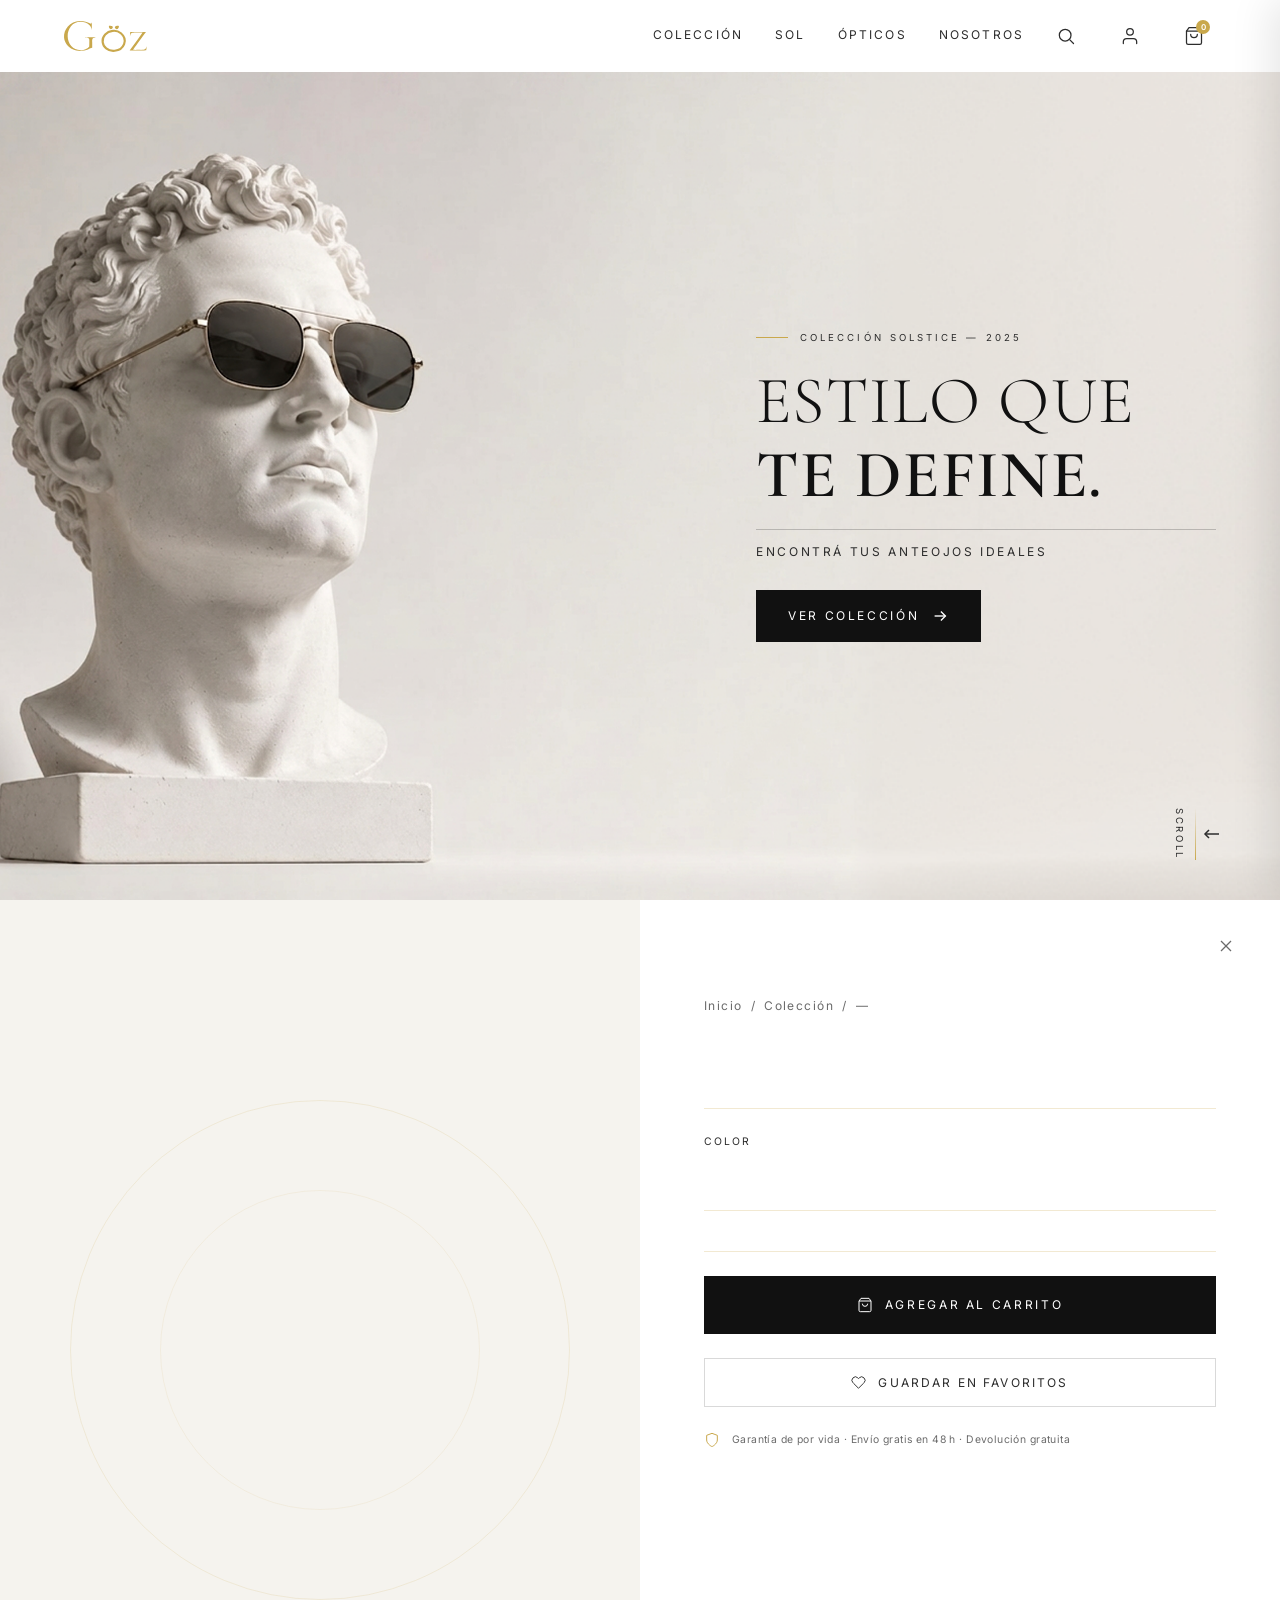
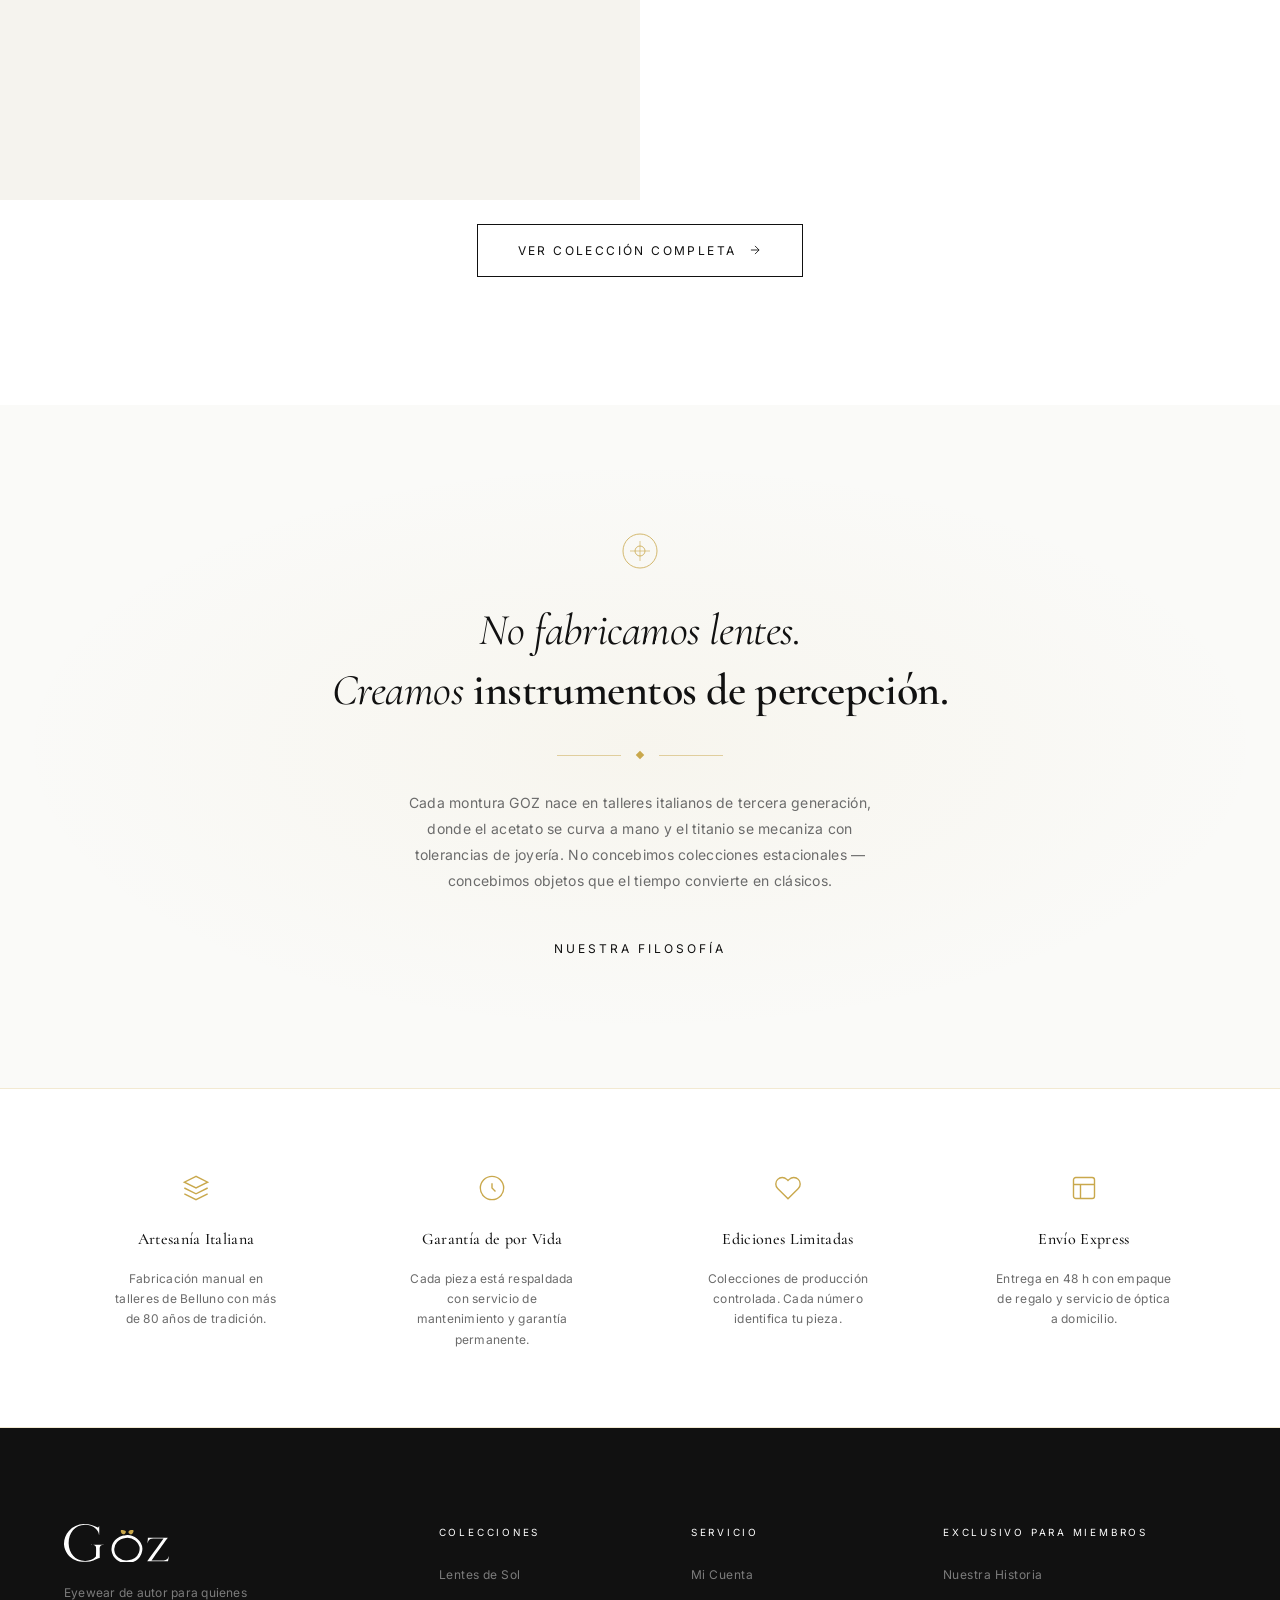
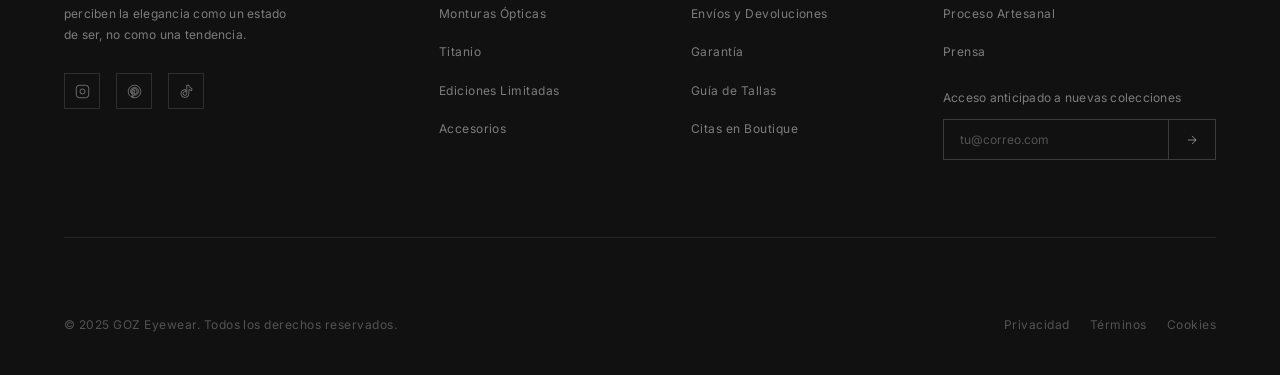
<file: index.html>
<!DOCTYPE html>
<html lang="es">
<head>
  <meta charset="UTF-8" />
  <meta name="viewport" content="width=device-width, initial-scale=1.0" />
  <meta name="description" content="GOZ — Eyewear de lujo. Lentes de sol y oftálmicos para quienes ven el mundo de manera diferente." />

  <title>GOZ — Eyewear de Lujo</title>

  <!-- Fonts -->
  <link rel="preconnect" href="https://fonts.googleapis.com" />
  <link rel="preconnect" href="https://fonts.gstatic.com" crossorigin />
  <link
    href="https://fonts.googleapis.com/css2?family=Cormorant+Garamond:ital,wght@0,300;0,400;0,500;0,600;1,300;1,400;1,500&family=Inter:wght@300;400;500&display=swap"
    rel="stylesheet"
  />

  <!-- Styles -->
  <link rel="stylesheet" href="css/variables.css" />
  <link rel="stylesheet" href="css/base.css" />
  <link rel="stylesheet" href="css/navbar.css" />
  <link rel="stylesheet" href="css/hero.css" />
  <link rel="stylesheet" href="css/products.css" />
  <link rel="stylesheet" href="css/manifesto.css" />
  <link rel="stylesheet" href="css/footer.css" />
  <link rel="stylesheet" href="css/cart.css" />
  <link rel="stylesheet" href="css/product-modal.css" />
</head>

<body>

<!-- ============================================================
     NAVBAR
     ============================================================ -->
<header class="navbar" role="banner">
  <div class="navbar__inner">

    <!-- Logo (izquierda) -->
    <a class="navbar__logo" href="#" aria-label="GÖZ Eyewear — Inicio">
      <svg class="logo-svg" viewBox="0 0 613 222" fill="none" overflow="visible" xmlns="http://www.w3.org/2000/svg" role="img" aria-label="GÖZ Eyewear">
        <!-- Ö stroke only (no fill) -->
        <path d="M359.16 73.1757C379.041 69.9256 405.885 78.2633 420.96 90.9901C477.267 138.515 443.609 212.696 375.508 220.172C354.745 223.35 328.71 214.857 312.337 202.079C297.764 190.782 288.329 174.121 286.118 155.819C280.73 111.26 317.052 77.9761 359.16 73.1757Z" fill="none" stroke="#C9A84C" stroke-width="16" stroke-linejoin="round"/>
        <!-- G (gold) -->
        <path d="M114.864 0.353822C143.341 -1.86088 168.997 6.56384 193.889 18.8399C201.487 22.5872 203.265 15.2457 205.435 9.5733C206.129 23.0648 206.258 53.2 205.331 66.3095C204.07 62.6467 203.324 57.7654 202.383 53.8613C200.242 44.9866 193.838 35.6477 187.379 29.2987C169.761 11.9656 147.044 4.85059 122.712 4.96509C62.0384 5.24981 26.215 56.2897 27.1799 113.667C28.1407 170.834 66.9014 217.835 126.511 215.594C150.499 214.687 169.944 207.291 186.508 189.687C187.011 184.201 187.059 176.761 187.265 171.122C187.366 160.952 188.155 145.258 186.792 135.48C184.564 119.488 163.688 125.646 158.271 121.923L158.539 121.087C161.723 120.405 172.346 120.7 176.284 120.678C191.209 120.584 206.134 120.591 221.059 120.7C223.715 120.715 231.526 120.208 232.974 121.672C230.962 124.048 217.915 122.309 213.712 127.207C206.67 135.412 208.685 148.626 208.739 159.096C208.829 172.187 208.851 185.272 208.806 198.363C199.848 198.553 182.304 208.748 171.678 212.636C158.677 217.326 145.062 220.106 131.261 220.872C89.1715 223.627 45.7762 209.575 20.1298 174.594C8.80282 159.145 1.36641 139.931 0.173028 120.754C-1.47468 91.2082 8.69813 62.2205 28.448 40.1836C50.6275 15.1306 81.8912 2.42219 114.864 0.353822Z" fill="#C9A84C"/>
        <!-- Z (gold) -->
        <path d="M490.14 80.8008L606.796 80.9214C591.832 99.691 574.491 124.843 560.114 144.615C544.494 166.1 525.452 191.609 511.124 213.493C528.36 214.074 545.952 213.364 563.219 213.658C569.415 213.762 576.597 213.781 582.702 213.125C586.603 212.74 590.436 211.821 594.085 210.407C606.362 205.582 608.254 197.328 612.87 186.686C612.032 195.056 609.601 207.406 608.241 216.089L607.409 217.356C602.057 218.03 576.689 217.558 569.678 217.552L486.117 217.528C490.905 211.576 496.03 204.143 500.414 197.848C526.707 160.057 556.153 123.361 581.637 85.1151C565.686 85.0453 517.406 82.8716 505.264 87.7449C493.073 92.6366 492.595 101.459 488.138 112.044L487.801 112.825C487.721 103.965 490.048 91.84 490.14 80.8008Z" fill="#C9A84C"/>
        <!-- Right dot (gold) -->
        <path d="M392.797 35.7532C404.106 34.8084 410.651 35.7398 404.014 50.0071C401.491 55.44 397.23 59.1598 391.37 60.7922C374.777 59.1947 368.084 39.7571 392.797 35.7532Z" fill="#C9A84C"/>
        <!-- Left dot (gold) -->
        <path d="M333.198 35.6804C346.675 34.822 373.004 38.2472 355.908 56.6868C339.547 69.0088 327.95 45.3487 333.198 35.6804Z" fill="#C9A84C"/>
      </svg>
    </a>

    <!-- Right: nav links + iconos -->
    <div class="navbar__right">

      <!-- Desktop nav links -->
      <nav class="navbar__links" aria-label="Navegación principal">
        <a class="navbar__link" href="#coleccion">Colección</a>
        <a class="navbar__link" href="#sol">Sol</a>
        <a class="navbar__link" href="#opticos">Ópticos</a>
        <a class="navbar__link" href="#nosotros">Nosotros</a>
      </nav>

      <button class="nav-icon-btn nav-search" aria-label="Buscar">
        <svg viewBox="0 0 24 24" fill="none" stroke="currentColor" stroke-linecap="round" stroke-linejoin="round" aria-hidden="true">
          <circle cx="11" cy="11" r="7"/><line x1="21" y1="21" x2="16.65" y2="16.65"/>
        </svg>
      </button>

      <button class="nav-icon-btn" aria-label="Mi perfil">
        <svg viewBox="0 0 24 24" fill="none" stroke="currentColor" stroke-linecap="round" stroke-linejoin="round" aria-hidden="true">
          <path d="M20 21v-2a4 4 0 0 0-4-4H8a4 4 0 0 0-4 4v2"/>
          <circle cx="12" cy="7" r="4"/>
        </svg>
      </button>

      <button class="nav-icon-btn nav-cart" aria-label="Carrito de compras, 0 artículos">
        <svg viewBox="0 0 24 24" fill="none" stroke="currentColor" stroke-linecap="round" stroke-linejoin="round" aria-hidden="true">
          <path d="M6 2 3 6v14a2 2 0 0 0 2 2h14a2 2 0 0 0 2-2V6l-3-4z"/>
          <line x1="3" y1="6" x2="21" y2="6"/>
          <path d="M16 10a4 4 0 0 1-8 0"/>
        </svg>
        <span class="nav-badge" aria-live="polite">0</span>
      </button>

      <button class="navbar__hamburger" aria-label="Menú" aria-expanded="false" aria-controls="mobile-drawer">
        <span aria-hidden="true"></span>
        <span aria-hidden="true"></span>
        <span aria-hidden="true"></span>
      </button>
    </div>
  </div>
</header>

<!-- Mobile drawer -->
<nav class="navbar__drawer" id="mobile-drawer" aria-label="Menú móvil" role="navigation">
  <a class="drawer-link" href="#coleccion">Colección</a>
  <a class="drawer-link" href="#sol">Sol</a>
  <a class="drawer-link" href="#opticos">Ópticos</a>
  <a class="drawer-link" href="#nosotros">Nosotros</a>
  <span class="gold-rule" style="opacity:0.4;"></span>
  <a class="drawer-link" href="#contacto" style="font-size:1.25rem; color: var(--color-muted);">Contacto</a>
</nav>


<!-- ============================================================
     HERO — Split Layout
     ============================================================ -->
<main>
<section class="hero" aria-label="Campaña principal">

  <!-- Background image -->
  <img class="hero__bg" src="assets/images/Background hero.png" alt="" aria-hidden="true" />

  <!-- Container alineado al navbar -->
  <div class="hero__container container">
    <div class="hero__content">

      <p class="hero__eyebrow">
        <span class="hero__eyebrow-line"></span>
        Colección Solstice — 2025
      </p>

      <h1 class="hero__headline">
        <span class="hero__line">Estilo que</span>
        <strong class="hero__line">te define.</strong>
      </h1>

      <p class="hero__sub">Encontrá tus anteojos ideales</p>

      <a class="hero__cta" href="collection.html">
        Ver Colección
        <svg viewBox="0 0 20 20" fill="none" stroke="currentColor" stroke-width="1.5" aria-hidden="true">
          <line x1="4" y1="10" x2="16" y2="10"/>
          <polyline points="11 5 16 10 11 15"/>
        </svg>
      </a>

    </div>
  </div>

  <!-- Scroll indicator -->
  <div class="hero__scroll" aria-hidden="true">
    <span class="hero__scroll-label">Scroll</span>
    <div class="hero__scroll-line"></div>
    <svg class="hero__scroll-arrow" viewBox="0 0 12 18" fill="none" stroke="currentColor" stroke-width="1.5">
      <line x1="6" y1="0" x2="6" y2="14"/>
      <polyline points="2 10 6 14 10 10"/>
    </svg>
  </div>

</section>


<!-- ============================================================
     FEATURED PRODUCTS
     ============================================================ -->
<section class="products section" id="coleccion" aria-labelledby="products-title">
  <div class="container">

    <!-- Header -->
    <div class="section-header" data-reveal>
      <p class="section-eyebrow">Colección Destacada</p>
      <h2 class="section-title" id="products-title">Lentes de Autor</h2>
      <p class="section-subtitle">
        Formas que trascienden tendencias. Materiales que el tiempo no desgasta.
      </p>
    </div>

    <!-- Filters -->
    <div class="products__filters" data-reveal data-reveal-delay="1" role="group" aria-label="Filtrar por categoría">
      <button class="filter-btn is-active" data-filter="all">Todos</button>
      <button class="filter-btn" data-filter="sol">Sol</button>
      <button class="filter-btn" data-filter="optico">Ópticos</button>
      <button class="filter-btn" data-filter="titanio">Titanio</button>
    </div>

    <!-- Grid -->
    <div class="products__grid" aria-label="Productos destacados" id="products-grid">

      <!-- ===================== CARD 1 — Arco Dorado (Hombre) ===================== -->
      <article class="product-card" data-category="sol" data-gender="male"
        data-name="Arco Dorado" data-collection="Colección Solstice" data-price="4200"
        data-desc="Montura oval de acetato italiano con bisagras de barril dorado. Lente polarizado categoría 3. Diseño clásico revisitado para el hombre contemporáneo que no negocia la elegancia."
        data-material="Acetato italiano" data-lente="Polarizado Cat. 3" data-peso="28g" data-origen="Belluno, Italia"
        data-colors="#1a1a1a,#C9A84C,#5C4033" data-color-names="Onyx,Gold,Havana"
        data-reveal data-reveal-delay="1">
        <div class="product-card__img-wrap">
          <span class="product-card__badge">Nuevo</span>
          <div class="product-card__img" style="display:flex;align-items:center;justify-content:center;">
            <svg viewBox="0 0 300 140" style="width:84%;opacity:0.88;" fill="none">
              <g stroke="#2C2C2C" stroke-width="1.4">
                <rect x="10" y="30" width="120" height="80" rx="40" fill="rgba(44,44,44,0.05)"/>
                <rect x="170" y="30" width="120" height="80" rx="40" fill="rgba(44,44,44,0.05)"/>
                <path d="M130 70 Q150 58 170 70" stroke-width="1.2"/>
                <line x1="10" y1="70" x2="-5" y2="74"/><line x1="290" y1="70" x2="305" y2="74"/>
                <ellipse cx="70" cy="70" rx="38" ry="24" stroke="rgba(44,44,44,0.18)" stroke-width="0.8"/>
                <ellipse cx="230" cy="70" rx="38" ry="24" stroke="rgba(44,44,44,0.18)" stroke-width="0.8"/>
                <line x1="28" y1="43" x2="40" y2="52" stroke="rgba(180,180,180,0.55)" stroke-width="0.8"/>
              </g>
            </svg>
          </div>
          <div class="product-card__img-hover" style="display:flex;align-items:center;justify-content:center;background:var(--color-cream);">
            <svg viewBox="0 0 300 140" style="width:84%;opacity:0.78;" fill="none">
              <g stroke="#C9A84C" stroke-width="1.4">
                <rect x="10" y="30" width="120" height="80" rx="40" fill="rgba(201,168,76,0.08)"/>
                <rect x="170" y="30" width="120" height="80" rx="40" fill="rgba(201,168,76,0.08)"/>
                <path d="M130 70 Q150 58 170 70" stroke-width="1.2"/>
                <line x1="10" y1="70" x2="-5" y2="74"/><line x1="290" y1="70" x2="305" y2="74"/>
                <circle cx="215" cy="42" r="3" fill="#C9A84C" opacity="0.6"/>
                <circle cx="85" cy="42" r="3" fill="#C9A84C" opacity="0.6"/>
              </g>
            </svg>
          </div>
          <button class="product-card__wish" aria-label="Agregar a favoritos">
            <svg viewBox="0 0 24 24" aria-hidden="true"><path d="M20.84 4.61a5.5 5.5 0 0 0-7.78 0L12 5.67l-1.06-1.06a5.5 5.5 0 0 0-7.78 7.78l1.06 1.06L12 21.23l7.78-7.78 1.06-1.06a5.5 5.5 0 0 0 0-7.78z"/></svg>
          </button>
        </div>
        <div class="product-card__info">
          <div class="product-card__crown">
            <!-- King Crown -->
            <svg viewBox="0 0 40 28" fill="#C9A84C" width="22" height="15" aria-label="Colección Hombre" xmlns="http://www.w3.org/2000/svg">
              <path d="M3,24 L3,16.5 L10,7 L15.5,14.5 L20,2 L24.5,14.5 L30,7 L37,16.5 L37,24 Z"/>
              <rect x="3" y="22.5" width="34" height="4" rx="1.2"/>
              <circle cx="20" cy="2" r="2.5"/><circle cx="10" cy="7.5" r="2"/><circle cx="30" cy="7.5" r="2"/>
              <circle cx="3" cy="17" r="1.8"/><circle cx="37" cy="17" r="1.8"/>
              <ellipse cx="12" cy="24.5" rx="2" ry="1.1" fill="rgba(0,0,0,0.28)"/>
              <ellipse cx="20" cy="24.5" rx="2" ry="1.1" fill="rgba(0,0,0,0.28)"/>
              <ellipse cx="28" cy="24.5" rx="2" ry="1.1" fill="rgba(0,0,0,0.28)"/>
            </svg>
          </div>
          <span class="product-card__collection">Colección Solstice</span>
          <h3 class="product-card__name">Arco Dorado</h3>
          <div class="product-card__meta">
            <span class="product-card__price">$4,200 MXN</span>
            <div class="product-card__colors" aria-label="Colores disponibles">
              <span class="color-swatch is-active" style="background:#1a1a1a;" title="Onyx"></span>
              <span class="color-swatch" style="background:#C9A84C;" title="Gold"></span>
              <span class="color-swatch" style="background:#5C4033;" title="Havana"></span>
            </div>
          </div>
          <button class="product-card__add">Agregar al Carrito</button>
        </div>
      </article>

      <!-- ===================== CARD 2 — Meridian Square (Mujer) ===================== -->
      <article class="product-card" data-category="optico" data-gender="female"
        data-name="Meridian Square" data-collection="Colección Archive" data-price="3600"
        data-desc="Montura cuadrada de acetato con acetato bicolor y detalles en metal. Lente oftálmico CR-39. Un clásico arquitectónico reinventado con perspectiva femenina y precisión artesanal."
        data-material="Acetato bicolor" data-lente="Oftálmico CR-39" data-peso="24g" data-origen="Belluno, Italia"
        data-colors="#8B7355,#1a1a1a,#E8DCCC" data-color-names="Camel,Onyx,Nude"
        data-reveal data-reveal-delay="2">
        <div class="product-card__img-wrap">
          <div class="product-card__img" style="display:flex;align-items:center;justify-content:center;">
            <svg viewBox="0 0 300 140" style="width:84%;opacity:0.88;" fill="none">
              <g stroke="#2C2C2C" stroke-width="1.4">
                <rect x="20" y="35" width="110" height="70" rx="10" fill="rgba(44,44,44,0.05)"/>
                <rect x="170" y="35" width="110" height="70" rx="10" fill="rgba(44,44,44,0.05)"/>
                <line x1="130" y1="70" x2="170" y2="70" stroke-width="1.2"/>
                <line x1="20" y1="70" x2="2" y2="74"/><line x1="280" y1="70" x2="298" y2="74"/>
                <rect x="30" y="44" width="90" height="52" rx="6" stroke="rgba(44,44,44,0.15)" stroke-width="0.8"/>
                <rect x="180" y="44" width="90" height="52" rx="6" stroke="rgba(44,44,44,0.15)" stroke-width="0.8"/>
              </g>
            </svg>
          </div>
          <div class="product-card__img-hover" style="display:flex;align-items:center;justify-content:center;background:var(--color-cream);">
            <svg viewBox="0 0 300 140" style="width:84%;opacity:0.78;" fill="none">
              <g stroke="#C9A84C" stroke-width="1.4">
                <rect x="20" y="35" width="110" height="70" rx="10" fill="rgba(201,168,76,0.08)"/>
                <rect x="170" y="35" width="110" height="70" rx="10" fill="rgba(201,168,76,0.08)"/>
                <line x1="130" y1="70" x2="170" y2="70" stroke-width="1.2"/>
                <line x1="20" y1="70" x2="2" y2="74"/><line x1="280" y1="70" x2="298" y2="74"/>
              </g>
            </svg>
          </div>
          <button class="product-card__wish" aria-label="Agregar a favoritos">
            <svg viewBox="0 0 24 24" aria-hidden="true"><path d="M20.84 4.61a5.5 5.5 0 0 0-7.78 0L12 5.67l-1.06-1.06a5.5 5.5 0 0 0-7.78 7.78l1.06 1.06L12 21.23l7.78-7.78 1.06-1.06a5.5 5.5 0 0 0 0-7.78z"/></svg>
          </button>
        </div>
        <div class="product-card__info">
          <div class="product-card__crown">
            <!-- Queen Crown -->
            <svg viewBox="0 0 40 28" fill="#C9A84C" width="22" height="15" aria-label="Colección Mujer" xmlns="http://www.w3.org/2000/svg">
              <path d="M3,24 Q3,14 9,9 Q12.5,6.5 15,11 Q17,4 20,2 Q23,4 25,11 Q27.5,6.5 31,9 Q37,14 37,24 Z"/>
              <rect x="3" y="22.5" width="34" height="4" rx="1.2"/>
              <circle cx="20" cy="2" r="2.5"/><circle cx="9" cy="9.5" r="2"/><circle cx="31" cy="9.5" r="2"/>
              <circle cx="15" cy="11.5" r="1.5"/><circle cx="25" cy="11.5" r="1.5"/>
              <ellipse cx="12" cy="24.5" rx="2" ry="1.1" fill="rgba(0,0,0,0.28)"/>
              <ellipse cx="20" cy="24.5" rx="2" ry="1.1" fill="rgba(0,0,0,0.28)"/>
              <ellipse cx="28" cy="24.5" rx="2" ry="1.1" fill="rgba(0,0,0,0.28)"/>
            </svg>
          </div>
          <span class="product-card__collection">Colección Archive</span>
          <h3 class="product-card__name">Meridian Square</h3>
          <div class="product-card__meta">
            <span class="product-card__price">$3,600 MXN</span>
            <div class="product-card__colors" aria-label="Colores disponibles">
              <span class="color-swatch is-active" style="background:#8B7355;" title="Camel"></span>
              <span class="color-swatch" style="background:#1a1a1a;" title="Onyx"></span>
              <span class="color-swatch" style="background:#E8DCCC;" title="Nude"></span>
            </div>
          </div>
          <button class="product-card__add">Agregar al Carrito</button>
        </div>
      </article>

      <!-- ===================== CARD 3 — Aviador Zénith (Hombre) ===================== -->
      <article class="product-card" data-category="titanio" data-gender="male"
        data-name="Aviador Zénith" data-collection="Titanio — Edición Limitada" data-price="6800"
        data-desc="Aviador de titanio aeroespacial grado 5. Ultraligero a 22 gramos. Lente de cristal mineral con tratamiento multicapa anti-reflejo. Solo 250 piezas numeradas en el mundo."
        data-material="Titanio grado 5" data-lente="Cristal mineral AR" data-peso="22g" data-origen="Sabae, Japón"
        data-colors="#C9A84C,#B5B5B5,#1a1a1a" data-color-names="Gold,Silver,Gunmetal"
        data-reveal data-reveal-delay="3">
        <div class="product-card__img-wrap">
          <span class="product-card__badge" style="background:var(--color-gold);color:#fff;">Exclusivo</span>
          <div class="product-card__img" style="display:flex;align-items:center;justify-content:center;">
            <svg viewBox="0 0 300 140" style="width:84%;opacity:0.88;" fill="none">
              <g stroke="#2C2C2C" stroke-width="1.4">
                <ellipse cx="80" cy="70" rx="65" ry="42" fill="rgba(44,44,44,0.05)"/>
                <ellipse cx="220" cy="70" rx="65" ry="42" fill="rgba(44,44,44,0.05)"/>
                <path d="M145 70 Q150 60 155 70" stroke-width="1.2"/>
                <line x1="15" y1="70" x2="-2" y2="73"/><line x1="285" y1="70" x2="302" y2="73"/>
                <ellipse cx="80" cy="70" rx="48" ry="30" stroke="rgba(44,44,44,0.15)" stroke-width="0.8"/>
                <ellipse cx="220" cy="70" rx="48" ry="30" stroke="rgba(44,44,44,0.15)" stroke-width="0.8"/>
                <line x1="38" y1="42" x2="52" y2="52" stroke="rgba(200,200,200,0.6)" stroke-width="0.9"/>
                <line x1="178" y1="42" x2="192" y2="52" stroke="rgba(200,200,200,0.6)" stroke-width="0.9"/>
              </g>
            </svg>
          </div>
          <div class="product-card__img-hover" style="display:flex;align-items:center;justify-content:center;background:var(--color-cream);">
            <svg viewBox="0 0 300 140" style="width:84%;opacity:0.78;" fill="none">
              <g stroke="#C9A84C" stroke-width="1.4">
                <ellipse cx="80" cy="70" rx="65" ry="42" fill="rgba(201,168,76,0.08)"/>
                <ellipse cx="220" cy="70" rx="65" ry="42" fill="rgba(201,168,76,0.08)"/>
                <path d="M145 70 Q150 60 155 70" stroke-width="1.2"/>
                <line x1="15" y1="70" x2="-2" y2="73"/><line x1="285" y1="70" x2="302" y2="73"/>
              </g>
            </svg>
          </div>
          <button class="product-card__wish" aria-label="Agregar a favoritos">
            <svg viewBox="0 0 24 24" aria-hidden="true"><path d="M20.84 4.61a5.5 5.5 0 0 0-7.78 0L12 5.67l-1.06-1.06a5.5 5.5 0 0 0-7.78 7.78l1.06 1.06L12 21.23l7.78-7.78 1.06-1.06a5.5 5.5 0 0 0 0-7.78z"/></svg>
          </button>
        </div>
        <div class="product-card__info">
          <div class="product-card__crown">
            <!-- King Crown -->
            <svg viewBox="0 0 40 28" fill="#C9A84C" width="22" height="15" aria-label="Colección Hombre" xmlns="http://www.w3.org/2000/svg">
              <path d="M3,24 L3,16.5 L10,7 L15.5,14.5 L20,2 L24.5,14.5 L30,7 L37,16.5 L37,24 Z"/>
              <rect x="3" y="22.5" width="34" height="4" rx="1.2"/>
              <circle cx="20" cy="2" r="2.5"/><circle cx="10" cy="7.5" r="2"/><circle cx="30" cy="7.5" r="2"/>
              <circle cx="3" cy="17" r="1.8"/><circle cx="37" cy="17" r="1.8"/>
              <ellipse cx="12" cy="24.5" rx="2" ry="1.1" fill="rgba(0,0,0,0.28)"/>
              <ellipse cx="20" cy="24.5" rx="2" ry="1.1" fill="rgba(0,0,0,0.28)"/>
              <ellipse cx="28" cy="24.5" rx="2" ry="1.1" fill="rgba(0,0,0,0.28)"/>
            </svg>
          </div>
          <span class="product-card__collection">Titanio — Ed. Limitada</span>
          <h3 class="product-card__name">Aviador Zénith</h3>
          <div class="product-card__meta">
            <span class="product-card__price">$6,800 MXN</span>
            <div class="product-card__colors" aria-label="Colores disponibles">
              <span class="color-swatch is-active" style="background:#C9A84C;" title="Gold"></span>
              <span class="color-swatch" style="background:#B5B5B5;" title="Silver"></span>
              <span class="color-swatch" style="background:#1a1a1a;" title="Gunmetal"></span>
            </div>
          </div>
          <button class="product-card__add">Agregar al Carrito</button>
        </div>
      </article>

      <!-- ===================== CARD 4 — Eclipse Oval (Mujer) ===================== -->
      <article class="product-card" data-category="sol" data-gender="female"
        data-name="Eclipse Oval" data-collection="Colección Solstice" data-price="3900"
        data-desc="Montura oval cat-eye en acetato japonés premium. Lente polarizado con tratamiento espejo dorado. La pieza definitiva para quienes dominan cada entrada con gracia e intención."
        data-material="Acetato japonés" data-lente="Polarizado espejo" data-peso="26g" data-origen="Sabae, Japón"
        data-colors="#1a1a1a,#5C4033,#C9A84C" data-color-names="Onyx,Havana,Gold"
        data-reveal data-reveal-delay="4">
        <div class="product-card__img-wrap">
          <div class="product-card__img" style="display:flex;align-items:center;justify-content:center;">
            <svg viewBox="0 0 300 140" style="width:84%;opacity:0.88;" fill="none">
              <g stroke="#2C2C2C" stroke-width="1.4">
                <path d="M15 70 Q15 35 75 35 Q135 35 130 70 Q135 105 75 105 Q15 105 15 70Z" fill="rgba(44,44,44,0.05)"/>
                <path d="M170 70 Q170 35 230 35 Q285 35 285 70 Q285 105 230 105 Q170 105 170 70Z" fill="rgba(44,44,44,0.05)"/>
                <path d="M130 70 Q150 60 170 70" stroke-width="1.2"/>
                <line x1="15" y1="70" x2="-2" y2="73"/><line x1="285" y1="70" x2="302" y2="73"/>
                <line x1="30" y1="46" x2="44" y2="56" stroke="rgba(180,180,180,0.55)" stroke-width="0.9"/>
              </g>
            </svg>
          </div>
          <div class="product-card__img-hover" style="display:flex;align-items:center;justify-content:center;background:var(--color-cream);">
            <svg viewBox="0 0 300 140" style="width:84%;opacity:0.78;" fill="none">
              <g stroke="#C9A84C" stroke-width="1.4">
                <path d="M15 70 Q15 35 75 35 Q135 35 130 70 Q135 105 75 105 Q15 105 15 70Z" fill="rgba(201,168,76,0.08)"/>
                <path d="M170 70 Q170 35 230 35 Q285 35 285 70 Q285 105 230 105 Q170 105 170 70Z" fill="rgba(201,168,76,0.08)"/>
                <path d="M130 70 Q150 60 170 70" stroke-width="1.2"/>
                <line x1="15" y1="70" x2="-2" y2="73"/><line x1="285" y1="70" x2="302" y2="73"/>
              </g>
            </svg>
          </div>
          <button class="product-card__wish" aria-label="Agregar a favoritos">
            <svg viewBox="0 0 24 24" aria-hidden="true"><path d="M20.84 4.61a5.5 5.5 0 0 0-7.78 0L12 5.67l-1.06-1.06a5.5 5.5 0 0 0-7.78 7.78l1.06 1.06L12 21.23l7.78-7.78 1.06-1.06a5.5 5.5 0 0 0 0-7.78z"/></svg>
          </button>
        </div>
        <div class="product-card__info">
          <div class="product-card__crown">
            <!-- Queen Crown -->
            <svg viewBox="0 0 40 28" fill="#C9A84C" width="22" height="15" aria-label="Colección Mujer" xmlns="http://www.w3.org/2000/svg">
              <path d="M3,24 Q3,14 9,9 Q12.5,6.5 15,11 Q17,4 20,2 Q23,4 25,11 Q27.5,6.5 31,9 Q37,14 37,24 Z"/>
              <rect x="3" y="22.5" width="34" height="4" rx="1.2"/>
              <circle cx="20" cy="2" r="2.5"/><circle cx="9" cy="9.5" r="2"/><circle cx="31" cy="9.5" r="2"/>
              <circle cx="15" cy="11.5" r="1.5"/><circle cx="25" cy="11.5" r="1.5"/>
              <ellipse cx="12" cy="24.5" rx="2" ry="1.1" fill="rgba(0,0,0,0.28)"/>
              <ellipse cx="20" cy="24.5" rx="2" ry="1.1" fill="rgba(0,0,0,0.28)"/>
              <ellipse cx="28" cy="24.5" rx="2" ry="1.1" fill="rgba(0,0,0,0.28)"/>
            </svg>
          </div>
          <span class="product-card__collection">Colección Solstice</span>
          <h3 class="product-card__name">Eclipse Oval</h3>
          <div class="product-card__meta">
            <span class="product-card__price">$3,900 MXN</span>
            <div class="product-card__colors" aria-label="Colores disponibles">
              <span class="color-swatch is-active" style="background:#1a1a1a;" title="Onyx"></span>
              <span class="color-swatch" style="background:#5C4033;" title="Havana"></span>
              <span class="color-swatch" style="background:#C9A84C;" title="Gold"></span>
            </div>
          </div>
          <button class="product-card__add">Agregar al Carrito</button>
        </div>
      </article>

      <!-- ===================== CARD 5 — Luna Cat (Mujer) — OCULTA ===================== -->
      <article class="product-card is-hidden" data-category="sol" data-gender="female"
        data-name="Luna Cat" data-collection="Colección Noctis" data-price="4500"
        data-desc="Cat-eye de acetato con punta elevada y detalle dorado en las patillas. Lente degradado polarizado. Diseñado para quien lleva la audacia como segunda piel."
        data-material="Acetato italiano" data-lente="Degradado polarizado" data-peso="27g" data-origen="Belluno, Italia"
        data-colors="#2C1810,#C9A84C,#1a1a1a" data-color-names="Tortoise,Gold,Onyx">
        <div class="product-card__img-wrap">
          <span class="product-card__badge" style="background:#2C1810;color:#C9A84C;">Noctis</span>
          <div class="product-card__img" style="display:flex;align-items:center;justify-content:center;">
            <svg viewBox="0 0 300 140" style="width:84%;opacity:0.88;" fill="none">
              <g stroke="#2C2C2C" stroke-width="1.4">
                <!-- Cat-eye left: lower left, higher right -->
                <path d="M10 80 Q10 40 70 35 Q128 30 128 70 Q128 100 70 105 Q10 108 10 80Z" fill="rgba(44,44,44,0.05)"/>
                <path d="M172 70 Q172 30 230 35 Q290 40 290 80 Q290 108 230 105 Q172 100 172 70Z" fill="rgba(44,44,44,0.05)"/>
                <path d="M128 70 Q150 58 172 70" stroke-width="1.2"/>
                <line x1="10" y1="80" x2="-4" y2="84"/><line x1="290" y1="80" x2="304" y2="84"/>
              </g>
            </svg>
          </div>
          <div class="product-card__img-hover" style="display:flex;align-items:center;justify-content:center;background:var(--color-cream);">
            <svg viewBox="0 0 300 140" style="width:84%;opacity:0.78;" fill="none">
              <g stroke="#C9A84C" stroke-width="1.4">
                <path d="M10 80 Q10 40 70 35 Q128 30 128 70 Q128 100 70 105 Q10 108 10 80Z" fill="rgba(201,168,76,0.08)"/>
                <path d="M172 70 Q172 30 230 35 Q290 40 290 80 Q290 108 230 105 Q172 100 172 70Z" fill="rgba(201,168,76,0.08)"/>
                <path d="M128 70 Q150 58 172 70" stroke-width="1.2"/>
                <line x1="10" y1="80" x2="-4" y2="84"/><line x1="290" y1="80" x2="304" y2="84"/>
              </g>
            </svg>
          </div>
          <button class="product-card__wish" aria-label="Agregar a favoritos">
            <svg viewBox="0 0 24 24" aria-hidden="true"><path d="M20.84 4.61a5.5 5.5 0 0 0-7.78 0L12 5.67l-1.06-1.06a5.5 5.5 0 0 0-7.78 7.78l1.06 1.06L12 21.23l7.78-7.78 1.06-1.06a5.5 5.5 0 0 0 0-7.78z"/></svg>
          </button>
        </div>
        <div class="product-card__info">
          <div class="product-card__crown">
            <!-- Queen Crown -->
            <svg viewBox="0 0 40 28" fill="#C9A84C" width="22" height="15" aria-label="Colección Mujer" xmlns="http://www.w3.org/2000/svg">
              <path d="M3,24 Q3,14 9,9 Q12.5,6.5 15,11 Q17,4 20,2 Q23,4 25,11 Q27.5,6.5 31,9 Q37,14 37,24 Z"/>
              <rect x="3" y="22.5" width="34" height="4" rx="1.2"/>
              <circle cx="20" cy="2" r="2.5"/><circle cx="9" cy="9.5" r="2"/><circle cx="31" cy="9.5" r="2"/>
              <circle cx="15" cy="11.5" r="1.5"/><circle cx="25" cy="11.5" r="1.5"/>
              <ellipse cx="12" cy="24.5" rx="2" ry="1.1" fill="rgba(0,0,0,0.28)"/>
              <ellipse cx="20" cy="24.5" rx="2" ry="1.1" fill="rgba(0,0,0,0.28)"/>
              <ellipse cx="28" cy="24.5" rx="2" ry="1.1" fill="rgba(0,0,0,0.28)"/>
            </svg>
          </div>
          <span class="product-card__collection">Colección Noctis</span>
          <h3 class="product-card__name">Luna Cat</h3>
          <div class="product-card__meta">
            <span class="product-card__price">$4,500 MXN</span>
            <div class="product-card__colors" aria-label="Colores disponibles">
              <span class="color-swatch is-active" style="background:#2C1810;" title="Tortoise"></span>
              <span class="color-swatch" style="background:#C9A84C;" title="Gold"></span>
              <span class="color-swatch" style="background:#1a1a1a;" title="Onyx"></span>
            </div>
          </div>
          <button class="product-card__add">Agregar al Carrito</button>
        </div>
      </article>

      <!-- ===================== CARD 6 — Navigator Pro (Hombre) — OCULTA ===================== -->
      <article class="product-card is-hidden" data-category="sol" data-gender="male"
        data-name="Navigator Pro" data-collection="Colección Archive" data-price="5200"
        data-desc="Piloto de gran formato con lente espejo plano. Montura de acetato grueso con bisagras de titanio. Una declaración de autoridad para el hombre que traza su propio rumbo."
        data-material="Acetato grueso + titanio" data-lente="Espejo plano Cat. 4" data-peso="32g" data-origen="Belluno, Italia"
        data-colors="#1a1a1a,#3D2B1F,#B5B5B5" data-color-names="Onyx,Espresso,Silver">
        <div class="product-card__img-wrap">
          <div class="product-card__img" style="display:flex;align-items:center;justify-content:center;">
            <svg viewBox="0 0 300 140" style="width:84%;opacity:0.88;" fill="none">
              <g stroke="#2C2C2C" stroke-width="1.6">
                <rect x="8" y="38" width="128" height="64" rx="6" fill="rgba(44,44,44,0.06)"/>
                <rect x="164" y="38" width="128" height="64" rx="6" fill="rgba(44,44,44,0.06)"/>
                <line x1="136" y1="70" x2="164" y2="70" stroke-width="1.3"/>
                <line x1="8" y1="70" x2="-6" y2="73"/><line x1="292" y1="70" x2="306" y2="73"/>
                <rect x="18" y="48" width="108" height="44" rx="4" stroke="rgba(44,44,44,0.15)" stroke-width="0.8"/>
                <rect x="174" y="48" width="108" height="44" rx="4" stroke="rgba(44,44,44,0.15)" stroke-width="0.8"/>
                <line x1="22" y1="52" x2="40" y2="64" stroke="rgba(180,180,180,0.5)" stroke-width="0.9"/>
              </g>
            </svg>
          </div>
          <div class="product-card__img-hover" style="display:flex;align-items:center;justify-content:center;background:var(--color-cream);">
            <svg viewBox="0 0 300 140" style="width:84%;opacity:0.78;" fill="none">
              <g stroke="#C9A84C" stroke-width="1.6">
                <rect x="8" y="38" width="128" height="64" rx="6" fill="rgba(201,168,76,0.08)"/>
                <rect x="164" y="38" width="128" height="64" rx="6" fill="rgba(201,168,76,0.08)"/>
                <line x1="136" y1="70" x2="164" y2="70" stroke-width="1.3"/>
                <line x1="8" y1="70" x2="-6" y2="73"/><line x1="292" y1="70" x2="306" y2="73"/>
              </g>
            </svg>
          </div>
          <button class="product-card__wish" aria-label="Agregar a favoritos">
            <svg viewBox="0 0 24 24" aria-hidden="true"><path d="M20.84 4.61a5.5 5.5 0 0 0-7.78 0L12 5.67l-1.06-1.06a5.5 5.5 0 0 0-7.78 7.78l1.06 1.06L12 21.23l7.78-7.78 1.06-1.06a5.5 5.5 0 0 0 0-7.78z"/></svg>
          </button>
        </div>
        <div class="product-card__info">
          <div class="product-card__crown">
            <!-- King Crown -->
            <svg viewBox="0 0 40 28" fill="#C9A84C" width="22" height="15" aria-label="Colección Hombre" xmlns="http://www.w3.org/2000/svg">
              <path d="M3,24 L3,16.5 L10,7 L15.5,14.5 L20,2 L24.5,14.5 L30,7 L37,16.5 L37,24 Z"/>
              <rect x="3" y="22.5" width="34" height="4" rx="1.2"/>
              <circle cx="20" cy="2" r="2.5"/><circle cx="10" cy="7.5" r="2"/><circle cx="30" cy="7.5" r="2"/>
              <circle cx="3" cy="17" r="1.8"/><circle cx="37" cy="17" r="1.8"/>
              <ellipse cx="12" cy="24.5" rx="2" ry="1.1" fill="rgba(0,0,0,0.28)"/>
              <ellipse cx="20" cy="24.5" rx="2" ry="1.1" fill="rgba(0,0,0,0.28)"/>
              <ellipse cx="28" cy="24.5" rx="2" ry="1.1" fill="rgba(0,0,0,0.28)"/>
            </svg>
          </div>
          <span class="product-card__collection">Colección Archive</span>
          <h3 class="product-card__name">Navigator Pro</h3>
          <div class="product-card__meta">
            <span class="product-card__price">$5,200 MXN</span>
            <div class="product-card__colors" aria-label="Colores disponibles">
              <span class="color-swatch is-active" style="background:#1a1a1a;" title="Onyx"></span>
              <span class="color-swatch" style="background:#3D2B1F;" title="Espresso"></span>
              <span class="color-swatch" style="background:#B5B5B5;" title="Silver"></span>
            </div>
          </div>
          <button class="product-card__add">Agregar al Carrito</button>
        </div>
      </article>

      <!-- ===================== CARD 7 — Aura Round (Mujer) — OCULTA ===================== -->
      <article class="product-card is-hidden" data-category="optico" data-gender="female"
        data-name="Aura Round" data-collection="Colección Noctis" data-price="3200"
        data-desc="Montura redonda de acetato fino con puente keyhole en metal dorado. Lente oftálmico de alta definición. Delicadeza y precisión para la mujer que define su propio estilo."
        data-material="Acetato fino + metal" data-lente="Oftálmico HD" data-peso="21g" data-origen="Belluno, Italia"
        data-colors="#E8DCCC,#C9A84C,#F5C6C6" data-color-names="Nude,Gold,Rosa">
        <div class="product-card__img-wrap">
          <div class="product-card__img" style="display:flex;align-items:center;justify-content:center;">
            <svg viewBox="0 0 300 140" style="width:84%;opacity:0.88;" fill="none">
              <g stroke="#2C2C2C" stroke-width="1.4">
                <circle cx="75" cy="70" r="52" fill="rgba(44,44,44,0.05)"/>
                <circle cx="225" cy="70" r="52" fill="rgba(44,44,44,0.05)"/>
                <path d="M127 70 Q150 60 173 70" stroke-width="1.2"/>
                <line x1="23" y1="70" x2="6" y2="73"/><line x1="277" y1="70" x2="294" y2="73"/>
                <circle cx="75" cy="70" r="38" stroke="rgba(44,44,44,0.15)" stroke-width="0.8"/>
                <circle cx="225" cy="70" r="38" stroke="rgba(44,44,44,0.15)" stroke-width="0.8"/>
              </g>
            </svg>
          </div>
          <div class="product-card__img-hover" style="display:flex;align-items:center;justify-content:center;background:var(--color-cream);">
            <svg viewBox="0 0 300 140" style="width:84%;opacity:0.78;" fill="none">
              <g stroke="#C9A84C" stroke-width="1.4">
                <circle cx="75" cy="70" r="52" fill="rgba(201,168,76,0.08)"/>
                <circle cx="225" cy="70" r="52" fill="rgba(201,168,76,0.08)"/>
                <path d="M127 70 Q150 60 173 70" stroke-width="1.2"/>
                <line x1="23" y1="70" x2="6" y2="73"/><line x1="277" y1="70" x2="294" y2="73"/>
              </g>
            </svg>
          </div>
          <button class="product-card__wish" aria-label="Agregar a favoritos">
            <svg viewBox="0 0 24 24" aria-hidden="true"><path d="M20.84 4.61a5.5 5.5 0 0 0-7.78 0L12 5.67l-1.06-1.06a5.5 5.5 0 0 0-7.78 7.78l1.06 1.06L12 21.23l7.78-7.78 1.06-1.06a5.5 5.5 0 0 0 0-7.78z"/></svg>
          </button>
        </div>
        <div class="product-card__info">
          <div class="product-card__crown">
            <!-- Queen Crown -->
            <svg viewBox="0 0 40 28" fill="#C9A84C" width="22" height="15" aria-label="Colección Mujer" xmlns="http://www.w3.org/2000/svg">
              <path d="M3,24 Q3,14 9,9 Q12.5,6.5 15,11 Q17,4 20,2 Q23,4 25,11 Q27.5,6.5 31,9 Q37,14 37,24 Z"/>
              <rect x="3" y="22.5" width="34" height="4" rx="1.2"/>
              <circle cx="20" cy="2" r="2.5"/><circle cx="9" cy="9.5" r="2"/><circle cx="31" cy="9.5" r="2"/>
              <circle cx="15" cy="11.5" r="1.5"/><circle cx="25" cy="11.5" r="1.5"/>
              <ellipse cx="12" cy="24.5" rx="2" ry="1.1" fill="rgba(0,0,0,0.28)"/>
              <ellipse cx="20" cy="24.5" rx="2" ry="1.1" fill="rgba(0,0,0,0.28)"/>
              <ellipse cx="28" cy="24.5" rx="2" ry="1.1" fill="rgba(0,0,0,0.28)"/>
            </svg>
          </div>
          <span class="product-card__collection">Colección Noctis</span>
          <h3 class="product-card__name">Aura Round</h3>
          <div class="product-card__meta">
            <span class="product-card__price">$3,200 MXN</span>
            <div class="product-card__colors" aria-label="Colores disponibles">
              <span class="color-swatch is-active" style="background:#E8DCCC;" title="Nude"></span>
              <span class="color-swatch" style="background:#C9A84C;" title="Gold"></span>
              <span class="color-swatch" style="background:#F5C6C6;" title="Rosa"></span>
            </div>
          </div>
          <button class="product-card__add">Agregar al Carrito</button>
        </div>
      </article>

      <!-- ===================== CARD 8 — Dux Classic (Hombre) — OCULTA ===================== -->
      <article class="product-card is-hidden" data-category="titanio" data-gender="male"
        data-name="Dux Classic" data-collection="Titanio — Colección Dux" data-price="7500"
        data-desc="El hombre que usa Dux no sigue tendencias — las define. Titanio beta de elasticidad superior, lente de cristal Zeiss con tratamiento fotocromático. La pieza más técnica de GOZ."
        data-material="Titanio beta" data-lente="Zeiss fotocromático" data-peso="19g" data-origen="Sabae, Japón"
        data-colors="#B5B5B5,#1a1a1a,#C9A84C" data-color-names="Silver,Gunmetal,Gold">
        <div class="product-card__img-wrap">
          <span class="product-card__badge" style="background:var(--color-ink);color:#C9A84C;">Premium</span>
          <div class="product-card__img" style="display:flex;align-items:center;justify-content:center;">
            <svg viewBox="0 0 300 140" style="width:84%;opacity:0.88;" fill="none">
              <g stroke="#2C2C2C" stroke-width="1.3">
                <!-- Slim rectangular titanium -->
                <rect x="10" y="50" width="128" height="40" rx="4" fill="rgba(44,44,44,0.05)"/>
                <rect x="162" y="50" width="128" height="40" rx="4" fill="rgba(44,44,44,0.05)"/>
                <line x1="138" y1="70" x2="162" y2="70" stroke-width="1.1"/>
                <line x1="10" y1="70" x2="-5" y2="72"/><line x1="290" y1="70" x2="305" y2="72"/>
                <rect x="18" y="56" width="112" height="28" rx="2" stroke="rgba(44,44,44,0.13)" stroke-width="0.7"/>
                <rect x="170" y="56" width="112" height="28" rx="2" stroke="rgba(44,44,44,0.13)" stroke-width="0.7"/>
                <!-- Screw details -->
                <circle cx="22" cy="59" r="1.5" fill="rgba(44,44,44,0.2)"/>
                <circle cx="278" cy="59" r="1.5" fill="rgba(44,44,44,0.2)"/>
                <circle cx="22" cy="81" r="1.5" fill="rgba(44,44,44,0.2)"/>
                <circle cx="278" cy="81" r="1.5" fill="rgba(44,44,44,0.2)"/>
              </g>
            </svg>
          </div>
          <div class="product-card__img-hover" style="display:flex;align-items:center;justify-content:center;background:var(--color-cream);">
            <svg viewBox="0 0 300 140" style="width:84%;opacity:0.78;" fill="none">
              <g stroke="#C9A84C" stroke-width="1.3">
                <rect x="10" y="50" width="128" height="40" rx="4" fill="rgba(201,168,76,0.08)"/>
                <rect x="162" y="50" width="128" height="40" rx="4" fill="rgba(201,168,76,0.08)"/>
                <line x1="138" y1="70" x2="162" y2="70" stroke-width="1.1"/>
                <line x1="10" y1="70" x2="-5" y2="72"/><line x1="290" y1="70" x2="305" y2="72"/>
                <circle cx="22" cy="59" r="1.5" fill="#C9A84C" opacity="0.5"/>
                <circle cx="278" cy="59" r="1.5" fill="#C9A84C" opacity="0.5"/>
              </g>
            </svg>
          </div>
          <button class="product-card__wish" aria-label="Agregar a favoritos">
            <svg viewBox="0 0 24 24" aria-hidden="true"><path d="M20.84 4.61a5.5 5.5 0 0 0-7.78 0L12 5.67l-1.06-1.06a5.5 5.5 0 0 0-7.78 7.78l1.06 1.06L12 21.23l7.78-7.78 1.06-1.06a5.5 5.5 0 0 0 0-7.78z"/></svg>
          </button>
        </div>
        <div class="product-card__info">
          <div class="product-card__crown">
            <!-- King Crown -->
            <svg viewBox="0 0 40 28" fill="#C9A84C" width="22" height="15" aria-label="Colección Hombre" xmlns="http://www.w3.org/2000/svg">
              <path d="M3,24 L3,16.5 L10,7 L15.5,14.5 L20,2 L24.5,14.5 L30,7 L37,16.5 L37,24 Z"/>
              <rect x="3" y="22.5" width="34" height="4" rx="1.2"/>
              <circle cx="20" cy="2" r="2.5"/><circle cx="10" cy="7.5" r="2"/><circle cx="30" cy="7.5" r="2"/>
              <circle cx="3" cy="17" r="1.8"/><circle cx="37" cy="17" r="1.8"/>
              <ellipse cx="12" cy="24.5" rx="2" ry="1.1" fill="rgba(0,0,0,0.28)"/>
              <ellipse cx="20" cy="24.5" rx="2" ry="1.1" fill="rgba(0,0,0,0.28)"/>
              <ellipse cx="28" cy="24.5" rx="2" ry="1.1" fill="rgba(0,0,0,0.28)"/>
            </svg>
          </div>
          <span class="product-card__collection">Titanio — Colección Dux</span>
          <h3 class="product-card__name">Dux Classic</h3>
          <div class="product-card__meta">
            <span class="product-card__price">$7,500 MXN</span>
            <div class="product-card__colors" aria-label="Colores disponibles">
              <span class="color-swatch is-active" style="background:#B5B5B5;" title="Silver"></span>
              <span class="color-swatch" style="background:#1a1a1a;" title="Gunmetal"></span>
              <span class="color-swatch" style="background:#C9A84C;" title="Gold"></span>
            </div>
          </div>
          <button class="product-card__add">Agregar al Carrito</button>
        </div>
      </article>

    </div><!-- /grid -->

    <!-- View all CTA -->
    <div class="products__cta-row" data-reveal>
      <a class="btn-outlined" href="collection.html">
        Ver Colección Completa
        <svg viewBox="0 0 24 24" width="14" height="14" fill="none" stroke="currentColor" stroke-width="1.5" aria-hidden="true">
          <line x1="5" y1="12" x2="19" y2="12"/><polyline points="12 5 19 12 12 19"/>
        </svg>
      </a>
    </div>

  </div>
</section>


<!-- ============================================================
     MANIFESTO / BRAND STORY
     ============================================================ -->
<section class="manifesto section" id="nosotros" aria-labelledby="manifesto-title">
  <div class="container">
    <div class="manifesto__inner">

      <!-- Decorative icon -->
      <div class="manifesto__icon" data-reveal aria-hidden="true">
        <svg viewBox="0 0 36 36" fill="none">
          <circle cx="18" cy="18" r="17" stroke="currentColor" stroke-width="0.8"/>
          <path d="M18 8v20M8 18h20" stroke="currentColor" stroke-width="0.6"/>
          <circle cx="18" cy="18" r="5" stroke="currentColor" stroke-width="0.8"/>
        </svg>
      </div>

      <blockquote class="manifesto__quote" data-reveal data-reveal-delay="1" id="manifesto-title">
        No fabricamos lentes.<br/>
        Creamos <strong>instrumentos de percepción.</strong>
      </blockquote>

      <div class="manifesto__rule" data-reveal data-reveal-delay="2" aria-hidden="true">
        <div class="manifesto__rule-diamond"></div>
      </div>

      <p class="manifesto__body" data-reveal data-reveal-delay="2">
        Cada montura GOZ nace en talleres italianos de tercera generación, donde el
        acetato se curva a mano y el titanio se mecaniza con tolerancias de joyería.
        No concebimos colecciones estacionales — concebimos objetos que el tiempo
        convierte en clásicos.
      </p>

      <a class="manifesto__link" href="#" data-reveal data-reveal-delay="3">
        Nuestra filosofía
      </a>

    </div>
  </div>
</section>


<!-- ============================================================
     PILLARS / WHY GOZ
     ============================================================ -->
<section class="pillars" aria-label="Por qué elegir GOZ">
  <div class="container">
    <div class="pillars__grid">

      <div class="pillar" data-reveal>
        <div class="pillar__icon" aria-hidden="true">
          <svg viewBox="0 0 24 24"><path d="M12 2L2 7l10 5 10-5-10-5z"/><path d="M2 17l10 5 10-5"/><path d="M2 12l10 5 10-5"/></svg>
        </div>
        <h3 class="pillar__title">Artesanía Italiana</h3>
        <p class="pillar__text">Fabricación manual en talleres de Belluno con más de 80 años de tradición.</p>
      </div>

      <div class="pillar" data-reveal data-reveal-delay="1">
        <div class="pillar__icon" aria-hidden="true">
          <svg viewBox="0 0 24 24"><circle cx="12" cy="12" r="10"/><path d="M12 8v4l3 3"/></svg>
        </div>
        <h3 class="pillar__title">Garantía de por Vida</h3>
        <p class="pillar__text">Cada pieza está respaldada con servicio de mantenimiento y garantía permanente.</p>
      </div>

      <div class="pillar" data-reveal data-reveal-delay="2">
        <div class="pillar__icon" aria-hidden="true">
          <svg viewBox="0 0 24 24"><path d="M20.84 4.61a5.5 5.5 0 0 0-7.78 0L12 5.67l-1.06-1.06a5.5 5.5 0 0 0-7.78 7.78l1.06 1.06L12 21.23l7.78-7.78 1.06-1.06a5.5 5.5 0 0 0 0-7.78z"/></svg>
        </div>
        <h3 class="pillar__title">Ediciones Limitadas</h3>
        <p class="pillar__text">Colecciones de producción controlada. Cada número identifica tu pieza.</p>
      </div>

      <div class="pillar" data-reveal data-reveal-delay="3">
        <div class="pillar__icon" aria-hidden="true">
          <svg viewBox="0 0 24 24"><rect x="3" y="3" width="18" height="18" rx="2"/><path d="M3 9h18M9 21V9"/></svg>
        </div>
        <h3 class="pillar__title">Envío Express</h3>
        <p class="pillar__text">Entrega en 48 h con empaque de regalo y servicio de óptica a domicilio.</p>
      </div>

    </div>
  </div>
</section>

</main>


<!-- ============================================================
     FOOTER
     ============================================================ -->
<footer class="footer" id="contacto" aria-label="Pie de página">
  <div class="container">

    <div class="footer__grid">

      <!-- Brand column -->
      <div class="footer__brand">
        <a class="footer__logo" href="#" aria-label="GÖZ Eyewear — Inicio">
          <svg class="logo-svg" viewBox="0 0 613 222" fill="none" xmlns="http://www.w3.org/2000/svg" role="img" aria-label="GÖZ Eyewear">
            <!-- Ö stroke only (no fill) -->
            <path d="M359.16 73.1757C379.041 69.9256 405.885 78.2633 420.96 90.9901C477.267 138.515 443.609 212.696 375.508 220.172C354.745 223.35 328.71 214.857 312.337 202.079C297.764 190.782 288.329 174.121 286.118 155.819C280.73 111.26 317.052 77.9761 359.16 73.1757Z" fill="none" stroke="#FEFEFE" stroke-width="16" stroke-linejoin="round"/>
            <!-- G (white) -->
            <path d="M114.864 0.353822C143.341 -1.86088 168.997 6.56384 193.889 18.8399C201.487 22.5872 203.265 15.2457 205.435 9.5733C206.129 23.0648 206.258 53.2 205.331 66.3095C204.07 62.6467 203.324 57.7654 202.383 53.8613C200.242 44.9866 193.838 35.6477 187.379 29.2987C169.761 11.9656 147.044 4.85059 122.712 4.96509C62.0384 5.24981 26.215 56.2897 27.1799 113.667C28.1407 170.834 66.9014 217.835 126.511 215.594C150.499 214.687 169.944 207.291 186.508 189.687C187.011 184.201 187.059 176.761 187.265 171.122C187.366 160.952 188.155 145.258 186.792 135.48C184.564 119.488 163.688 125.646 158.271 121.923L158.539 121.087C161.723 120.405 172.346 120.7 176.284 120.678C191.209 120.584 206.134 120.591 221.059 120.7C223.715 120.715 231.526 120.208 232.974 121.672C230.962 124.048 217.915 122.309 213.712 127.207C206.67 135.412 208.685 148.626 208.739 159.096C208.829 172.187 208.851 185.272 208.806 198.363C199.848 198.553 182.304 208.748 171.678 212.636C158.677 217.326 145.062 220.106 131.261 220.872C89.1715 223.627 45.7762 209.575 20.1298 174.594C8.80282 159.145 1.36641 139.931 0.173028 120.754C-1.47468 91.2082 8.69813 62.2205 28.448 40.1836C50.6275 15.1306 81.8912 2.42219 114.864 0.353822Z" fill="#FEFEFE"/>
            <!-- Z (white) -->
            <path d="M490.14 80.8008L606.796 80.9214C591.832 99.691 574.491 124.843 560.114 144.615C544.494 166.1 525.452 191.609 511.124 213.493C528.36 214.074 545.952 213.364 563.219 213.658C569.415 213.762 576.597 213.781 582.702 213.125C586.603 212.74 590.436 211.821 594.085 210.407C606.362 205.582 608.254 197.328 612.87 186.686C612.032 195.056 609.601 207.406 608.241 216.089L607.409 217.356C602.057 218.03 576.689 217.558 569.678 217.552L486.117 217.528C490.905 211.576 496.03 204.143 500.414 197.848C526.707 160.057 556.153 123.361 581.637 85.1151C565.686 85.0453 517.406 82.8716 505.264 87.7449C493.073 92.6366 492.595 101.459 488.138 112.044L487.801 112.825C487.721 103.965 490.048 91.84 490.14 80.8008Z" fill="#FEFEFE"/>
            <!-- Right dot (gold) -->
            <path d="M392.797 35.7532C404.106 34.8084 410.651 35.7398 404.014 50.0071C401.491 55.44 397.23 59.1598 391.37 60.7922C374.777 59.1947 368.084 39.7571 392.797 35.7532Z" fill="#C9A84C"/>
            <!-- Left dot (gold) -->
            <path d="M333.198 35.6804C346.675 34.822 373.004 38.2472 355.908 56.6868C339.547 69.0088 327.95 45.3487 333.198 35.6804Z" fill="#C9A84C"/>
          </svg>
        </a>
        <p class="footer__tagline">
          Eyewear de autor para quienes perciben la elegancia como un estado de ser, no como una tendencia.
        </p>
        <div class="footer__socials" aria-label="Redes sociales">
          <a class="social-link" href="#" aria-label="Instagram">
            <svg viewBox="0 0 24 24" aria-hidden="true"><rect x="2" y="2" width="20" height="20" rx="5" ry="5"/><path d="M16 11.37A4 4 0 1 1 12.63 8 4 4 0 0 1 16 11.37z"/><line x1="17.5" y1="6.5" x2="17.51" y2="6.5"/></svg>
          </a>
          <a class="social-link" href="#" aria-label="Pinterest">
            <svg viewBox="0 0 24 24" aria-hidden="true"><path d="M12 2C6.477 2 2 6.477 2 12c0 4.236 2.636 7.855 6.356 9.312-.088-.791-.167-2.005.035-2.868.181-.78 1.172-4.97 1.172-4.97s-.299-.598-.299-1.482c0-1.388.806-2.428 1.808-2.428.852 0 1.265.64 1.265 1.408 0 .858-.546 2.14-.828 3.33-.236.995.499 1.806 1.476 1.806 1.771 0 3.135-1.867 3.135-4.562 0-2.387-1.715-4.054-4.163-4.054-2.838 0-4.503 2.129-4.503 4.33 0 .857.33 1.776.742 2.278a.3.3 0 0 1 .068.284c-.076.315-.244.995-.277 1.134-.044.183-.146.222-.337.134-1.249-.581-2.03-2.407-2.03-3.874 0-3.154 2.292-6.052 6.608-6.052 3.469 0 6.165 2.473 6.165 5.776 0 3.447-2.173 6.22-5.19 6.22-1.013 0-1.966-.527-2.292-1.148l-.623 2.378c-.226.869-.835 1.958-1.244 2.621.937.29 1.931.446 2.962.446C17.523 22 22 17.523 22 12S17.523 2 12 2z"/></svg>
          </a>
          <a class="social-link" href="#" aria-label="TikTok">
            <svg viewBox="0 0 24 24" aria-hidden="true"><path d="M19.59 6.69a4.83 4.83 0 0 1-3.77-4.25V2h-3.45v13.67a2.89 2.89 0 0 1-2.88 2.5 2.89 2.89 0 0 1-2.89-2.89 2.89 2.89 0 0 1 2.89-2.89c.28 0 .54.04.79.1V9.01a6.27 6.27 0 0 0-.79-.05 6.34 6.34 0 0 0-6.34 6.34 6.34 6.34 0 0 0 6.34 6.34 6.34 6.34 0 0 0 6.33-6.34V8.87a8.18 8.18 0 0 0 4.78 1.52V7a4.85 4.85 0 0 1-1.01-.31z"/></svg>
          </a>
        </div>
      </div>

      <!-- Col 2: Colecciones -->
      <div>
        <p class="footer__col-title">Colecciones</p>
        <ul class="footer__links">
          <li><a class="footer__link" href="#">Lentes de Sol</a></li>
          <li><a class="footer__link" href="#">Monturas Ópticas</a></li>
          <li><a class="footer__link" href="#">Titanio</a></li>
          <li><a class="footer__link" href="#">Ediciones Limitadas</a></li>
          <li><a class="footer__link" href="#">Accesorios</a></li>
        </ul>
      </div>

      <!-- Col 3: Servicio -->
      <div>
        <p class="footer__col-title">Servicio</p>
        <ul class="footer__links">
          <li><a class="footer__link" href="#">Mi Cuenta</a></li>
          <li><a class="footer__link" href="#">Envíos y Devoluciones</a></li>
          <li><a class="footer__link" href="#">Garantía</a></li>
          <li><a class="footer__link" href="#">Guía de Tallas</a></li>
          <li><a class="footer__link" href="#">Citas en Boutique</a></li>
        </ul>
      </div>

      <!-- Col 4: Newsletter -->
      <div>
        <p class="footer__col-title">Exclusivo para Miembros</p>
        <ul class="footer__links" style="margin-bottom: var(--space-6);">
          <li><a class="footer__link" href="#">Nuestra Historia</a></li>
          <li><a class="footer__link" href="#">Proceso Artesanal</a></li>
          <li><a class="footer__link" href="#">Prensa</a></li>
        </ul>

        <div class="footer__newsletter">
          <label class="footer__newsletter-label" for="newsletter-email">
            Acceso anticipado a nuevas colecciones
          </label>
          <form class="footer__newsletter-form">
            <input
              id="newsletter-email"
              class="footer__newsletter-input"
              type="email"
              placeholder="tu@correo.com"
              autocomplete="email"
              required
            />
            <button class="footer__newsletter-btn" type="submit" aria-label="Suscribirse">
              <svg viewBox="0 0 24 24" aria-hidden="true">
                <line x1="5" y1="12" x2="19" y2="12"/>
                <polyline points="12 5 19 12 12 19"/>
              </svg>
            </button>
          </form>
        </div>
      </div>

    </div><!-- /footer__grid -->

    <!-- Bottom bar -->
    <div class="footer__bottom">
      <p class="footer__copy">© 2025 GOZ Eyewear. Todos los derechos reservados.</p>
      <div class="footer__bottom-links">
        <a class="footer__bottom-link" href="#">Privacidad</a>
        <a class="footer__bottom-link" href="#">Términos</a>
        <a class="footer__bottom-link" href="#">Cookies</a>
      </div>
    </div>

  </div>
</footer>

<!-- ============================================================
     CART OVERLAY + DRAWER
     ============================================================ -->
<!-- ============================================================
     PRODUCT DETAIL MODAL
     ============================================================ -->
<div class="pmodal-backdrop" id="pmodal-backdrop" aria-hidden="true"></div>

<div class="pmodal" id="pmodal" role="dialog" aria-modal="true" aria-label="Detalle del producto" hidden>
  <button class="pmodal__close" id="pmodal-close" aria-label="Cerrar">
    <svg viewBox="0 0 24 24" aria-hidden="true"><line x1="18" y1="6" x2="6" y2="18"/><line x1="6" y1="6" x2="18" y2="18"/></svg>
  </button>

  <!-- Visual / left -->
  <div class="pmodal__visual">
    <div class="pmodal__img-wrap" id="pmodal-img"></div>
    <div class="pmodal__thumbs" id="pmodal-thumbs"></div>
  </div>

  <!-- Info / right -->
  <div class="pmodal__info" id="pmodal-info">
    <nav class="pmodal__breadcrumb" aria-label="Ruta de navegación">
      <a href="#">Inicio</a> <span>/</span>
      <a href="#coleccion">Colección</a> <span>/</span>
      <span id="pmodal-breadcrumb-name">—</span>
    </nav>

    <div class="pmodal__crown-row">
      <span class="pmodal__crown" id="pmodal-crown"></span>
      <span class="pmodal__collection" id="pmodal-collection"></span>
    </div>

    <h2 class="pmodal__name" id="pmodal-name"></h2>

    <div class="pmodal__price-row">
      <span class="pmodal__price" id="pmodal-price"></span>
      <span class="pmodal__origin" id="pmodal-origin"></span>
    </div>

    <div>
      <span class="pmodal__section-label">Color</span>
      <div class="pmodal__colors" id="pmodal-colors"></div>
    </div>

    <p class="pmodal__desc" id="pmodal-desc"></p>

    <dl class="pmodal__specs" id="pmodal-specs"></dl>

    <button class="pmodal__add-btn" id="pmodal-add-btn">
      <svg viewBox="0 0 24 24" aria-hidden="true"><path d="M6 2 3 6v14a2 2 0 0 0 2 2h14a2 2 0 0 0 2-2V6l-3-4z"/><line x1="3" y1="6" x2="21" y2="6"/><path d="M16 10a4 4 0 0 1-8 0"/></svg>
      Agregar al Carrito
    </button>

    <button class="pmodal__wish-btn" id="pmodal-wish-btn">
      <svg viewBox="0 0 24 24" aria-hidden="true"><path d="M20.84 4.61a5.5 5.5 0 0 0-7.78 0L12 5.67l-1.06-1.06a5.5 5.5 0 0 0-7.78 7.78l1.06 1.06L12 21.23l7.78-7.78 1.06-1.06a5.5 5.5 0 0 0 0-7.78z"/></svg>
      Guardar en Favoritos
    </button>

    <div class="pmodal__guarantee">
      <svg viewBox="0 0 24 24" aria-hidden="true"><path d="M12 22s8-4 8-10V5l-8-3-8 3v7c0 6 8 10 8 10z"/></svg>
      Garantía de por vida · Envío gratis en 48 h · Devolución gratuita
    </div>
  </div>
</div>

<div class="cart-overlay" id="cart-overlay" aria-hidden="true"></div>

<aside
  class="cart-drawer"
  id="cart-drawer"
  role="dialog"
  aria-modal="true"
  aria-label="Carrito de compras"
  hidden
>
  <!-- Head -->
  <div class="cart-drawer__head">
    <h2 class="cart-drawer__title">
      Carrito
      <span class="cart-drawer__count" id="cart-drawer-count">0</span>
    </h2>
    <button class="cart-close" id="cart-close" aria-label="Cerrar carrito">
      <svg viewBox="0 0 24 24" aria-hidden="true">
        <line x1="18" y1="6" x2="6" y2="18"/>
        <line x1="6" y1="6" x2="18" y2="18"/>
      </svg>
    </button>
  </div>

  <!-- Body — items or empty state -->
  <div class="cart-drawer__body" id="cart-body">

    <!-- Empty state (shown when no items) -->
    <div class="cart-empty" id="cart-empty">
      <div class="cart-empty__icon" aria-hidden="true">
        <svg viewBox="0 0 24 24">
          <path d="M6 2 3 6v14a2 2 0 0 0 2 2h14a2 2 0 0 0 2-2V6l-3-4z"/>
          <line x1="3" y1="6" x2="21" y2="6"/>
          <path d="M16 10a4 4 0 0 1-8 0"/>
        </svg>
      </div>
      <p class="cart-empty__title">Tu carrito está vacío</p>
      <p class="cart-empty__sub">
        Descubre nuestra colección de lentes<br/>de autor y elige los tuyos.
      </p>
      <button class="cart-empty__cta" id="cart-empty-cta">
        Ver Colección
        <svg viewBox="0 0 24 24" width="12" height="12" fill="none" stroke="currentColor" stroke-width="1.5" aria-hidden="true">
          <line x1="5" y1="12" x2="19" y2="12"/><polyline points="12 5 19 12 12 19"/>
        </svg>
      </button>
    </div>

    <!-- Items container (populated by JS) -->
    <div id="cart-items-list"></div>

  </div>

  <!-- Footer -->
  <div class="cart-drawer__foot" id="cart-foot" style="display:none;">
    <div class="cart-gold-rule"></div>

    <div class="cart-subtotal">
      <span class="cart-subtotal__label">Subtotal</span>
      <span class="cart-subtotal__value" id="cart-total">$0 MXN</span>
    </div>

    <p class="cart-note">Envío calculado al finalizar la compra · Envío gratis +$3,000 MXN</p>

    <button class="cart-checkout-btn">
      Proceder al Pago
      <svg viewBox="0 0 24 24" aria-hidden="true">
        <line x1="5" y1="12" x2="19" y2="12"/>
        <polyline points="12 5 19 12 12 19"/>
      </svg>
    </button>

    <button class="cart-continue-btn" id="cart-continue-btn">
      Continuar comprando
    </button>
  </div>
</aside>

<script src="js/main.js" defer></script>
</body>
</html>
</file>
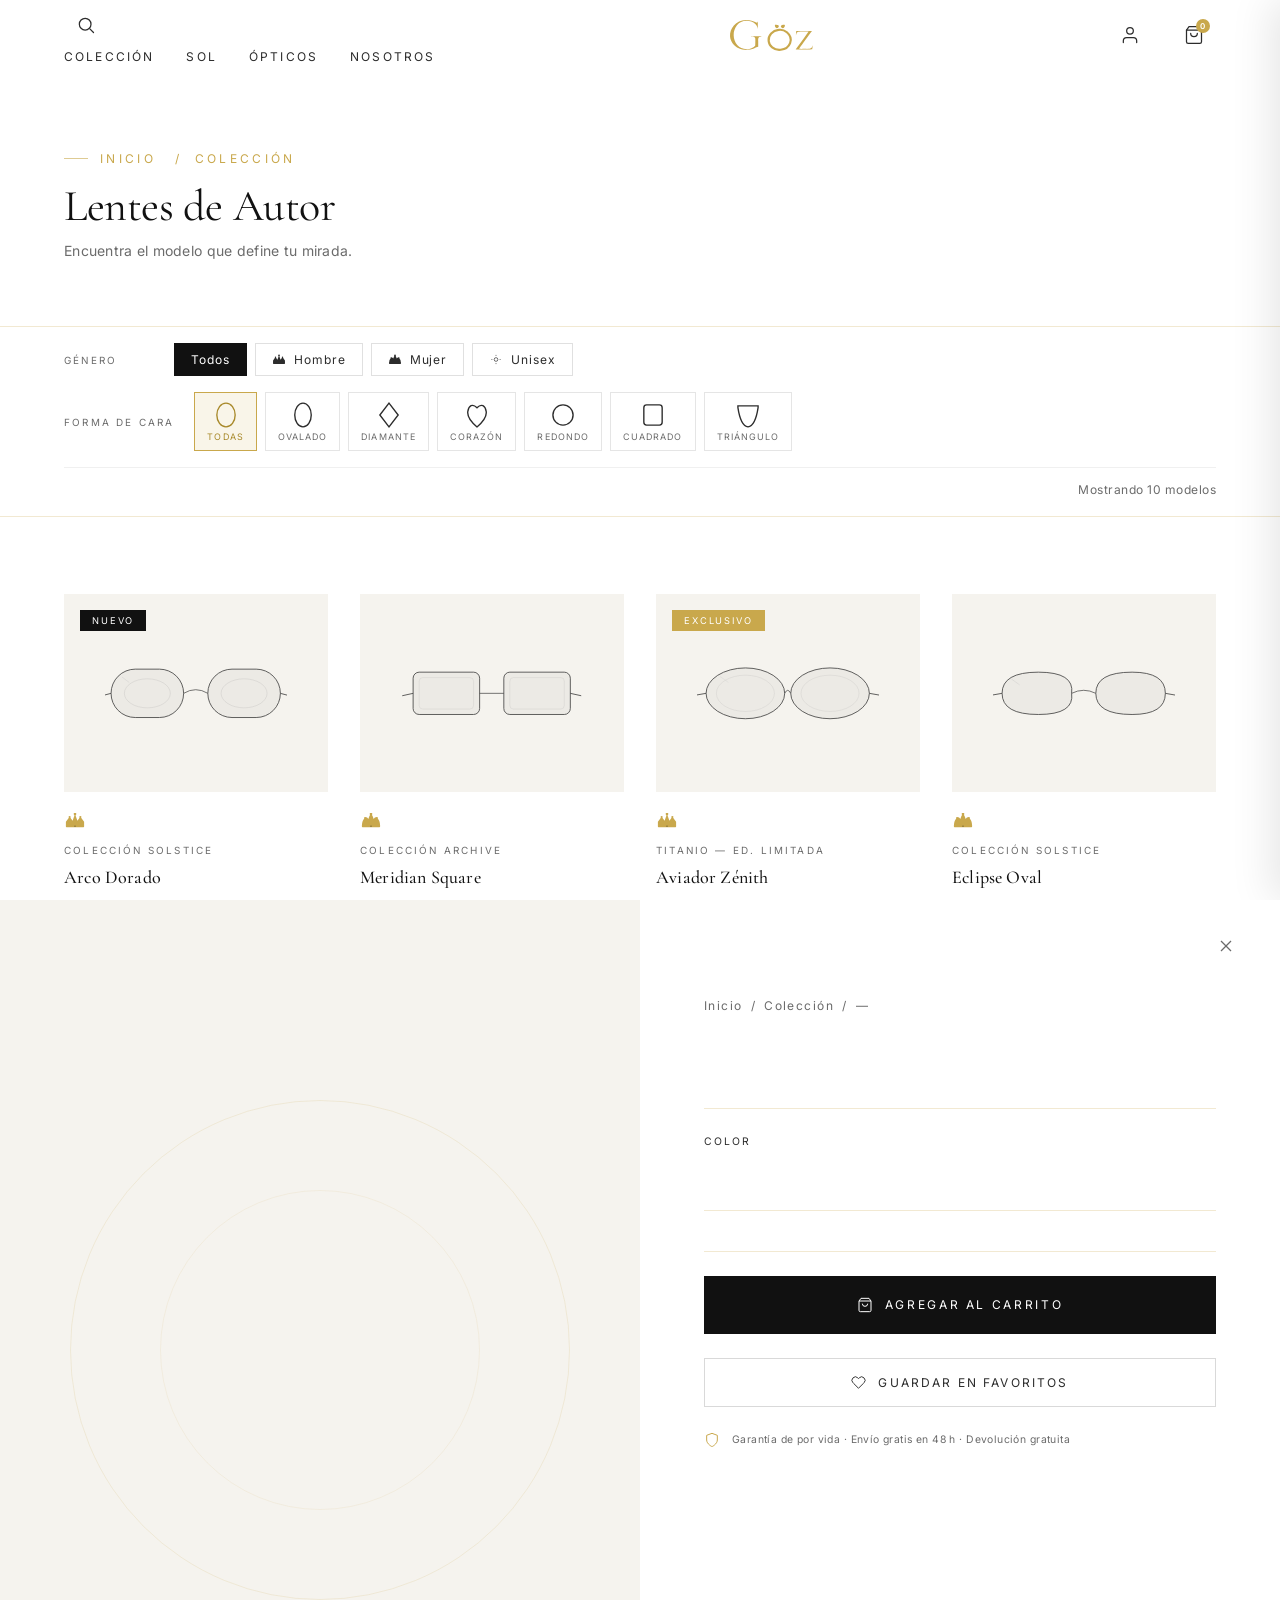
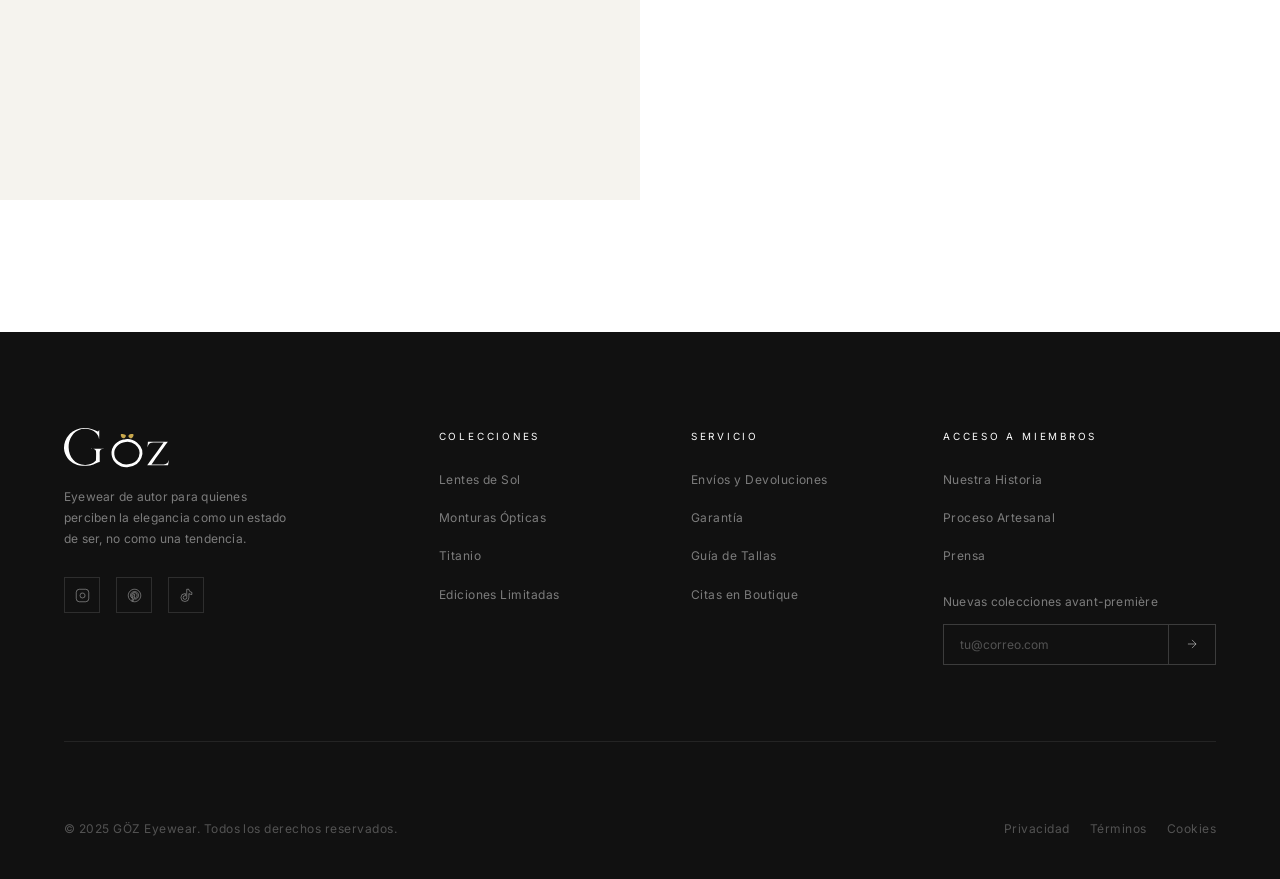
<file: collection.html>
<!DOCTYPE html>
<html lang="es">
<head>
  <meta charset="UTF-8"/>
  <meta name="viewport" content="width=device-width, initial-scale=1.0"/>
  <meta name="description" content="GOZ Eyewear — Colección completa de lentes de lujo. Filtra por género y forma de cara."/>
  <title>Colección Completa — GÖZ Eyewear</title>

  <link rel="preconnect" href="https://fonts.googleapis.com"/>
  <link rel="preconnect" href="https://fonts.gstatic.com" crossorigin/>
  <link href="https://fonts.googleapis.com/css2?family=Cormorant+Garamond:ital,wght@0,300;0,400;0,500;0,600;1,300;1,400;1,500&family=Inter:wght@300;400;500&display=swap" rel="stylesheet"/>

  <link rel="stylesheet" href="css/variables.css"/>
  <link rel="stylesheet" href="css/base.css"/>
  <link rel="stylesheet" href="css/navbar.css"/>
  <link rel="stylesheet" href="css/products.css"/>
  <link rel="stylesheet" href="css/manifesto.css"/>
  <link rel="stylesheet" href="css/footer.css"/>
  <link rel="stylesheet" href="css/cart.css"/>
  <link rel="stylesheet" href="css/product-modal.css"/>
  <link rel="stylesheet" href="css/collection.css"/>
</head>
<body>

<!-- ===================== NAVBAR ===================== -->
<header class="navbar" role="banner">
  <div class="navbar__inner">
    <nav class="navbar__left" aria-label="Acciones secundarias">
      <button class="nav-icon-btn nav-search" aria-label="Buscar">
        <svg viewBox="0 0 24 24" fill="none" stroke="currentColor" stroke-linecap="round" stroke-linejoin="round"><circle cx="11" cy="11" r="7"/><line x1="21" y1="21" x2="16.65" y2="16.65"/></svg>
      </button>
      <nav class="navbar__links" aria-label="Navegación principal">
        <a class="navbar__link" href="index.html#coleccion">Colección</a>
        <a class="navbar__link" href="index.html#sol">Sol</a>
        <a class="navbar__link" href="index.html#opticos">Ópticos</a>
        <a class="navbar__link" href="index.html#nosotros">Nosotros</a>
      </nav>
    </nav>

    <a class="navbar__logo" href="index.html" aria-label="GÖZ Eyewear — Inicio">
      <svg class="logo-svg" viewBox="0 0 613 222" fill="none" overflow="visible" xmlns="http://www.w3.org/2000/svg" role="img" aria-label="GÖZ Eyewear">
        <path d="M359.16 73.1757C379.041 69.9256 405.885 78.2633 420.96 90.9901C477.267 138.515 443.609 212.696 375.508 220.172C354.745 223.35 328.71 214.857 312.337 202.079C297.764 190.782 288.329 174.121 286.118 155.819C280.73 111.26 317.052 77.9761 359.16 73.1757Z" fill="none" stroke="#C9A84C" stroke-width="16" stroke-linejoin="round"/>
        <path d="M114.864 0.353822C143.341 -1.86088 168.997 6.56384 193.889 18.8399C201.487 22.5872 203.265 15.2457 205.435 9.5733C206.129 23.0648 206.258 53.2 205.331 66.3095C204.07 62.6467 203.324 57.7654 202.383 53.8613C200.242 44.9866 193.838 35.6477 187.379 29.2987C169.761 11.9656 147.044 4.85059 122.712 4.96509C62.0384 5.24981 26.215 56.2897 27.1799 113.667C28.1407 170.834 66.9014 217.835 126.511 215.594C150.499 214.687 169.944 207.291 186.508 189.687C187.011 184.201 187.059 176.761 187.265 171.122C187.366 160.952 188.155 145.258 186.792 135.48C184.564 119.488 163.688 125.646 158.271 121.923L158.539 121.087C161.723 120.405 172.346 120.7 176.284 120.678C191.209 120.584 206.134 120.591 221.059 120.7C223.715 120.715 231.526 120.208 232.974 121.672C230.962 124.048 217.915 122.309 213.712 127.207C206.67 135.412 208.685 148.626 208.739 159.096C208.829 172.187 208.851 185.272 208.806 198.363C199.848 198.553 182.304 208.748 171.678 212.636C158.677 217.326 145.062 220.106 131.261 220.872C89.1715 223.627 45.7762 209.575 20.1298 174.594C8.80282 159.145 1.36641 139.931 0.173028 120.754C-1.47468 91.2082 8.69813 62.2205 28.448 40.1836C50.6275 15.1306 81.8912 2.42219 114.864 0.353822Z" fill="#C9A84C"/>
        <path d="M490.14 80.8008L606.796 80.9214C591.832 99.691 574.491 124.843 560.114 144.615C544.494 166.1 525.452 191.609 511.124 213.493C528.36 214.074 545.952 213.364 563.219 213.658C569.415 213.762 576.597 213.781 582.702 213.125C586.603 212.74 590.436 211.821 594.085 210.407C606.362 205.582 608.254 197.328 612.87 186.686C612.032 195.056 609.601 207.406 608.241 216.089L607.409 217.356C602.057 218.03 576.689 217.558 569.678 217.552L486.117 217.528C490.905 211.576 496.03 204.143 500.414 197.848C526.707 160.057 556.153 123.361 581.637 85.1151C565.686 85.0453 517.406 82.8716 505.264 87.7449C493.073 92.6366 492.595 101.459 488.138 112.044L487.801 112.825C487.721 103.965 490.048 91.84 490.14 80.8008Z" fill="#C9A84C"/>
        <path d="M392.797 35.7532C404.106 34.8084 410.651 35.7398 404.014 50.0071C401.491 55.44 397.23 59.1598 391.37 60.7922C374.777 59.1947 368.084 39.7571 392.797 35.7532Z" fill="#C9A84C"/>
        <path d="M333.198 35.6804C346.675 34.822 373.004 38.2472 355.908 56.6868C339.547 69.0088 327.95 45.3487 333.198 35.6804Z" fill="#C9A84C"/>
      </svg>
    </a>

    <div class="navbar__right">
      <button class="nav-icon-btn" aria-label="Mi perfil">
        <svg viewBox="0 0 24 24" fill="none" stroke="currentColor" stroke-linecap="round" stroke-linejoin="round"><path d="M20 21v-2a4 4 0 0 0-4-4H8a4 4 0 0 0-4 4v2"/><circle cx="12" cy="7" r="4"/></svg>
      </button>
      <button class="nav-icon-btn nav-cart" aria-label="Carrito de compras">
        <svg viewBox="0 0 24 24" fill="none" stroke="currentColor" stroke-linecap="round" stroke-linejoin="round"><path d="M6 2 3 6v14a2 2 0 0 0 2 2h14a2 2 0 0 0 2-2V6l-3-4z"/><line x1="3" y1="6" x2="21" y2="6"/><path d="M16 10a4 4 0 0 1-8 0"/></svg>
        <span class="nav-badge" aria-live="polite">0</span>
      </button>
      <button class="navbar__hamburger" aria-label="Menú" aria-expanded="false" aria-controls="mobile-drawer">
        <span></span><span></span><span></span>
      </button>
    </div>
  </div>
</header>

<nav class="navbar__drawer" id="mobile-drawer" aria-label="Menú móvil" role="navigation">
  <a class="drawer-link" href="index.html">Inicio</a>
  <a class="drawer-link" href="collection.html">Colección</a>
  <a class="drawer-link" href="index.html#nosotros">Nosotros</a>
</nav>

<main>

<!-- ===================== BANNER ===================== -->
<div class="col-banner">
  <div class="container">
    <p class="col-banner__eyebrow">
      <a href="index.html" style="color:inherit;text-decoration:none;">Inicio</a>
      &nbsp;/&nbsp; Colección
    </p>
    <h1 class="col-banner__title">Lentes de Autor</h1>
    <p class="col-banner__sub">Encuentra el modelo que define tu mirada.</p>
  </div>
</div>

<!-- ===================== FILTROS ===================== -->
<div class="col-filters" id="col-filters">
  <div class="col-filters__inner">

    <!-- Row 1: Género -->
    <div class="col-filter-row">
      <span class="col-filter-label">Género</span>
      <div class="col-filter-options" role="group" aria-label="Filtrar por género">

        <button class="fcol-btn is-active" data-filter="gender" data-value="all">Todos</button>

        <button class="fcol-btn" data-filter="gender" data-value="male">
          <!-- King Crown mini -->
          <svg viewBox="0 0 40 28" fill="currentColor" aria-hidden="true">
            <path d="M3,24 L3,16.5 L10,7 L15.5,14.5 L20,2 L24.5,14.5 L30,7 L37,16.5 L37,24 Z"/>
            <rect x="3" y="22.5" width="34" height="4" rx="1.2"/>
            <circle cx="20" cy="2" r="2.5"/><circle cx="10" cy="7.5" r="2"/><circle cx="30" cy="7.5" r="2"/>
          </svg>
          Hombre
        </button>

        <button class="fcol-btn" data-filter="gender" data-value="female">
          <!-- Queen Crown mini -->
          <svg viewBox="0 0 40 28" fill="currentColor" aria-hidden="true">
            <path d="M3,24 Q3,14 9,9 Q12.5,6.5 15,11 Q17,4 20,2 Q23,4 25,11 Q27.5,6.5 31,9 Q37,14 37,24 Z"/>
            <rect x="3" y="22.5" width="34" height="4" rx="1.2"/>
            <circle cx="20" cy="2" r="2.5"/><circle cx="9" cy="9.5" r="2"/><circle cx="31" cy="9.5" r="2"/>
          </svg>
          Mujer
        </button>

        <button class="fcol-btn" data-filter="gender" data-value="unisex">
          <svg viewBox="0 0 24 24" width="14" height="14" fill="none" stroke="currentColor" stroke-width="1.5" aria-hidden="true">
            <circle cx="12" cy="12" r="4"/><path d="M12 2v2m0 16v2M2 12h2m16 0h2"/>
          </svg>
          Unisex
        </button>

      </div>
    </div>

    <!-- Row 2: Forma de cara -->
    <div class="col-filter-row">
      <span class="col-filter-label">Forma de cara</span>
      <div class="col-filter-options" role="group" aria-label="Filtrar por forma de cara">

        <button class="fcol-face-btn is-active" data-filter="face" data-value="all">
          <svg viewBox="0 0 24 30" aria-hidden="true"><ellipse cx="12" cy="15" rx="10" ry="13" stroke-width="1.5"/></svg>
          <span class="fcol-face-label">Todas</span>
        </button>

        <button class="fcol-face-btn" data-filter="face" data-value="ovalado">
          <svg viewBox="0 0 24 30" aria-hidden="true">
            <ellipse cx="12" cy="15" rx="9" ry="13" stroke-width="1.5"/>
          </svg>
          <span class="fcol-face-label">Ovalado</span>
        </button>

        <button class="fcol-face-btn" data-filter="face" data-value="diamante">
          <svg viewBox="0 0 24 30" aria-hidden="true">
            <path d="M12 2 L22 15 L12 28 L2 15 Z" stroke-width="1.5"/>
          </svg>
          <span class="fcol-face-label">Diamante</span>
        </button>

        <button class="fcol-face-btn" data-filter="face" data-value="corazon">
          <svg viewBox="0 0 24 30" aria-hidden="true">
            <path d="M12 28 C5 22 1 17 2 11 C3 5 7 2 12 7 C17 2 21 5 22 11 C23 17 19 22 12 28 Z" stroke-width="1.5"/>
          </svg>
          <span class="fcol-face-label">Corazón</span>
        </button>

        <button class="fcol-face-btn" data-filter="face" data-value="redondo">
          <svg viewBox="0 0 24 30" aria-hidden="true">
            <circle cx="12" cy="15" r="11" stroke-width="1.5"/>
          </svg>
          <span class="fcol-face-label">Redondo</span>
        </button>

        <button class="fcol-face-btn" data-filter="face" data-value="cuadrado">
          <svg viewBox="0 0 24 30" aria-hidden="true">
            <rect x="2" y="4" width="20" height="22" rx="3" stroke-width="1.5"/>
          </svg>
          <span class="fcol-face-label">Cuadrado</span>
        </button>

        <button class="fcol-face-btn" data-filter="face" data-value="triangulo">
          <svg viewBox="0 0 24 30" aria-hidden="true">
            <path d="M1 5 L23 5 L23 7 Q20 27 12 28 Q4 27 1 7 Z" stroke-width="1.5"/>
          </svg>
          <span class="fcol-face-label">Triángulo</span>
        </button>

      </div>
    </div>

    <!-- Summary: active tags + count -->
    <div class="col-filter-summary">
      <div class="col-active-tags" id="col-active-tags"></div>
      <span class="col-count" id="col-count">Mostrando 10 modelos</span>
    </div>

  </div>
</div>

<!-- ===================== GRID ===================== -->
<section class="col-body section">
  <div class="container">
    <div class="col-grid" id="col-grid" aria-label="Colección completa de lentes">

      <!-- ===== ARCO DORADO — Hombre — Sol ===== -->
      <div class="col-card-wrap" data-gender="male" data-face="ovalado,diamante,corazon" data-category="sol">
        <article class="product-card"
          data-name="Arco Dorado" data-collection="Colección Solstice" data-price="4200"
          data-desc="Montura oval de acetato italiano con bisagras de barril dorado. Lente polarizado categoría 3. Diseño clásico revisitado para el hombre contemporáneo que no negocia la elegancia."
          data-material="Acetato italiano" data-lente="Polarizado Cat. 3" data-peso="28g" data-origen="Belluno, Italia"
          data-gender="male"
          data-colors="#1a1a1a,#C9A84C,#5C4033" data-color-names="Onyx,Gold,Havana">
          <div class="product-card__img-wrap">
            <span class="product-card__badge">Nuevo</span>
            <div class="product-card__img" style="display:flex;align-items:center;justify-content:center;">
              <svg viewBox="0 0 300 140" style="width:84%;opacity:0.88;" fill="none"><g stroke="#2C2C2C" stroke-width="1.4"><rect x="10" y="30" width="120" height="80" rx="40" fill="rgba(44,44,44,0.05)"/><rect x="170" y="30" width="120" height="80" rx="40" fill="rgba(44,44,44,0.05)"/><path d="M130 70 Q150 58 170 70" stroke-width="1.2"/><line x1="10" y1="70" x2="-5" y2="74"/><line x1="290" y1="70" x2="305" y2="74"/><ellipse cx="70" cy="70" rx="38" ry="24" stroke="rgba(44,44,44,0.18)" stroke-width="0.8"/><ellipse cx="230" cy="70" rx="38" ry="24" stroke="rgba(44,44,44,0.18)" stroke-width="0.8"/><line x1="28" y1="43" x2="40" y2="52" stroke="rgba(180,180,180,0.55)" stroke-width="0.8"/></g></svg>
            </div>
            <div class="product-card__img-hover" style="display:flex;align-items:center;justify-content:center;background:var(--color-cream);">
              <svg viewBox="0 0 300 140" style="width:84%;opacity:0.78;" fill="none"><g stroke="#C9A84C" stroke-width="1.4"><rect x="10" y="30" width="120" height="80" rx="40" fill="rgba(201,168,76,0.08)"/><rect x="170" y="30" width="120" height="80" rx="40" fill="rgba(201,168,76,0.08)"/><path d="M130 70 Q150 58 170 70" stroke-width="1.2"/><line x1="10" y1="70" x2="-5" y2="74"/><line x1="290" y1="70" x2="305" y2="74"/></g></svg>
            </div>
            <button class="product-card__wish" aria-label="Agregar a favoritos"><svg viewBox="0 0 24 24" aria-hidden="true"><path d="M20.84 4.61a5.5 5.5 0 0 0-7.78 0L12 5.67l-1.06-1.06a5.5 5.5 0 0 0-7.78 7.78l1.06 1.06L12 21.23l7.78-7.78 1.06-1.06a5.5 5.5 0 0 0 0-7.78z"/></svg></button>
          </div>
          <div class="product-card__info">
            <div class="product-card__crown"><svg viewBox="0 0 40 28" fill="#C9A84C" width="22" height="15" aria-label="Colección Hombre"><path d="M3,24 L3,16.5 L10,7 L15.5,14.5 L20,2 L24.5,14.5 L30,7 L37,16.5 L37,24 Z"/><rect x="3" y="22.5" width="34" height="4" rx="1.2"/><circle cx="20" cy="2" r="2.5"/><circle cx="10" cy="7.5" r="2"/><circle cx="30" cy="7.5" r="2"/><ellipse cx="20" cy="24.5" rx="2" ry="1.1" fill="rgba(0,0,0,0.28)"/></svg></div>
            <span class="product-card__collection">Colección Solstice</span>
            <h3 class="product-card__name">Arco Dorado</h3>
            <div class="product-card__meta">
              <span class="product-card__price">$4,200 MXN</span>
              <div class="product-card__colors"><span class="color-swatch is-active" style="background:#1a1a1a;" title="Onyx"></span><span class="color-swatch" style="background:#C9A84C;" title="Gold"></span><span class="color-swatch" style="background:#5C4033;" title="Havana"></span></div>
            </div>
            <button class="product-card__add">Agregar al Carrito</button>
          </div>
        </article>
      </div>

      <!-- ===== MERIDIAN SQUARE — Mujer — Óptico ===== -->
      <div class="col-card-wrap" data-gender="female" data-face="ovalado,redondo,corazon" data-category="optico">
        <article class="product-card"
          data-name="Meridian Square" data-collection="Colección Archive" data-price="3600"
          data-desc="Montura cuadrada de acetato bicolor y detalles en metal. Lente oftálmico CR-39. Un clásico arquitectónico reinventado con perspectiva femenina y precisión artesanal."
          data-material="Acetato bicolor" data-lente="Oftálmico CR-39" data-peso="24g" data-origen="Belluno, Italia"
          data-gender="female"
          data-colors="#8B7355,#1a1a1a,#E8DCCC" data-color-names="Camel,Onyx,Nude">
          <div class="product-card__img-wrap">
            <div class="product-card__img" style="display:flex;align-items:center;justify-content:center;">
              <svg viewBox="0 0 300 140" style="width:84%;opacity:0.88;" fill="none"><g stroke="#2C2C2C" stroke-width="1.4"><rect x="20" y="35" width="110" height="70" rx="10" fill="rgba(44,44,44,0.05)"/><rect x="170" y="35" width="110" height="70" rx="10" fill="rgba(44,44,44,0.05)"/><line x1="130" y1="70" x2="170" y2="70" stroke-width="1.2"/><line x1="20" y1="70" x2="2" y2="74"/><line x1="280" y1="70" x2="298" y2="74"/><rect x="30" y="44" width="90" height="52" rx="6" stroke="rgba(44,44,44,0.15)" stroke-width="0.8"/><rect x="180" y="44" width="90" height="52" rx="6" stroke="rgba(44,44,44,0.15)" stroke-width="0.8"/></g></svg>
            </div>
            <div class="product-card__img-hover" style="display:flex;align-items:center;justify-content:center;background:var(--color-cream);">
              <svg viewBox="0 0 300 140" style="width:84%;opacity:0.78;" fill="none"><g stroke="#C9A84C" stroke-width="1.4"><rect x="20" y="35" width="110" height="70" rx="10" fill="rgba(201,168,76,0.08)"/><rect x="170" y="35" width="110" height="70" rx="10" fill="rgba(201,168,76,0.08)"/><line x1="130" y1="70" x2="170" y2="70" stroke-width="1.2"/><line x1="20" y1="70" x2="2" y2="74"/><line x1="280" y1="70" x2="298" y2="74"/></g></svg>
            </div>
            <button class="product-card__wish" aria-label="Agregar a favoritos"><svg viewBox="0 0 24 24" aria-hidden="true"><path d="M20.84 4.61a5.5 5.5 0 0 0-7.78 0L12 5.67l-1.06-1.06a5.5 5.5 0 0 0-7.78 7.78l1.06 1.06L12 21.23l7.78-7.78 1.06-1.06a5.5 5.5 0 0 0 0-7.78z"/></svg></button>
          </div>
          <div class="product-card__info">
            <div class="product-card__crown"><svg viewBox="0 0 40 28" fill="#C9A84C" width="22" height="15" aria-label="Colección Mujer"><path d="M3,24 Q3,14 9,9 Q12.5,6.5 15,11 Q17,4 20,2 Q23,4 25,11 Q27.5,6.5 31,9 Q37,14 37,24 Z"/><rect x="3" y="22.5" width="34" height="4" rx="1.2"/><circle cx="20" cy="2" r="2.5"/><circle cx="9" cy="9.5" r="2"/><circle cx="31" cy="9.5" r="2"/><ellipse cx="20" cy="24.5" rx="2" ry="1.1" fill="rgba(0,0,0,0.28)"/></svg></div>
            <span class="product-card__collection">Colección Archive</span>
            <h3 class="product-card__name">Meridian Square</h3>
            <div class="product-card__meta">
              <span class="product-card__price">$3,600 MXN</span>
              <div class="product-card__colors"><span class="color-swatch is-active" style="background:#8B7355;" title="Camel"></span><span class="color-swatch" style="background:#1a1a1a;" title="Onyx"></span><span class="color-swatch" style="background:#E8DCCC;" title="Nude"></span></div>
            </div>
            <button class="product-card__add">Agregar al Carrito</button>
          </div>
        </article>
      </div>

      <!-- ===== AVIADOR ZÉNITH — Hombre — Titanio ===== -->
      <div class="col-card-wrap" data-gender="male" data-face="ovalado,diamante,triangulo" data-category="titanio">
        <article class="product-card"
          data-name="Aviador Zénith" data-collection="Titanio — Edición Limitada" data-price="6800"
          data-desc="Aviador de titanio aeroespacial grado 5. Ultraligero a 22 gramos. Lente de cristal mineral con tratamiento multicapa anti-reflejo. Solo 250 piezas numeradas en el mundo."
          data-material="Titanio grado 5" data-lente="Cristal mineral AR" data-peso="22g" data-origen="Sabae, Japón"
          data-gender="male"
          data-colors="#C9A84C,#B5B5B5,#1a1a1a" data-color-names="Gold,Silver,Gunmetal">
          <div class="product-card__img-wrap">
            <span class="product-card__badge" style="background:var(--color-gold);color:#fff;">Exclusivo</span>
            <div class="product-card__img" style="display:flex;align-items:center;justify-content:center;">
              <svg viewBox="0 0 300 140" style="width:84%;opacity:0.88;" fill="none"><g stroke="#2C2C2C" stroke-width="1.4"><ellipse cx="80" cy="70" rx="65" ry="42" fill="rgba(44,44,44,0.05)"/><ellipse cx="220" cy="70" rx="65" ry="42" fill="rgba(44,44,44,0.05)"/><path d="M145 70 Q150 60 155 70" stroke-width="1.2"/><line x1="15" y1="70" x2="-2" y2="73"/><line x1="285" y1="70" x2="302" y2="73"/><ellipse cx="80" cy="70" rx="48" ry="30" stroke="rgba(44,44,44,0.15)" stroke-width="0.8"/><ellipse cx="220" cy="70" rx="48" ry="30" stroke="rgba(44,44,44,0.15)" stroke-width="0.8"/><line x1="38" y1="42" x2="52" y2="52" stroke="rgba(200,200,200,0.6)" stroke-width="0.9"/></g></svg>
            </div>
            <div class="product-card__img-hover" style="display:flex;align-items:center;justify-content:center;background:var(--color-cream);">
              <svg viewBox="0 0 300 140" style="width:84%;opacity:0.78;" fill="none"><g stroke="#C9A84C" stroke-width="1.4"><ellipse cx="80" cy="70" rx="65" ry="42" fill="rgba(201,168,76,0.08)"/><ellipse cx="220" cy="70" rx="65" ry="42" fill="rgba(201,168,76,0.08)"/><path d="M145 70 Q150 60 155 70" stroke-width="1.2"/><line x1="15" y1="70" x2="-2" y2="73"/><line x1="285" y1="70" x2="302" y2="73"/></g></svg>
            </div>
            <button class="product-card__wish" aria-label="Agregar a favoritos"><svg viewBox="0 0 24 24" aria-hidden="true"><path d="M20.84 4.61a5.5 5.5 0 0 0-7.78 0L12 5.67l-1.06-1.06a5.5 5.5 0 0 0-7.78 7.78l1.06 1.06L12 21.23l7.78-7.78 1.06-1.06a5.5 5.5 0 0 0 0-7.78z"/></svg></button>
          </div>
          <div class="product-card__info">
            <div class="product-card__crown"><svg viewBox="0 0 40 28" fill="#C9A84C" width="22" height="15" aria-label="Colección Hombre"><path d="M3,24 L3,16.5 L10,7 L15.5,14.5 L20,2 L24.5,14.5 L30,7 L37,16.5 L37,24 Z"/><rect x="3" y="22.5" width="34" height="4" rx="1.2"/><circle cx="20" cy="2" r="2.5"/><circle cx="10" cy="7.5" r="2"/><circle cx="30" cy="7.5" r="2"/><ellipse cx="20" cy="24.5" rx="2" ry="1.1" fill="rgba(0,0,0,0.28)"/></svg></div>
            <span class="product-card__collection">Titanio — Ed. Limitada</span>
            <h3 class="product-card__name">Aviador Zénith</h3>
            <div class="product-card__meta">
              <span class="product-card__price">$6,800 MXN</span>
              <div class="product-card__colors"><span class="color-swatch is-active" style="background:#C9A84C;" title="Gold"></span><span class="color-swatch" style="background:#B5B5B5;" title="Silver"></span><span class="color-swatch" style="background:#1a1a1a;" title="Gunmetal"></span></div>
            </div>
            <button class="product-card__add">Agregar al Carrito</button>
          </div>
        </article>
      </div>

      <!-- ===== ECLIPSE OVAL — Mujer — Sol ===== -->
      <div class="col-card-wrap" data-gender="female" data-face="cuadrado,diamante,triangulo" data-category="sol">
        <article class="product-card"
          data-name="Eclipse Oval" data-collection="Colección Solstice" data-price="3900"
          data-desc="Montura oval cat-eye en acetato japonés premium. Lente polarizado con tratamiento espejo dorado. La pieza definitiva para quienes dominan cada entrada con gracia e intención."
          data-material="Acetato japonés" data-lente="Polarizado espejo" data-peso="26g" data-origen="Sabae, Japón"
          data-gender="female"
          data-colors="#1a1a1a,#5C4033,#C9A84C" data-color-names="Onyx,Havana,Gold">
          <div class="product-card__img-wrap">
            <div class="product-card__img" style="display:flex;align-items:center;justify-content:center;">
              <svg viewBox="0 0 300 140" style="width:84%;opacity:0.88;" fill="none"><g stroke="#2C2C2C" stroke-width="1.4"><path d="M15 70 Q15 35 75 35 Q135 35 130 70 Q135 105 75 105 Q15 105 15 70Z" fill="rgba(44,44,44,0.05)"/><path d="M170 70 Q170 35 230 35 Q285 35 285 70 Q285 105 230 105 Q170 105 170 70Z" fill="rgba(44,44,44,0.05)"/><path d="M130 70 Q150 60 170 70" stroke-width="1.2"/><line x1="15" y1="70" x2="-2" y2="73"/><line x1="285" y1="70" x2="302" y2="73"/><line x1="30" y1="46" x2="44" y2="56" stroke="rgba(180,180,180,0.55)" stroke-width="0.9"/></g></svg>
            </div>
            <div class="product-card__img-hover" style="display:flex;align-items:center;justify-content:center;background:var(--color-cream);">
              <svg viewBox="0 0 300 140" style="width:84%;opacity:0.78;" fill="none"><g stroke="#C9A84C" stroke-width="1.4"><path d="M15 70 Q15 35 75 35 Q135 35 130 70 Q135 105 75 105 Q15 105 15 70Z" fill="rgba(201,168,76,0.08)"/><path d="M170 70 Q170 35 230 35 Q285 35 285 70 Q285 105 230 105 Q170 105 170 70Z" fill="rgba(201,168,76,0.08)"/><path d="M130 70 Q150 60 170 70" stroke-width="1.2"/><line x1="15" y1="70" x2="-2" y2="73"/><line x1="285" y1="70" x2="302" y2="73"/></g></svg>
            </div>
            <button class="product-card__wish" aria-label="Agregar a favoritos"><svg viewBox="0 0 24 24" aria-hidden="true"><path d="M20.84 4.61a5.5 5.5 0 0 0-7.78 0L12 5.67l-1.06-1.06a5.5 5.5 0 0 0-7.78 7.78l1.06 1.06L12 21.23l7.78-7.78 1.06-1.06a5.5 5.5 0 0 0 0-7.78z"/></svg></button>
          </div>
          <div class="product-card__info">
            <div class="product-card__crown"><svg viewBox="0 0 40 28" fill="#C9A84C" width="22" height="15" aria-label="Colección Mujer"><path d="M3,24 Q3,14 9,9 Q12.5,6.5 15,11 Q17,4 20,2 Q23,4 25,11 Q27.5,6.5 31,9 Q37,14 37,24 Z"/><rect x="3" y="22.5" width="34" height="4" rx="1.2"/><circle cx="20" cy="2" r="2.5"/><circle cx="9" cy="9.5" r="2"/><circle cx="31" cy="9.5" r="2"/><ellipse cx="20" cy="24.5" rx="2" ry="1.1" fill="rgba(0,0,0,0.28)"/></svg></div>
            <span class="product-card__collection">Colección Solstice</span>
            <h3 class="product-card__name">Eclipse Oval</h3>
            <div class="product-card__meta">
              <span class="product-card__price">$3,900 MXN</span>
              <div class="product-card__colors"><span class="color-swatch is-active" style="background:#1a1a1a;" title="Onyx"></span><span class="color-swatch" style="background:#5C4033;" title="Havana"></span><span class="color-swatch" style="background:#C9A84C;" title="Gold"></span></div>
            </div>
            <button class="product-card__add">Agregar al Carrito</button>
          </div>
        </article>
      </div>

      <!-- ===== LUNA CAT — Mujer — Sol ===== -->
      <div class="col-card-wrap" data-gender="female" data-face="redondo,cuadrado,triangulo" data-category="sol">
        <article class="product-card"
          data-name="Luna Cat" data-collection="Colección Noctis" data-price="4500"
          data-desc="Cat-eye de acetato con punta elevada y detalle dorado en las patillas. Lente degradado polarizado. Diseñado para quien lleva la audacia como segunda piel."
          data-material="Acetato italiano" data-lente="Degradado polarizado" data-peso="27g" data-origen="Belluno, Italia"
          data-gender="female"
          data-colors="#2C1810,#C9A84C,#1a1a1a" data-color-names="Tortoise,Gold,Onyx">
          <div class="product-card__img-wrap">
            <span class="product-card__badge" style="background:#2C1810;color:#C9A84C;">Noctis</span>
            <div class="product-card__img" style="display:flex;align-items:center;justify-content:center;">
              <svg viewBox="0 0 300 140" style="width:84%;opacity:0.88;" fill="none"><g stroke="#2C2C2C" stroke-width="1.4"><path d="M10 80 Q10 40 70 35 Q128 30 128 70 Q128 100 70 105 Q10 108 10 80Z" fill="rgba(44,44,44,0.05)"/><path d="M172 70 Q172 30 230 35 Q290 40 290 80 Q290 108 230 105 Q172 100 172 70Z" fill="rgba(44,44,44,0.05)"/><path d="M128 70 Q150 58 172 70" stroke-width="1.2"/><line x1="10" y1="80" x2="-4" y2="84"/><line x1="290" y1="80" x2="304" y2="84"/></g></svg>
            </div>
            <div class="product-card__img-hover" style="display:flex;align-items:center;justify-content:center;background:var(--color-cream);">
              <svg viewBox="0 0 300 140" style="width:84%;opacity:0.78;" fill="none"><g stroke="#C9A84C" stroke-width="1.4"><path d="M10 80 Q10 40 70 35 Q128 30 128 70 Q128 100 70 105 Q10 108 10 80Z" fill="rgba(201,168,76,0.08)"/><path d="M172 70 Q172 30 230 35 Q290 40 290 80 Q290 108 230 105 Q172 100 172 70Z" fill="rgba(201,168,76,0.08)"/><path d="M128 70 Q150 58 172 70" stroke-width="1.2"/><line x1="10" y1="80" x2="-4" y2="84"/><line x1="290" y1="80" x2="304" y2="84"/></g></svg>
            </div>
            <button class="product-card__wish" aria-label="Agregar a favoritos"><svg viewBox="0 0 24 24" aria-hidden="true"><path d="M20.84 4.61a5.5 5.5 0 0 0-7.78 0L12 5.67l-1.06-1.06a5.5 5.5 0 0 0-7.78 7.78l1.06 1.06L12 21.23l7.78-7.78 1.06-1.06a5.5 5.5 0 0 0 0-7.78z"/></svg></button>
          </div>
          <div class="product-card__info">
            <div class="product-card__crown"><svg viewBox="0 0 40 28" fill="#C9A84C" width="22" height="15" aria-label="Colección Mujer"><path d="M3,24 Q3,14 9,9 Q12.5,6.5 15,11 Q17,4 20,2 Q23,4 25,11 Q27.5,6.5 31,9 Q37,14 37,24 Z"/><rect x="3" y="22.5" width="34" height="4" rx="1.2"/><circle cx="20" cy="2" r="2.5"/><circle cx="9" cy="9.5" r="2"/><circle cx="31" cy="9.5" r="2"/><ellipse cx="20" cy="24.5" rx="2" ry="1.1" fill="rgba(0,0,0,0.28)"/></svg></div>
            <span class="product-card__collection">Colección Noctis</span>
            <h3 class="product-card__name">Luna Cat</h3>
            <div class="product-card__meta">
              <span class="product-card__price">$4,500 MXN</span>
              <div class="product-card__colors"><span class="color-swatch is-active" style="background:#2C1810;" title="Tortoise"></span><span class="color-swatch" style="background:#C9A84C;" title="Gold"></span><span class="color-swatch" style="background:#1a1a1a;" title="Onyx"></span></div>
            </div>
            <button class="product-card__add">Agregar al Carrito</button>
          </div>
        </article>
      </div>

      <!-- ===== NAVIGATOR PRO — Hombre — Sol ===== -->
      <div class="col-card-wrap" data-gender="male" data-face="ovalado,redondo,corazon" data-category="sol">
        <article class="product-card"
          data-name="Navigator Pro" data-collection="Colección Archive" data-price="5200"
          data-desc="Piloto de gran formato con lente espejo plano. Montura de acetato grueso con bisagras de titanio. Una declaración de autoridad para el hombre que traza su propio rumbo."
          data-material="Acetato grueso + titanio" data-lente="Espejo plano Cat. 4" data-peso="32g" data-origen="Belluno, Italia"
          data-gender="male"
          data-colors="#1a1a1a,#3D2B1F,#B5B5B5" data-color-names="Onyx,Espresso,Silver">
          <div class="product-card__img-wrap">
            <div class="product-card__img" style="display:flex;align-items:center;justify-content:center;">
              <svg viewBox="0 0 300 140" style="width:84%;opacity:0.88;" fill="none"><g stroke="#2C2C2C" stroke-width="1.6"><rect x="8" y="38" width="128" height="64" rx="6" fill="rgba(44,44,44,0.06)"/><rect x="164" y="38" width="128" height="64" rx="6" fill="rgba(44,44,44,0.06)"/><line x1="136" y1="70" x2="164" y2="70" stroke-width="1.3"/><line x1="8" y1="70" x2="-6" y2="73"/><line x1="292" y1="70" x2="306" y2="73"/><rect x="18" y="48" width="108" height="44" rx="4" stroke="rgba(44,44,44,0.15)" stroke-width="0.8"/><rect x="174" y="48" width="108" height="44" rx="4" stroke="rgba(44,44,44,0.15)" stroke-width="0.8"/><line x1="22" y1="52" x2="40" y2="64" stroke="rgba(180,180,180,0.5)" stroke-width="0.9"/></g></svg>
            </div>
            <div class="product-card__img-hover" style="display:flex;align-items:center;justify-content:center;background:var(--color-cream);">
              <svg viewBox="0 0 300 140" style="width:84%;opacity:0.78;" fill="none"><g stroke="#C9A84C" stroke-width="1.6"><rect x="8" y="38" width="128" height="64" rx="6" fill="rgba(201,168,76,0.08)"/><rect x="164" y="38" width="128" height="64" rx="6" fill="rgba(201,168,76,0.08)"/><line x1="136" y1="70" x2="164" y2="70" stroke-width="1.3"/><line x1="8" y1="70" x2="-6" y2="73"/><line x1="292" y1="70" x2="306" y2="73"/></g></svg>
            </div>
            <button class="product-card__wish" aria-label="Agregar a favoritos"><svg viewBox="0 0 24 24" aria-hidden="true"><path d="M20.84 4.61a5.5 5.5 0 0 0-7.78 0L12 5.67l-1.06-1.06a5.5 5.5 0 0 0-7.78 7.78l1.06 1.06L12 21.23l7.78-7.78 1.06-1.06a5.5 5.5 0 0 0 0-7.78z"/></svg></button>
          </div>
          <div class="product-card__info">
            <div class="product-card__crown"><svg viewBox="0 0 40 28" fill="#C9A84C" width="22" height="15" aria-label="Colección Hombre"><path d="M3,24 L3,16.5 L10,7 L15.5,14.5 L20,2 L24.5,14.5 L30,7 L37,16.5 L37,24 Z"/><rect x="3" y="22.5" width="34" height="4" rx="1.2"/><circle cx="20" cy="2" r="2.5"/><circle cx="10" cy="7.5" r="2"/><circle cx="30" cy="7.5" r="2"/><ellipse cx="20" cy="24.5" rx="2" ry="1.1" fill="rgba(0,0,0,0.28)"/></svg></div>
            <span class="product-card__collection">Colección Archive</span>
            <h3 class="product-card__name">Navigator Pro</h3>
            <div class="product-card__meta">
              <span class="product-card__price">$5,200 MXN</span>
              <div class="product-card__colors"><span class="color-swatch is-active" style="background:#1a1a1a;" title="Onyx"></span><span class="color-swatch" style="background:#3D2B1F;" title="Espresso"></span><span class="color-swatch" style="background:#B5B5B5;" title="Silver"></span></div>
            </div>
            <button class="product-card__add">Agregar al Carrito</button>
          </div>
        </article>
      </div>

      <!-- ===== AURA ROUND — Mujer — Óptico ===== -->
      <div class="col-card-wrap" data-gender="female" data-face="cuadrado,diamante,corazon" data-category="optico">
        <article class="product-card"
          data-name="Aura Round" data-collection="Colección Noctis" data-price="3200"
          data-desc="Montura redonda de acetato fino con puente keyhole en metal dorado. Lente oftálmico de alta definición. Delicadeza y precisión para la mujer que define su propio estilo."
          data-material="Acetato fino + metal" data-lente="Oftálmico HD" data-peso="21g" data-origen="Belluno, Italia"
          data-gender="female"
          data-colors="#E8DCCC,#C9A84C,#F5C6C6" data-color-names="Nude,Gold,Rosa">
          <div class="product-card__img-wrap">
            <div class="product-card__img" style="display:flex;align-items:center;justify-content:center;">
              <svg viewBox="0 0 300 140" style="width:84%;opacity:0.88;" fill="none"><g stroke="#2C2C2C" stroke-width="1.4"><circle cx="75" cy="70" r="52" fill="rgba(44,44,44,0.05)"/><circle cx="225" cy="70" r="52" fill="rgba(44,44,44,0.05)"/><path d="M127 70 Q150 60 173 70" stroke-width="1.2"/><line x1="23" y1="70" x2="6" y2="73"/><line x1="277" y1="70" x2="294" y2="73"/><circle cx="75" cy="70" r="38" stroke="rgba(44,44,44,0.15)" stroke-width="0.8"/><circle cx="225" cy="70" r="38" stroke="rgba(44,44,44,0.15)" stroke-width="0.8"/></g></svg>
            </div>
            <div class="product-card__img-hover" style="display:flex;align-items:center;justify-content:center;background:var(--color-cream);">
              <svg viewBox="0 0 300 140" style="width:84%;opacity:0.78;" fill="none"><g stroke="#C9A84C" stroke-width="1.4"><circle cx="75" cy="70" r="52" fill="rgba(201,168,76,0.08)"/><circle cx="225" cy="70" r="52" fill="rgba(201,168,76,0.08)"/><path d="M127 70 Q150 60 173 70" stroke-width="1.2"/><line x1="23" y1="70" x2="6" y2="73"/><line x1="277" y1="70" x2="294" y2="73"/></g></svg>
            </div>
            <button class="product-card__wish" aria-label="Agregar a favoritos"><svg viewBox="0 0 24 24" aria-hidden="true"><path d="M20.84 4.61a5.5 5.5 0 0 0-7.78 0L12 5.67l-1.06-1.06a5.5 5.5 0 0 0-7.78 7.78l1.06 1.06L12 21.23l7.78-7.78 1.06-1.06a5.5 5.5 0 0 0 0-7.78z"/></svg></button>
          </div>
          <div class="product-card__info">
            <div class="product-card__crown"><svg viewBox="0 0 40 28" fill="#C9A84C" width="22" height="15" aria-label="Colección Mujer"><path d="M3,24 Q3,14 9,9 Q12.5,6.5 15,11 Q17,4 20,2 Q23,4 25,11 Q27.5,6.5 31,9 Q37,14 37,24 Z"/><rect x="3" y="22.5" width="34" height="4" rx="1.2"/><circle cx="20" cy="2" r="2.5"/><circle cx="9" cy="9.5" r="2"/><circle cx="31" cy="9.5" r="2"/><ellipse cx="20" cy="24.5" rx="2" ry="1.1" fill="rgba(0,0,0,0.28)"/></svg></div>
            <span class="product-card__collection">Colección Noctis</span>
            <h3 class="product-card__name">Aura Round</h3>
            <div class="product-card__meta">
              <span class="product-card__price">$3,200 MXN</span>
              <div class="product-card__colors"><span class="color-swatch is-active" style="background:#E8DCCC;" title="Nude"></span><span class="color-swatch" style="background:#C9A84C;" title="Gold"></span><span class="color-swatch" style="background:#F5C6C6;" title="Rosa"></span></div>
            </div>
            <button class="product-card__add">Agregar al Carrito</button>
          </div>
        </article>
      </div>

      <!-- ===== DUX CLASSIC — Hombre — Titanio ===== -->
      <div class="col-card-wrap" data-gender="male" data-face="ovalado,redondo,cuadrado" data-category="titanio">
        <article class="product-card"
          data-name="Dux Classic" data-collection="Titanio — Colección Dux" data-price="7500"
          data-desc="El hombre que usa Dux no sigue tendencias — las define. Titanio beta de elasticidad superior, lente de cristal Zeiss con tratamiento fotocromático. La pieza más técnica de GOZ."
          data-material="Titanio beta" data-lente="Zeiss fotocromático" data-peso="19g" data-origen="Sabae, Japón"
          data-gender="male"
          data-colors="#B5B5B5,#1a1a1a,#C9A84C" data-color-names="Silver,Gunmetal,Gold">
          <div class="product-card__img-wrap">
            <span class="product-card__badge" style="background:var(--color-ink);color:#C9A84C;">Premium</span>
            <div class="product-card__img" style="display:flex;align-items:center;justify-content:center;">
              <svg viewBox="0 0 300 140" style="width:84%;opacity:0.88;" fill="none"><g stroke="#2C2C2C" stroke-width="1.3"><rect x="10" y="50" width="128" height="40" rx="4" fill="rgba(44,44,44,0.05)"/><rect x="162" y="50" width="128" height="40" rx="4" fill="rgba(44,44,44,0.05)"/><line x1="138" y1="70" x2="162" y2="70" stroke-width="1.1"/><line x1="10" y1="70" x2="-5" y2="72"/><line x1="290" y1="70" x2="305" y2="72"/><rect x="18" y="56" width="112" height="28" rx="2" stroke="rgba(44,44,44,0.13)" stroke-width="0.7"/><rect x="170" y="56" width="112" height="28" rx="2" stroke="rgba(44,44,44,0.13)" stroke-width="0.7"/><circle cx="22" cy="59" r="1.5" fill="rgba(44,44,44,0.2)"/><circle cx="278" cy="59" r="1.5" fill="rgba(44,44,44,0.2)"/></g></svg>
            </div>
            <div class="product-card__img-hover" style="display:flex;align-items:center;justify-content:center;background:var(--color-cream);">
              <svg viewBox="0 0 300 140" style="width:84%;opacity:0.78;" fill="none"><g stroke="#C9A84C" stroke-width="1.3"><rect x="10" y="50" width="128" height="40" rx="4" fill="rgba(201,168,76,0.08)"/><rect x="162" y="50" width="128" height="40" rx="4" fill="rgba(201,168,76,0.08)"/><line x1="138" y1="70" x2="162" y2="70" stroke-width="1.1"/><line x1="10" y1="70" x2="-5" y2="72"/><line x1="290" y1="70" x2="305" y2="72"/></g></svg>
            </div>
            <button class="product-card__wish" aria-label="Agregar a favoritos"><svg viewBox="0 0 24 24" aria-hidden="true"><path d="M20.84 4.61a5.5 5.5 0 0 0-7.78 0L12 5.67l-1.06-1.06a5.5 5.5 0 0 0-7.78 7.78l1.06 1.06L12 21.23l7.78-7.78 1.06-1.06a5.5 5.5 0 0 0 0-7.78z"/></svg></button>
          </div>
          <div class="product-card__info">
            <div class="product-card__crown"><svg viewBox="0 0 40 28" fill="#C9A84C" width="22" height="15" aria-label="Colección Hombre"><path d="M3,24 L3,16.5 L10,7 L15.5,14.5 L20,2 L24.5,14.5 L30,7 L37,16.5 L37,24 Z"/><rect x="3" y="22.5" width="34" height="4" rx="1.2"/><circle cx="20" cy="2" r="2.5"/><circle cx="10" cy="7.5" r="2"/><circle cx="30" cy="7.5" r="2"/><ellipse cx="20" cy="24.5" rx="2" ry="1.1" fill="rgba(0,0,0,0.28)"/></svg></div>
            <span class="product-card__collection">Titanio — Colección Dux</span>
            <h3 class="product-card__name">Dux Classic</h3>
            <div class="product-card__meta">
              <span class="product-card__price">$7,500 MXN</span>
              <div class="product-card__colors"><span class="color-swatch is-active" style="background:#B5B5B5;" title="Silver"></span><span class="color-swatch" style="background:#1a1a1a;" title="Gunmetal"></span><span class="color-swatch" style="background:#C9A84C;" title="Gold"></span></div>
            </div>
            <button class="product-card__add">Agregar al Carrito</button>
          </div>
        </article>
      </div>

      <!-- ===== ZEN MINIMAL — Unisex — Óptico ===== -->
      <div class="col-card-wrap" data-gender="unisex" data-face="ovalado,redondo,diamante,cuadrado" data-category="optico">
        <article class="product-card"
          data-name="Zen Minimal" data-collection="Colección Zen" data-price="2800"
          data-desc="La montura más pura de la colección GOZ. Acetato delgado de medio borde, diseño sin adornos. Para quienes entienden que la elegancia más profunda es la ausencia de lo innecesario."
          data-material="Acetato medio-aro" data-lente="Oftálmico Blue Light" data-peso="18g" data-origen="Belluno, Italia"
          data-gender="unisex"
          data-colors="#1a1a1a,#C9A84C,#E8DCCC" data-color-names="Onyx,Gold,Nude">
          <div class="product-card__img-wrap">
            <div class="product-card__img" style="display:flex;align-items:center;justify-content:center;">
              <svg viewBox="0 0 300 140" style="width:84%;opacity:0.88;" fill="none">
                <g stroke="#2C2C2C" stroke-width="1.2">
                  <!-- Semi-rimless: only top half of frame -->
                  <path d="M10 60 Q10 30 70 28 Q130 26 130 60" fill="rgba(44,44,44,0.04)"/>
                  <path d="M170 60 Q170 26 230 28 Q290 30 290 60" fill="rgba(44,44,44,0.04)"/>
                  <line x1="130" y1="50" x2="170" y2="50" stroke-width="1.1"/>
                  <line x1="10" y1="50" x2="-4" y2="53"/><line x1="290" y1="50" x2="304" y2="53"/>
                  <!-- Bottom nylon wire (dashed) -->
                  <path d="M10 60 Q70 95 130 60" stroke-dasharray="3 4" stroke-width="0.7" opacity="0.4"/>
                  <path d="M170 60 Q230 95 290 60" stroke-dasharray="3 4" stroke-width="0.7" opacity="0.4"/>
                </g>
              </svg>
            </div>
            <div class="product-card__img-hover" style="display:flex;align-items:center;justify-content:center;background:var(--color-cream);">
              <svg viewBox="0 0 300 140" style="width:84%;opacity:0.78;" fill="none">
                <g stroke="#C9A84C" stroke-width="1.2">
                  <path d="M10 60 Q10 30 70 28 Q130 26 130 60" fill="rgba(201,168,76,0.07)"/>
                  <path d="M170 60 Q170 26 230 28 Q290 30 290 60" fill="rgba(201,168,76,0.07)"/>
                  <line x1="130" y1="50" x2="170" y2="50" stroke-width="1.1"/>
                  <line x1="10" y1="50" x2="-4" y2="53"/><line x1="290" y1="50" x2="304" y2="53"/>
                </g>
              </svg>
            </div>
            <button class="product-card__wish" aria-label="Agregar a favoritos"><svg viewBox="0 0 24 24" aria-hidden="true"><path d="M20.84 4.61a5.5 5.5 0 0 0-7.78 0L12 5.67l-1.06-1.06a5.5 5.5 0 0 0-7.78 7.78l1.06 1.06L12 21.23l7.78-7.78 1.06-1.06a5.5 5.5 0 0 0 0-7.78z"/></svg></button>
          </div>
          <div class="product-card__info">
            <!-- Unisex: no crown, just a minimal indicator -->
            <div class="product-card__crown">
              <svg viewBox="0 0 24 16" fill="none" stroke="#C9A84C" stroke-width="1.2" width="20" height="14" aria-label="Unisex">
                <circle cx="12" cy="8" r="6"/><path d="M12 2V0M12 16v-2M2 8H0M24 8h-2" stroke-width="1"/>
              </svg>
            </div>
            <span class="product-card__collection">Colección Zen</span>
            <h3 class="product-card__name">Zen Minimal</h3>
            <div class="product-card__meta">
              <span class="product-card__price">$2,800 MXN</span>
              <div class="product-card__colors"><span class="color-swatch is-active" style="background:#1a1a1a;" title="Onyx"></span><span class="color-swatch" style="background:#C9A84C;" title="Gold"></span><span class="color-swatch" style="background:#E8DCCC;" title="Nude"></span></div>
            </div>
            <button class="product-card__add">Agregar al Carrito</button>
          </div>
        </article>
      </div>

      <!-- ===== PHANTOM SHIELD — Unisex — Sol ===== -->
      <div class="col-card-wrap" data-gender="unisex" data-face="ovalado,diamante,triangulo,redondo" data-category="sol">
        <article class="product-card"
          data-name="Phantom Shield" data-collection="Colección Phantom" data-price="5500"
          data-desc="Montura de una sola pieza en acetato de ingeniería. Lente de policarbonato con coating espejo degradado. Protección total, estética provocadora. Para quienes no piden permiso."
          data-material="Acetato de ingeniería" data-lente="Policarbonato espejo" data-peso="30g" data-origen="Sabae, Japón"
          data-gender="unisex"
          data-colors="#1a1a1a,#2C2C8C,#C9A84C" data-color-names="Onyx,Navy,Gold">
          <div class="product-card__img-wrap">
            <span class="product-card__badge" style="background:var(--color-ink);color:#C9A84C;">Phantom</span>
            <div class="product-card__img" style="display:flex;align-items:center;justify-content:center;">
              <svg viewBox="0 0 300 140" style="width:84%;opacity:0.88;" fill="none">
                <g stroke="#2C2C2C" stroke-width="1.4">
                  <!-- Shield/wrap-around single lens -->
                  <path d="M20 50 Q20 25 150 22 Q280 25 280 50 Q280 90 245 108 Q200 122 150 122 Q100 122 55 108 Q20 90 20 50Z" fill="rgba(44,44,44,0.05)"/>
                  <!-- Nose bridge separation -->
                  <path d="M135 22 Q150 30 165 22" stroke-width="1" stroke-dasharray="0"/>
                  <line x1="20" y1="65" x2="2" y2="70"/><line x1="280" y1="65" x2="298" y2="70"/>
                  <!-- Inner detail -->
                  <path d="M35 55 Q35 35 150 32 Q265 35 265 55 Q265 85 240 100 Q200 114 150 114 Q100 114 60 100 Q35 85 35 55Z" stroke="rgba(44,44,44,0.15)" stroke-width="0.8"/>
                  <line x1="45" y1="38" x2="60" y2="50" stroke="rgba(180,180,180,0.5)" stroke-width="0.9"/>
                </g>
              </svg>
            </div>
            <div class="product-card__img-hover" style="display:flex;align-items:center;justify-content:center;background:var(--color-cream);">
              <svg viewBox="0 0 300 140" style="width:84%;opacity:0.78;" fill="none">
                <g stroke="#C9A84C" stroke-width="1.4">
                  <path d="M20 50 Q20 25 150 22 Q280 25 280 50 Q280 90 245 108 Q200 122 150 122 Q100 122 55 108 Q20 90 20 50Z" fill="rgba(201,168,76,0.08)"/>
                  <path d="M135 22 Q150 30 165 22" stroke-width="1"/>
                  <line x1="20" y1="65" x2="2" y2="70"/><line x1="280" y1="65" x2="298" y2="70"/>
                </g>
              </svg>
            </div>
            <button class="product-card__wish" aria-label="Agregar a favoritos"><svg viewBox="0 0 24 24" aria-hidden="true"><path d="M20.84 4.61a5.5 5.5 0 0 0-7.78 0L12 5.67l-1.06-1.06a5.5 5.5 0 0 0-7.78 7.78l1.06 1.06L12 21.23l7.78-7.78 1.06-1.06a5.5 5.5 0 0 0 0-7.78z"/></svg></button>
          </div>
          <div class="product-card__info">
            <div class="product-card__crown">
              <svg viewBox="0 0 24 16" fill="none" stroke="#C9A84C" stroke-width="1.2" width="20" height="14" aria-label="Unisex">
                <circle cx="12" cy="8" r="6"/><path d="M12 2V0M12 16v-2M2 8H0M24 8h-2" stroke-width="1"/>
              </svg>
            </div>
            <span class="product-card__collection">Colección Phantom</span>
            <h3 class="product-card__name">Phantom Shield</h3>
            <div class="product-card__meta">
              <span class="product-card__price">$5,500 MXN</span>
              <div class="product-card__colors"><span class="color-swatch is-active" style="background:#1a1a1a;" title="Onyx"></span><span class="color-swatch" style="background:#2C2C8C;" title="Navy"></span><span class="color-swatch" style="background:#C9A84C;" title="Gold"></span></div>
            </div>
            <button class="product-card__add">Agregar al Carrito</button>
          </div>
        </article>
      </div>

    </div><!-- /col-grid -->

    <!-- Empty state -->
    <div class="col-empty" id="col-empty" aria-live="polite">
      <div class="col-empty__icon" aria-hidden="true">
        <svg viewBox="0 0 24 24"><circle cx="11" cy="11" r="7"/><line x1="21" y1="21" x2="16.65" y2="16.65"/></svg>
      </div>
      <p class="col-empty__title">Sin resultados</p>
      <p class="col-empty__sub">No encontramos modelos con esa combinación de filtros. Intenta ajustar tu búsqueda.</p>
      <button class="col-empty__btn" id="col-empty-reset">
        Limpiar filtros
      </button>
    </div>

  </div>
</section>

</main>

<!-- ===================== FOOTER ===================== -->
<footer class="footer" id="contacto" aria-label="Pie de página">
  <div class="container">
    <div class="footer__grid">
      <div class="footer__brand">
        <a class="footer__logo" href="index.html" aria-label="GÖZ Eyewear — Inicio">
          <svg class="logo-svg" viewBox="0 0 613 222" fill="none" overflow="visible" xmlns="http://www.w3.org/2000/svg" role="img" aria-label="GÖZ Eyewear">
            <path d="M359.16 73.1757C379.041 69.9256 405.885 78.2633 420.96 90.9901C477.267 138.515 443.609 212.696 375.508 220.172C354.745 223.35 328.71 214.857 312.337 202.079C297.764 190.782 288.329 174.121 286.118 155.819C280.73 111.26 317.052 77.9761 359.16 73.1757Z" fill="none" stroke="#FEFEFE" stroke-width="16" stroke-linejoin="round"/>
            <path d="M114.864 0.353822C143.341 -1.86088 168.997 6.56384 193.889 18.8399C201.487 22.5872 203.265 15.2457 205.435 9.5733C206.129 23.0648 206.258 53.2 205.331 66.3095C204.07 62.6467 203.324 57.7654 202.383 53.8613C200.242 44.9866 193.838 35.6477 187.379 29.2987C169.761 11.9656 147.044 4.85059 122.712 4.96509C62.0384 5.24981 26.215 56.2897 27.1799 113.667C28.1407 170.834 66.9014 217.835 126.511 215.594C150.499 214.687 169.944 207.291 186.508 189.687C187.011 184.201 187.059 176.761 187.265 171.122C187.366 160.952 188.155 145.258 186.792 135.48C184.564 119.488 163.688 125.646 158.271 121.923L158.539 121.087C161.723 120.405 172.346 120.7 176.284 120.678C191.209 120.584 206.134 120.591 221.059 120.7C223.715 120.715 231.526 120.208 232.974 121.672C230.962 124.048 217.915 122.309 213.712 127.207C206.67 135.412 208.685 148.626 208.739 159.096C208.829 172.187 208.851 185.272 208.806 198.363C199.848 198.553 182.304 208.748 171.678 212.636C158.677 217.326 145.062 220.106 131.261 220.872C89.1715 223.627 45.7762 209.575 20.1298 174.594C8.80282 159.145 1.36641 139.931 0.173028 120.754C-1.47468 91.2082 8.69813 62.2205 28.448 40.1836C50.6275 15.1306 81.8912 2.42219 114.864 0.353822Z" fill="#FEFEFE"/>
            <path d="M490.14 80.8008L606.796 80.9214C591.832 99.691 574.491 124.843 560.114 144.615C544.494 166.1 525.452 191.609 511.124 213.493C528.36 214.074 545.952 213.364 563.219 213.658C569.415 213.762 576.597 213.781 582.702 213.125C586.603 212.74 590.436 211.821 594.085 210.407C606.362 205.582 608.254 197.328 612.87 186.686C612.032 195.056 609.601 207.406 608.241 216.089L607.409 217.356C602.057 218.03 576.689 217.558 569.678 217.552L486.117 217.528C490.905 211.576 496.03 204.143 500.414 197.848C526.707 160.057 556.153 123.361 581.637 85.1151C565.686 85.0453 517.406 82.8716 505.264 87.7449C493.073 92.6366 492.595 101.459 488.138 112.044L487.801 112.825C487.721 103.965 490.048 91.84 490.14 80.8008Z" fill="#FEFEFE"/>
            <path d="M392.797 35.7532C404.106 34.8084 410.651 35.7398 404.014 50.0071C401.491 55.44 397.23 59.1598 391.37 60.7922C374.777 59.1947 368.084 39.7571 392.797 35.7532Z" fill="#C9A84C"/>
            <path d="M333.198 35.6804C346.675 34.822 373.004 38.2472 355.908 56.6868C339.547 69.0088 327.95 45.3487 333.198 35.6804Z" fill="#C9A84C"/>
          </svg>
        </a>
        <p class="footer__tagline">Eyewear de autor para quienes perciben la elegancia como un estado de ser, no como una tendencia.</p>
        <div class="footer__socials">
          <a class="social-link" href="#" aria-label="Instagram"><svg viewBox="0 0 24 24" aria-hidden="true"><rect x="2" y="2" width="20" height="20" rx="5"/><path d="M16 11.37A4 4 0 1 1 12.63 8 4 4 0 0 1 16 11.37z"/><line x1="17.5" y1="6.5" x2="17.51" y2="6.5"/></svg></a>
          <a class="social-link" href="#" aria-label="Pinterest"><svg viewBox="0 0 24 24" aria-hidden="true"><path d="M12 2C6.477 2 2 6.477 2 12c0 4.236 2.636 7.855 6.356 9.312-.088-.791-.167-2.005.035-2.868.181-.78 1.172-4.97 1.172-4.97s-.299-.598-.299-1.482c0-1.388.806-2.428 1.808-2.428.852 0 1.265.64 1.265 1.408 0 .858-.546 2.14-.828 3.33-.236.995.499 1.806 1.476 1.806 1.771 0 3.135-1.867 3.135-4.562 0-2.387-1.715-4.054-4.163-4.054-2.838 0-4.503 2.129-4.503 4.33 0 .857.33 1.776.742 2.278a.3.3 0 0 1 .068.284c-.076.315-.244.995-.277 1.134-.044.183-.146.222-.337.134-1.249-.581-2.03-2.407-2.03-3.874 0-3.154 2.292-6.052 6.608-6.052 3.469 0 6.165 2.473 6.165 5.776 0 3.447-2.173 6.22-5.19 6.22-1.013 0-1.966-.527-2.292-1.148l-.623 2.378c-.226.869-.835 1.958-1.244 2.621.937.29 1.931.446 2.962.446C17.523 22 22 17.523 22 12S17.523 2 12 2z"/></svg></a>
          <a class="social-link" href="#" aria-label="TikTok"><svg viewBox="0 0 24 24" aria-hidden="true"><path d="M19.59 6.69a4.83 4.83 0 0 1-3.77-4.25V2h-3.45v13.67a2.89 2.89 0 0 1-2.88 2.5 2.89 2.89 0 0 1-2.89-2.89 2.89 2.89 0 0 1 2.89-2.89c.28 0 .54.04.79.1V9.01a6.27 6.27 0 0 0-.79-.05 6.34 6.34 0 0 0-6.34 6.34 6.34 6.34 0 0 0 6.34 6.34 6.34 6.34 0 0 0 6.33-6.34V8.87a8.18 8.18 0 0 0 4.78 1.52V7a4.85 4.85 0 0 1-1.01-.31z"/></svg></a>
        </div>
      </div>
      <div>
        <p class="footer__col-title">Colecciones</p>
        <ul class="footer__links">
          <li><a class="footer__link" href="#">Lentes de Sol</a></li>
          <li><a class="footer__link" href="#">Monturas Ópticas</a></li>
          <li><a class="footer__link" href="#">Titanio</a></li>
          <li><a class="footer__link" href="#">Ediciones Limitadas</a></li>
        </ul>
      </div>
      <div>
        <p class="footer__col-title">Servicio</p>
        <ul class="footer__links">
          <li><a class="footer__link" href="#">Envíos y Devoluciones</a></li>
          <li><a class="footer__link" href="#">Garantía</a></li>
          <li><a class="footer__link" href="#">Guía de Tallas</a></li>
          <li><a class="footer__link" href="#">Citas en Boutique</a></li>
        </ul>
      </div>
      <div>
        <p class="footer__col-title">Acceso a miembros</p>
        <ul class="footer__links" style="margin-bottom:var(--space-6)">
          <li><a class="footer__link" href="#">Nuestra Historia</a></li>
          <li><a class="footer__link" href="#">Proceso Artesanal</a></li>
          <li><a class="footer__link" href="#">Prensa</a></li>
        </ul>
        <div class="footer__newsletter">
          <label class="footer__newsletter-label" for="nl2">Nuevas colecciones avant-première</label>
          <form class="footer__newsletter-form">
            <input id="nl2" class="footer__newsletter-input" type="email" placeholder="tu@correo.com" autocomplete="email" required/>
            <button class="footer__newsletter-btn" type="submit" aria-label="Suscribirse"><svg viewBox="0 0 24 24" aria-hidden="true"><line x1="5" y1="12" x2="19" y2="12"/><polyline points="12 5 19 12 12 19"/></svg></button>
          </form>
        </div>
      </div>
    </div>
    <div class="footer__bottom">
      <p class="footer__copy">© 2025 GÖZ Eyewear. Todos los derechos reservados.</p>
      <div class="footer__bottom-links">
        <a class="footer__bottom-link" href="#">Privacidad</a>
        <a class="footer__bottom-link" href="#">Términos</a>
        <a class="footer__bottom-link" href="#">Cookies</a>
      </div>
    </div>
  </div>
</footer>

<!-- Cart + Product Modal (same as main) -->
<div class="pmodal-backdrop" id="pmodal-backdrop" aria-hidden="true"></div>
<div class="pmodal" id="pmodal" role="dialog" aria-modal="true" aria-label="Detalle del producto" hidden>
  <button class="pmodal__close" id="pmodal-close" aria-label="Cerrar"><svg viewBox="0 0 24 24" aria-hidden="true"><line x1="18" y1="6" x2="6" y2="18"/><line x1="6" y1="6" x2="18" y2="18"/></svg></button>
  <div class="pmodal__visual"><div class="pmodal__img-wrap" id="pmodal-img"></div><div class="pmodal__thumbs" id="pmodal-thumbs"></div></div>
  <div class="pmodal__info" id="pmodal-info">
    <nav class="pmodal__breadcrumb"><a href="index.html">Inicio</a><span>/</span><a href="collection.html">Colección</a><span>/</span><span id="pmodal-breadcrumb-name">—</span></nav>
    <div class="pmodal__crown-row"><span class="pmodal__crown" id="pmodal-crown"></span><span class="pmodal__collection" id="pmodal-collection"></span></div>
    <h2 class="pmodal__name" id="pmodal-name"></h2>
    <div class="pmodal__price-row"><span class="pmodal__price" id="pmodal-price"></span><span class="pmodal__origin" id="pmodal-origin"></span></div>
    <div><span class="pmodal__section-label">Color</span><div class="pmodal__colors" id="pmodal-colors"></div></div>
    <p class="pmodal__desc" id="pmodal-desc"></p>
    <dl class="pmodal__specs" id="pmodal-specs"></dl>
    <button class="pmodal__add-btn" id="pmodal-add-btn"><svg viewBox="0 0 24 24" aria-hidden="true"><path d="M6 2 3 6v14a2 2 0 0 0 2 2h14a2 2 0 0 0 2-2V6l-3-4z"/><line x1="3" y1="6" x2="21" y2="6"/><path d="M16 10a4 4 0 0 1-8 0"/></svg>Agregar al Carrito</button>
    <button class="pmodal__wish-btn" id="pmodal-wish-btn"><svg viewBox="0 0 24 24" aria-hidden="true"><path d="M20.84 4.61a5.5 5.5 0 0 0-7.78 0L12 5.67l-1.06-1.06a5.5 5.5 0 0 0-7.78 7.78l1.06 1.06L12 21.23l7.78-7.78 1.06-1.06a5.5 5.5 0 0 0 0-7.78z"/></svg>Guardar en Favoritos</button>
    <div class="pmodal__guarantee"><svg viewBox="0 0 24 24" aria-hidden="true"><path d="M12 22s8-4 8-10V5l-8-3-8 3v7c0 6 8 10 8 10z"/></svg>Garantía de por vida · Envío gratis en 48 h · Devolución gratuita</div>
  </div>
</div>
<div class="cart-overlay" id="cart-overlay" aria-hidden="true"></div>
<aside class="cart-drawer" id="cart-drawer" role="dialog" aria-modal="true" aria-label="Carrito de compras" hidden>
  <div class="cart-drawer__head">
    <h2 class="cart-drawer__title">Carrito <span class="cart-drawer__count" id="cart-drawer-count">0</span></h2>
    <button class="cart-close" id="cart-close" aria-label="Cerrar carrito"><svg viewBox="0 0 24 24" aria-hidden="true"><line x1="18" y1="6" x2="6" y2="18"/><line x1="6" y1="6" x2="18" y2="18"/></svg></button>
  </div>
  <div class="cart-drawer__body" id="cart-body">
    <div class="cart-empty" id="cart-empty"><div class="cart-empty__icon" aria-hidden="true"><svg viewBox="0 0 24 24"><path d="M6 2 3 6v14a2 2 0 0 0 2 2h14a2 2 0 0 0 2-2V6l-3-4z"/><line x1="3" y1="6" x2="21" y2="6"/><path d="M16 10a4 4 0 0 1-8 0"/></svg></div><p class="cart-empty__title">Tu carrito está vacío</p><p class="cart-empty__sub">Descubre nuestra colección de lentes de autor.</p><button class="cart-empty__cta" id="cart-empty-cta">Ver Colección</button></div>
    <div id="cart-items-list"></div>
  </div>
  <div class="cart-drawer__foot" id="cart-foot" style="display:none;">
    <div class="cart-gold-rule"></div>
    <div class="cart-subtotal"><span class="cart-subtotal__label">Subtotal</span><span class="cart-subtotal__value" id="cart-total">$0 MXN</span></div>
    <p class="cart-note">Envío calculado al finalizar la compra · Envío gratis +$3,000 MXN</p>
    <button class="cart-checkout-btn">Proceder al Pago <svg viewBox="0 0 24 24" aria-hidden="true"><line x1="5" y1="12" x2="19" y2="12"/><polyline points="12 5 19 12 12 19"/></svg></button>
    <button class="cart-continue-btn" id="cart-continue-btn">Continuar comprando</button>
  </div>
</aside>

<script src="js/main.js" defer></script>
<script>
/* ============================================================
   Collection Page — Filter Logic
   ============================================================ */
'use strict';

(function initCollectionFilters() {

  const state = { gender: 'all', face: 'all' };
  const LABELS = {
    gender: { male: 'Hombre', female: 'Mujer', unisex: 'Unisex' },
    face:   { ovalado:'Ovalado', diamante:'Diamante', corazon:'Corazón',
               redondo:'Redondo', cuadrado:'Cuadrado', triangulo:'Triángulo' }
  };

  const cards     = Array.from(document.querySelectorAll('.col-card-wrap'));
  const countEl   = document.getElementById('col-count');
  const tagsEl    = document.getElementById('col-active-tags');
  const emptyEl   = document.getElementById('col-empty');

  /* ---- Apply filters ---- */
  function applyFilters() {
    let visible = 0;

    cards.forEach(card => {
      const genderMatch = state.gender === 'all' || card.dataset.gender === state.gender;
      const faces       = card.dataset.face.split(',');
      const faceMatch   = state.face   === 'all' || faces.includes(state.face);
      const show        = genderMatch && faceMatch;

      card.classList.toggle('is-hidden', !show);
      if (show) visible++;
    });

    countEl.textContent = `Mostrando ${visible} ${visible === 1 ? 'modelo' : 'modelos'}`;
    emptyEl.classList.toggle('is-visible', visible === 0);
    renderTags();
  }

  /* ---- Render active filter tags ---- */
  function renderTags() {
    tagsEl.innerHTML = '';

    ['gender','face'].forEach(type => {
      if (state[type] === 'all') return;
      const label = LABELS[type][state[type]] || state[type];

      const tag = document.createElement('div');
      tag.className = 'col-tag';
      tag.innerHTML = `${label} <button class="col-tag__remove" data-type="${type}" aria-label="Quitar filtro ${label}">
        <svg viewBox="0 0 10 10"><line x1="1" y1="1" x2="9" y2="9"/><line x1="9" y1="1" x2="1" y2="9"/></svg>
      </button>`;

      tag.querySelector('.col-tag__remove').addEventListener('click', () => {
        state[type] = 'all';
        // reset button UI
        document.querySelectorAll(`[data-filter="${type}"][data-value="all"]`).forEach(b => b.classList.add('is-active'));
        document.querySelectorAll(`[data-filter="${type}"]:not([data-value="all"])`).forEach(b => b.classList.remove('is-active'));
        applyFilters();
      });

      tagsEl.appendChild(tag);
    });

    // Show/hide clear-all
    const hasActive = state.gender !== 'all' || state.face !== 'all';
    let clearBtn = tagsEl.querySelector('.col-clear-btn');
    if (hasActive && !clearBtn) {
      clearBtn = document.createElement('button');
      clearBtn.className = 'col-clear-btn';
      clearBtn.textContent = 'Limpiar todo';
      clearBtn.addEventListener('click', resetFilters);
      tagsEl.appendChild(clearBtn);
    }
  }

  function resetFilters() {
    state.gender = 'all';
    state.face   = 'all';
    document.querySelectorAll('[data-filter]').forEach(b => {
      b.classList.toggle('is-active', b.dataset.value === 'all');
    });
    applyFilters();
  }

  /* ---- Wire filter buttons ---- */
  document.querySelectorAll('[data-filter]').forEach(btn => {
    btn.addEventListener('click', () => {
      const type  = btn.dataset.filter;
      const value = btn.dataset.value;

      state[type] = value;

      // Update active state in the same group
      document.querySelectorAll(`[data-filter="${type}"]`).forEach(b => {
        b.classList.toggle('is-active', b.dataset.value === value);
      });

      applyFilters();
    });
  });

  /* ---- Empty state reset ---- */
  document.getElementById('col-empty-reset')?.addEventListener('click', resetFilters);

  /* ---- Initial count ---- */
  applyFilters();

})();
</script>

</body>
</html>
</file>
<file: css/variables.css>
/* ============================================================
   GOZ — Design Tokens
   ============================================================ */

:root {

  /* --- Color Palette --- */
  --color-white:        #FFFFFF;
  --color-off-white:    #FAFAF8;
  --color-cream:        #F5F3EE;

  --color-gold:         #C9A84C;   /* warm-neutral gold, not yellow */
  --color-gold-light:   #D4AF37;   /* accent shimmer */
  --color-gold-dark:    #A8892A;   /* pressed / deep hover */
  --color-gold-subtle:  rgba(201,168,76, 0.12); /* background tint */

  --color-ink:          #111111;   /* headings */
  --color-charcoal:     #2C2C2C;   /* body text */
  --color-muted:        #6B6B6B;   /* captions, labels */
  --color-divider:      rgba(201,168,76, 0.25);

  /* --- Typography --- */
  --font-serif:   'Cormorant Garamond', 'Playfair Display', Georgia, serif;
  --font-sans:    'Inter', 'Montserrat', system-ui, sans-serif;

  --text-xs:   0.75rem;   /* 12px */
  --text-sm:   0.875rem;  /* 14px */
  --text-base: 1rem;      /* 16px */
  --text-lg:   1.125rem;  /* 18px */
  --text-xl:   1.25rem;   /* 20px */
  --text-2xl:  1.5rem;    /* 24px */
  --text-3xl:  2rem;      /* 32px */
  --text-4xl:  2.75rem;   /* 44px */
  --text-5xl:  3.75rem;   /* 60px */
  --text-6xl:  5rem;      /* 80px */

  /* --- Spacing (8pt grid) --- */
  --space-1:  0.25rem;   /* 4px  */
  --space-2:  0.5rem;    /* 8px  */
  --space-3:  0.75rem;   /* 12px */
  --space-4:  1rem;      /* 16px */
  --space-5:  1.25rem;   /* 20px */
  --space-6:  1.5rem;    /* 24px */
  --space-8:  2rem;      /* 32px */
  --space-10: 2.5rem;    /* 40px */
  --space-12: 3rem;      /* 48px */
  --space-16: 4rem;      /* 64px */
  --space-20: 5rem;      /* 80px */
  --space-24: 6rem;      /* 96px */
  --space-32: 8rem;      /* 128px */

  /* --- Layout --- */
  --container-max: 1320px;
  --container-pad: clamp(1.5rem, 5vw, 4rem);
  --navbar-h:      72px;

  /* --- Transitions --- */
  --ease:      cubic-bezier(0.4, 0, 0.2, 1);
  --ease-out:  cubic-bezier(0, 0, 0.2, 1);
  --ease-in:   cubic-bezier(0.4, 0, 1, 1);
  --dur-fast:  150ms;
  --dur-mid:   280ms;
  --dur-slow:  500ms;

  /* --- Shadows --- */
  --shadow-xs: 0 1px 3px rgba(0,0,0,0.06);
  --shadow-sm: 0 4px 16px rgba(0,0,0,0.07);
  --shadow-md: 0 8px 32px rgba(0,0,0,0.10);
  --shadow-gold: 0 4px 24px rgba(201,168,76,0.20);
}
</file>
<file: css/base.css>
/* ============================================================
   GOZ — Base & Reset
   ============================================================ */

*, *::before, *::after {
  box-sizing: border-box;
  margin: 0;
  padding: 0;
}

html {
  scroll-behavior: smooth;
  font-size: 16px;
  -webkit-text-size-adjust: 100%;
}

body {
  font-family: var(--font-sans);
  font-size: var(--text-base);
  line-height: 1.65;
  color: var(--color-charcoal);
  background-color: var(--color-white);
  -webkit-font-smoothing: antialiased;
  -moz-osx-font-smoothing: grayscale;
  overflow-x: hidden;
}

img, video {
  display: block;
  max-width: 100%;
  height: auto;
}

a {
  color: inherit;
  text-decoration: none;
}

button {
  font-family: inherit;
  cursor: pointer;
  border: none;
  background: none;
}

ul, ol {
  list-style: none;
}

/* --- Utility: container --- */
.container {
  width: 100%;
  max-width: var(--container-max);
  margin-inline: auto;
  padding-inline: var(--container-pad);
}

/* --- Utility: section spacing --- */
.section {
  padding-block: clamp(var(--space-16), 10vw, var(--space-32));
}

/* --- Utility: gold rule / divider --- */
.gold-rule {
  display: block;
  width: 48px;
  height: 1px;
  background: var(--color-gold);
  margin-inline: auto;
}

/* --- Scroll-reveal animation --- */
[data-reveal] {
  opacity: 0;
  transform: translateY(28px);
  transition:
    opacity var(--dur-slow) var(--ease-out),
    transform var(--dur-slow) var(--ease-out);
}

[data-reveal].is-visible {
  opacity: 1;
  transform: translateY(0);
}

[data-reveal-delay="1"] { transition-delay: 100ms; }
[data-reveal-delay="2"] { transition-delay: 200ms; }
[data-reveal-delay="3"] { transition-delay: 320ms; }
[data-reveal-delay="4"] { transition-delay: 440ms; }

/* --- Accessibility: focus --- */
:focus-visible {
  outline: 2px solid var(--color-gold);
  outline-offset: 3px;
}

/* --- Scrollbar (Webkit) --- */
::-webkit-scrollbar { width: 6px; }
::-webkit-scrollbar-track { background: var(--color-white); }
::-webkit-scrollbar-thumb { background: var(--color-gold); border-radius: 99px; }

@media (prefers-reduced-motion: reduce) {
  *, *::before, *::after {
    animation-duration: 0.01ms !important;
    transition-duration: 0.01ms !important;
  }
  [data-reveal] {
    opacity: 1;
    transform: none;
  }
}
</file>
<file: css/navbar.css>
/* ============================================================
   GOZ — Navbar
   ============================================================ */

.navbar {
  position: fixed;
  inset-block-start: 0;
  inset-inline: 0;
  z-index: 100;
  height: var(--navbar-h);
  display: flex;
  align-items: center;

  /* glass effect — transparent by default */
  background: rgba(255, 255, 255, 0);
  backdrop-filter: blur(0px);
  -webkit-backdrop-filter: blur(0px);
  border-bottom: 1px solid transparent;

  transition:
    background var(--dur-mid) var(--ease),
    backdrop-filter var(--dur-mid) var(--ease),
    border-color var(--dur-mid) var(--ease);
}

/* Scrolled state */
.navbar.is-scrolled {
  background: rgba(255, 255, 255, 0.82);
  backdrop-filter: blur(20px) saturate(180%);
  -webkit-backdrop-filter: blur(20px) saturate(180%);
  border-bottom-color: var(--color-divider);
}

.navbar__inner {
  width: 100%;
  max-width: var(--container-max);
  margin-inline: auto;
  padding-inline: var(--container-pad);
  display: flex;
  align-items: center;
  justify-content: space-between;
  gap: var(--space-4);
}

/* ---- Logo: izquierda ---- */
.navbar__logo {
  display: flex;
  align-items: center;
  transition: opacity var(--dur-fast) var(--ease);
  flex-shrink: 0;
}
.navbar__logo:hover { opacity: 0.75; }

.logo-svg {
  display: block;
  height: 30px;
  width: auto;
}

/* Footer inherits logo-svg, bigger */
.footer__logo .logo-svg {
  height: 38px;
}

/* ---- Right: nav links + iconos ---- */
.navbar__right {
  display: flex;
  align-items: center;
  gap: var(--space-5);
}

/* ---- Icon buttons ---- */
.nav-icon-btn {
  position: relative;
  display: flex;
  align-items: center;
  justify-content: center;
  width: 44px;
  height: 44px;
  color: var(--color-charcoal);
  transition: color var(--dur-fast) var(--ease);
}

.nav-icon-btn:hover {
  color: var(--color-gold);
}

.nav-icon-btn svg {
  width: 20px;
  height: 20px;
  stroke-width: 1.5;
  flex-shrink: 0;
}

/* Cart badge */
.nav-badge {
  position: absolute;
  top: 6px;
  right: 6px;
  width: 14px;
  height: 14px;
  border-radius: 50%;
  background: var(--color-gold);
  color: var(--color-white);
  font-size: 0.5rem;
  font-weight: 600;
  display: flex;
  align-items: center;
  justify-content: center;
  letter-spacing: 0;
  pointer-events: none;
}

/* ---- Mobile hamburger ---- */
.navbar__hamburger {
  display: none;
  flex-direction: column;
  gap: 5px;
  width: 44px;
  height: 44px;
  align-items: center;
  justify-content: center;
  color: var(--color-charcoal);
  transition: color var(--dur-fast) var(--ease);
}

.navbar__hamburger span {
  display: block;
  width: 22px;
  height: 1px;
  background: currentColor;
  transition: transform var(--dur-mid) var(--ease), opacity var(--dur-mid) var(--ease);
  transform-origin: center;
}

.navbar__hamburger:hover { color: var(--color-gold); }

.navbar__hamburger.is-open span:nth-child(1) { transform: translateY(6px) rotate(45deg); }
.navbar__hamburger.is-open span:nth-child(2) { opacity: 0; }
.navbar__hamburger.is-open span:nth-child(3) { transform: translateY(-6px) rotate(-45deg); }

/* ---- Mobile drawer ---- */
.navbar__drawer {
  position: fixed;
  inset: var(--navbar-h) 0 0 0;
  background: var(--color-white);
  display: flex;
  flex-direction: column;
  align-items: center;
  justify-content: center;
  gap: var(--space-8);
  transform: translateX(100%);
  transition: transform var(--dur-mid) var(--ease);
  z-index: 99;
}

.navbar__drawer.is-open {
  transform: translateX(0);
}

.drawer-link {
  font-family: var(--font-serif);
  font-size: var(--text-3xl);
  color: var(--color-ink);
  letter-spacing: 0.05em;
  transition: color var(--dur-fast) var(--ease);
}
.drawer-link:hover { color: var(--color-gold); }

/* ---- Desktop nav links (center-row optional) ---- */
.navbar__links {
  display: flex;
  align-items: center;
  gap: var(--space-8);
}

.navbar__link {
  font-family: var(--font-sans);
  font-size: var(--text-xs);
  letter-spacing: 0.18em;
  text-transform: uppercase;
  color: var(--color-charcoal);
  position: relative;
  padding-bottom: 2px;
  transition: color var(--dur-fast) var(--ease);
}

.navbar__link::after {
  content: '';
  position: absolute;
  bottom: 0;
  left: 0;
  width: 0;
  height: 1px;
  background: var(--color-gold);
  transition: width var(--dur-mid) var(--ease-out);
}

.navbar__link:hover { color: var(--color-ink); }
.navbar__link:hover::after { width: 100%; }

/* ---- Responsive ---- */
@media (max-width: 900px) {
  .navbar__links { display: none; }
}

@media (max-width: 640px) {
  .navbar__left .nav-icon-btn:not(.nav-search) { display: none; }
  .navbar__hamburger { display: flex; }
  .navbar__right .nav-icon-btn:not(.nav-cart) { display: none; }
}
</file>
<file: css/hero.css>
/* ============================================================
   GOZ — Hero
   ============================================================ */

.hero {
  position: relative;
  width: 100%;
  height: calc(100svh - var(--navbar-h));
  margin-top: var(--navbar-h);
  overflow: hidden;
  display: flex;
  align-items: center;
  justify-content: flex-end;
}

/* ---- Background image ---- */
.hero__bg {
  position: absolute;
  inset: 0;
  width: 100%;
  height: 100%;
  object-fit: cover;
  object-position: 30% center;
}

/* ---- Wrapper ---- */
.hero__container {
  position: relative;
  z-index: 2;
  display: flex;
  align-items: center;
  justify-content: flex-end;
}

/* ---- Content block ---- */
.hero__content {
  display: flex;
  flex-direction: column;
  align-items: flex-start;
  gap: var(--space-5);
  width: min(460px, 44%);
}

/* ============================================================
   Entrance animations — triggered by .hero.is-loaded
   ============================================================ */

/* Eyebrow */
.hero__eyebrow {
  font-family: var(--font-sans);
  font-size: 0.6rem;
  letter-spacing: 0.32em;
  text-transform: uppercase;
  color: var(--color-charcoal);
  display: flex;
  align-items: center;
  gap: var(--space-3);
  opacity: 0;
  transform: translateY(12px);
  transition: opacity 0.7s var(--ease), transform 0.7s var(--ease);
  transition-delay: 0.1s;
}

.hero__eyebrow-line {
  display: block;
  width: 32px;
  height: 1px;
  background: var(--color-gold);
  flex-shrink: 0;
  transform: scaleX(0);
  transform-origin: left;
  transition: transform 0.6s var(--ease);
  transition-delay: 0.4s;
}

/* Headline lines — clip-path reveal */
.hero__headline {
  font-family: var(--font-serif);
  font-size: clamp(3.4rem, 5.2vw, 5.8rem);
  font-weight: 300;
  line-height: 1.04;
  color: var(--color-ink);
  letter-spacing: 0.02em;
  text-transform: uppercase;
  display: flex;
  flex-direction: column;
  gap: 0.08em;
}

.hero__line {
  display: block;
  clip-path: inset(0 0 100% 0);
  transition: clip-path 0.8s cubic-bezier(0.16, 1, 0.3, 1);
}

.hero__line:nth-child(1) { transition-delay: 0.25s; }
.hero__line:nth-child(2) { transition-delay: 0.45s; }

.hero__headline strong {
  font-weight: 600;
}

/* Subtitle */
.hero__sub {
  font-family: var(--font-sans);
  font-size: var(--text-xs);
  letter-spacing: 0.22em;
  text-transform: uppercase;
  color: var(--color-charcoal);
  padding-top: var(--space-3);
  border-top: 1px solid rgba(44, 44, 44, 0.25);
  width: 100%;
  opacity: 0;
  transform: translateY(10px);
  transition: opacity 0.6s var(--ease), transform 0.6s var(--ease);
  transition-delay: 0.7s;
}

/* CTA */
.hero__cta {
  display: inline-flex;
  align-items: center;
  gap: var(--space-3);
  padding: var(--space-4) var(--space-8);
  background: var(--color-ink);
  color: var(--color-white);
  font-family: var(--font-sans);
  font-size: var(--text-xs);
  letter-spacing: 0.22em;
  text-transform: uppercase;
  margin-top: var(--space-2);
  transition: background var(--dur-mid) var(--ease), gap var(--dur-mid) var(--ease);
  opacity: 0;
  transform: translateY(10px);
  transition: background var(--dur-mid) var(--ease),
              gap var(--dur-mid) var(--ease),
              opacity 0.6s var(--ease),
              transform 0.6s var(--ease);
  transition-delay: 0.85s;
}

.hero__cta svg {
  width: 18px;
  height: 18px;
  flex-shrink: 0;
  transition: transform var(--dur-mid) var(--ease);
}

.hero__cta:hover {
  background: var(--color-gold);
  gap: var(--space-4);
}

.hero__cta:hover svg {
  transform: translateX(3px);
}

/* ---- Activar animaciones con .is-loaded ---- */
.hero.is-loaded .hero__eyebrow {
  opacity: 1;
  transform: translateY(0);
}

.hero.is-loaded .hero__eyebrow-line {
  transform: scaleX(1);
}

.hero.is-loaded .hero__line {
  clip-path: inset(0 0 0% 0);
}

.hero.is-loaded .hero__sub {
  opacity: 1;
  transform: translateY(0);
}

.hero.is-loaded .hero__cta {
  opacity: 1;
  transform: translateY(0);
}

/* ---- Scroll indicator ---- */
.hero__scroll {
  position: absolute;
  bottom: var(--space-10);
  right: var(--container-pad);
  z-index: 2;
  display: flex;
  flex-direction: column;
  align-items: center;
  gap: var(--space-2);
  color: var(--color-charcoal);
  font-family: var(--font-sans);
  font-size: 0.6rem;
  letter-spacing: 0.28em;
  text-transform: uppercase;
  writing-mode: vertical-lr;
  opacity: 0;
  transition: opacity 0.8s var(--ease);
  transition-delay: 1.2s;
  animation: none;
}

.hero.is-loaded .hero__scroll {
  opacity: 1;
  animation: scrollPulse 2.8s ease-in-out infinite 2s;
}

.hero__scroll-label {
  display: block;
}

.hero__scroll-line {
  width: 1px;
  height: 52px;
  background: linear-gradient(to bottom, transparent, var(--color-gold));
}

.hero__scroll-arrow {
  width: 12px;
  height: 18px;
  writing-mode: horizontal-tb;
  transform: rotate(90deg);
}

@keyframes scrollPulse {
  0%, 100% { opacity: 0.5; }
  50%       { opacity: 1; }
}

/* ---- Mobile ---- */
@media (max-width: 768px) {
  .hero {
    align-items: flex-end;
    justify-content: flex-start;
    height: 85svh;
  }

  .hero__bg {
    object-position: left center;
  }

  .hero__container {
    align-items: flex-end;
    padding-bottom: var(--space-10);
    background: linear-gradient(to top, rgba(245,243,238,0.92) 50%, transparent 100%);
  }

  .hero__content {
    width: 100%;
  }

  .hero__scroll { display: none; }
}

@media (max-width: 480px) {
  .hero__headline { font-size: clamp(2.4rem, 10vw, 3.2rem); }
  .hero { height: 90svh; }
}
</file>
<file: css/products.css>
/* ============================================================
   GOZ — Products Grid & Cards
   ============================================================ */

.products {
  background: var(--color-white);
}

/* --- Section header --- */
.section-header {
  text-align: center;
  margin-bottom: clamp(var(--space-12), 6vw, var(--space-20));
}

.section-eyebrow {
  font-family: var(--font-sans);
  font-size: var(--text-xs);
  letter-spacing: 0.3em;
  text-transform: uppercase;
  color: var(--color-gold);
  margin-bottom: var(--space-4);
  display: flex;
  align-items: center;
  justify-content: center;
  gap: var(--space-4);
}

.section-eyebrow::before,
.section-eyebrow::after {
  content: '';
  display: block;
  width: 28px;
  height: 1px;
  background: var(--color-gold);
  opacity: 0.6;
}

.section-title {
  font-family: var(--font-serif);
  font-size: clamp(var(--text-3xl), 4vw, var(--text-4xl));
  font-weight: 400;
  color: var(--color-ink);
  letter-spacing: -0.01em;
  line-height: 1.15;
  margin-bottom: var(--space-4);
}

.section-subtitle {
  font-family: var(--font-sans);
  font-size: var(--text-sm);
  color: var(--color-muted);
  max-width: 44ch;
  margin-inline: auto;
  line-height: 1.7;
  letter-spacing: 0.02em;
}

/* --- Filter tabs --- */
.products__filters {
  display: flex;
  justify-content: center;
  gap: var(--space-2);
  margin-bottom: clamp(var(--space-10), 5vw, var(--space-16));
  flex-wrap: wrap;
}

.filter-btn {
  font-family: var(--font-sans);
  font-size: var(--text-xs);
  letter-spacing: 0.18em;
  text-transform: uppercase;
  color: var(--color-muted);
  padding: var(--space-2) var(--space-5);
  border: 1px solid transparent;
  border-radius: 0;
  background: transparent;
  cursor: pointer;
  transition:
    color var(--dur-fast) var(--ease),
    border-color var(--dur-fast) var(--ease);
}

.filter-btn:hover {
  color: var(--color-ink);
}

.filter-btn.is-active {
  color: var(--color-ink);
  border-color: var(--color-gold);
}

/* --- Grid --- */
.products__grid {
  display: grid;
  grid-template-columns: repeat(4, 1fr);
  gap: clamp(var(--space-8), 3vw, var(--space-12)) clamp(var(--space-6), 2.5vw, var(--space-10));
}

/* --- Product Card --- */
.product-card {
  position: relative;
  display: flex;
  flex-direction: column;
  cursor: pointer;
}

/* Image wrapper — 4:3 ratio, no borders */
.product-card__img-wrap {
  position: relative;
  aspect-ratio: 4 / 3;
  overflow: hidden;
  background: var(--color-cream);
}

.product-card__img,
.product-card__img-hover {
  position: absolute;
  inset: 0;
  width: 100%;
  height: 100%;
  object-fit: contain;
  padding: var(--space-6);
  transition:
    opacity var(--dur-slow) var(--ease),
    transform var(--dur-slow) var(--ease);
}

.product-card__img {
  opacity: 1;
  transform: scale(1);
}

.product-card__img-hover {
  opacity: 0;
  transform: scale(1.03);
}

.product-card:hover .product-card__img {
  opacity: 0;
  transform: scale(0.97);
}
.product-card:hover .product-card__img-hover {
  opacity: 1;
  transform: scale(1);
}

/* "New" badge */
.product-card__badge {
  position: absolute;
  top: var(--space-4);
  left: var(--space-4);
  font-family: var(--font-sans);
  font-size: 0.58rem;
  letter-spacing: 0.2em;
  text-transform: uppercase;
  color: var(--color-white);
  background: var(--color-ink);
  padding: 3px var(--space-3);
  z-index: 1;
}

/* Wishlist button */
.product-card__wish {
  position: absolute;
  top: var(--space-3);
  right: var(--space-3);
  width: 36px;
  height: 36px;
  display: flex;
  align-items: center;
  justify-content: center;
  color: var(--color-muted);
  opacity: 0;
  transform: translateY(-4px);
  transition:
    opacity var(--dur-mid) var(--ease),
    transform var(--dur-mid) var(--ease),
    color var(--dur-fast) var(--ease);
  z-index: 1;
}

.product-card__wish svg {
  width: 18px;
  height: 18px;
  stroke-width: 1.5;
  fill: none;
  stroke: currentColor;
}

.product-card:hover .product-card__wish {
  opacity: 1;
  transform: translateY(0);
}
.product-card__wish:hover { color: var(--color-gold); }
.product-card__wish.is-active { color: var(--color-gold); }
.product-card__wish.is-active svg { fill: var(--color-gold); }

/* --- Info block --- */
.product-card__info {
  padding-top: var(--space-5);
  display: flex;
  flex-direction: column;
  gap: var(--space-2);
}

.product-card__collection {
  font-family: var(--font-sans);
  font-size: 0.62rem;
  letter-spacing: 0.22em;
  text-transform: uppercase;
  color: var(--color-muted);
}

.product-card__name {
  font-family: var(--font-serif);
  font-size: var(--text-lg);
  font-weight: 500;
  color: var(--color-ink);
  letter-spacing: 0.01em;
  line-height: 1.25;
  transition: color var(--dur-fast) var(--ease);
}
.product-card:hover .product-card__name { color: var(--color-gold-dark); }

.product-card__meta {
  display: flex;
  align-items: center;
  justify-content: space-between;
  margin-top: var(--space-1);
}

.product-card__price {
  font-family: var(--font-sans);
  font-size: var(--text-sm);
  color: var(--color-charcoal);
  font-variant-numeric: tabular-nums;
  letter-spacing: 0.03em;
}

.product-card__colors {
  display: flex;
  gap: var(--space-2);
  align-items: center;
}

.color-swatch {
  width: 10px;
  height: 10px;
  border-radius: 50%;
  border: 1px solid rgba(0,0,0,0.10);
  cursor: pointer;
  transition: transform var(--dur-fast) var(--ease);
}
.color-swatch:hover { transform: scale(1.3); }

/* Quick-add CTA — appears on hover */
.product-card__add {
  margin-top: var(--space-4);
  width: 100%;
  padding: var(--space-3) var(--space-4);
  border: 1px solid var(--color-ink);
  background: transparent;
  color: var(--color-ink);
  font-family: var(--font-sans);
  font-size: var(--text-xs);
  letter-spacing: 0.18em;
  text-transform: uppercase;
  opacity: 0;
  transform: translateY(6px);
  transition:
    opacity var(--dur-mid) var(--ease),
    transform var(--dur-mid) var(--ease),
    background var(--dur-mid) var(--ease),
    border-color var(--dur-mid) var(--ease),
    color var(--dur-mid) var(--ease);
}

.product-card:hover .product-card__add {
  opacity: 1;
  transform: translateY(0);
}

.product-card__add:hover {
  background: var(--color-gold);
  border-color: var(--color-gold);
  color: var(--color-white);
}

/* --- Crown badge (gender) --- */
.product-card__crown {
  display: inline-flex;
  align-items: center;
  margin-bottom: var(--space-1);
  height: 18px;
}

.crown-icon svg {
  display: block;
  filter: drop-shadow(0 1px 2px rgba(201,168,76,0.35));
}

/* --- Hidden extra products --- */
.product-card.is-hidden {
  display: none;
}

.product-card.reveal-extra {
  animation: cardReveal 0.45s var(--ease-out) both;
}

@keyframes cardReveal {
  from { opacity: 0; transform: translateY(20px); }
  to   { opacity: 1; transform: translateY(0); }
}

/* Stagger delays for the revealed cards */
.product-card.reveal-extra:nth-child(5)  { animation-delay: 0ms; }
.product-card.reveal-extra:nth-child(6)  { animation-delay: 80ms; }
.product-card.reveal-extra:nth-child(7)  { animation-delay: 160ms; }
.product-card.reveal-extra:nth-child(8)  { animation-delay: 240ms; }
.product-card.reveal-extra:nth-child(9)  { animation-delay: 320ms; }
.product-card.reveal-extra:nth-child(10) { animation-delay: 400ms; }

/* Clickable card link area */
.product-card__link {
  display: block;
  cursor: pointer;
  text-decoration: none;
  color: inherit;
}

/* --- "View all" CTA row --- */
.products__cta-row {
  text-align: center;
  margin-top: clamp(var(--space-12), 6vw, var(--space-20));
}

.btn-outlined {
  display: inline-flex;
  align-items: center;
  gap: var(--space-3);
  padding: var(--space-4) var(--space-10);
  border: 1px solid var(--color-ink);
  background: transparent;
  color: var(--color-ink);
  font-family: var(--font-sans);
  font-size: var(--text-xs);
  letter-spacing: 0.2em;
  text-transform: uppercase;
  transition:
    border-color var(--dur-mid) var(--ease),
    background var(--dur-mid) var(--ease),
    color var(--dur-mid) var(--ease);
  cursor: pointer;
}

.btn-outlined:hover {
  border-color: var(--color-gold);
  background: var(--color-gold);
  color: var(--color-white);
}

/* --- Responsive grid --- */
@media (max-width: 1200px) {
  .products__grid { grid-template-columns: repeat(3, 1fr); }
}

@media (max-width: 768px) {
  .products__grid { grid-template-columns: repeat(2, 1fr); }
  .product-card__add { opacity: 1; transform: none; }
}

@media (max-width: 480px) {
  .products__grid {
    grid-template-columns: 1fr;
    max-width: 360px;
    margin-inline: auto;
  }
}
</file>
<file: css/manifesto.css>
/* ============================================================
   GOZ — Manifesto / Brand Story & Feature Strip
   ============================================================ */

/* --- Manifesto --- */
.manifesto {
  background: var(--color-off-white);
  text-align: center;
  position: relative;
  overflow: hidden;
}

.manifesto::before {
  content: '';
  position: absolute;
  inset: 0;
  background: radial-gradient(ellipse 70% 60% at 50% 50%, rgba(201,168,76,0.06) 0%, transparent 70%);
  pointer-events: none;
}

.manifesto__inner {
  position: relative;
  max-width: 680px;
  margin-inline: auto;
}

.manifesto__icon {
  display: flex;
  justify-content: center;
  margin-bottom: var(--space-8);
  color: var(--color-gold);
  opacity: 0.8;
}

.manifesto__icon svg {
  width: 36px;
  height: 36px;
  stroke-width: 1;
  fill: none;
  stroke: currentColor;
}

.manifesto__quote {
  font-family: var(--font-serif);
  font-size: clamp(var(--text-2xl), 3.5vw, var(--text-4xl));
  font-weight: 400;
  font-style: italic;
  line-height: 1.35;
  color: var(--color-ink);
  letter-spacing: -0.01em;
  margin-bottom: var(--space-8);
}

.manifesto__quote strong {
  font-style: normal;
  font-weight: 600;
}

.manifesto__rule {
  display: flex;
  align-items: center;
  gap: var(--space-4);
  justify-content: center;
  margin-bottom: var(--space-8);
}

.manifesto__rule::before,
.manifesto__rule::after {
  content: '';
  flex: 1;
  max-width: 64px;
  height: 1px;
  background: var(--color-gold);
  opacity: 0.5;
}

.manifesto__rule-diamond {
  width: 6px;
  height: 6px;
  background: var(--color-gold);
  transform: rotate(45deg);
  flex-shrink: 0;
}

.manifesto__body {
  font-family: var(--font-sans);
  font-size: var(--text-sm);
  line-height: 1.85;
  color: var(--color-muted);
  max-width: 52ch;
  margin-inline: auto;
  margin-bottom: var(--space-10);
  letter-spacing: 0.02em;
}

.manifesto__link {
  font-family: var(--font-sans);
  font-size: var(--text-xs);
  letter-spacing: 0.25em;
  text-transform: uppercase;
  color: var(--color-ink);
  position: relative;
  padding-bottom: 2px;
  display: inline-block;
  transition: color var(--dur-fast) var(--ease);
}

.manifesto__link::after {
  content: '';
  position: absolute;
  bottom: 0; left: 0;
  width: 100%; height: 1px;
  background: var(--color-gold);
  transition: transform var(--dur-mid) var(--ease);
  transform-origin: right;
  transform: scaleX(0);
}

.manifesto__link:hover {
  color: var(--color-gold-dark);
}
.manifesto__link:hover::after {
  transform: scaleX(1);
  transform-origin: left;
}

/* --- Feature / Pillars strip --- */
.pillars {
  background: var(--color-white);
  border-top: 1px solid var(--color-divider);
  border-bottom: 1px solid var(--color-divider);
  padding-block: clamp(var(--space-12), 6vw, var(--space-20));
}

.pillars__grid {
  display: grid;
  grid-template-columns: repeat(4, 1fr);
  gap: var(--space-8);
}

.pillar {
  text-align: center;
  display: flex;
  flex-direction: column;
  align-items: center;
  gap: var(--space-4);
}

.pillar__icon {
  width: 44px;
  height: 44px;
  display: flex;
  align-items: center;
  justify-content: center;
  color: var(--color-gold);
}

.pillar__icon svg {
  width: 28px;
  height: 28px;
  stroke-width: 1.2;
  fill: none;
  stroke: currentColor;
}

.pillar__title {
  font-family: var(--font-serif);
  font-size: var(--text-base);
  font-weight: 500;
  color: var(--color-ink);
  letter-spacing: 0.02em;
}

.pillar__text {
  font-family: var(--font-sans);
  font-size: var(--text-xs);
  line-height: 1.7;
  color: var(--color-muted);
  max-width: 22ch;
  letter-spacing: 0.02em;
}

/* --- Responsive --- */
@media (max-width: 900px) {
  .pillars__grid { grid-template-columns: repeat(2, 1fr); }
}

@media (max-width: 480px) {
  .pillars__grid { grid-template-columns: 1fr; }
}
</file>
<file: css/footer.css>
/* ============================================================
   GOZ — Footer
   ============================================================ */

.footer {
  background: var(--color-ink);
  color: rgba(255,255,255,0.55);
  padding-top: clamp(var(--space-16), 8vw, var(--space-24));
  padding-bottom: var(--space-10);
}

/* --- Main footer grid --- */
.footer__grid {
  display: grid;
  grid-template-columns: 1.6fr 1fr 1fr 1fr;
  gap: var(--space-10) clamp(var(--space-6), 4vw, var(--space-12));
  margin-bottom: clamp(var(--space-12), 6vw, var(--space-20));
  padding-bottom: clamp(var(--space-12), 6vw, var(--space-20));
  border-bottom: 1px solid rgba(255,255,255,0.08);
}

/* Brand column */
.footer__brand {
  display: flex;
  flex-direction: column;
  gap: var(--space-5);
}

.footer__logo {
  display: inline-flex;
  align-items: center;
}

.footer__tagline {
  font-family: var(--font-sans);
  font-size: var(--text-xs);
  line-height: 1.75;
  color: rgba(255,255,255,0.45);
  max-width: 28ch;
  letter-spacing: 0.02em;
}

/* Social icons */
.footer__socials {
  display: flex;
  gap: var(--space-4);
  margin-top: var(--space-2);
}

.social-link {
  width: 36px;
  height: 36px;
  display: flex;
  align-items: center;
  justify-content: center;
  color: rgba(255,255,255,0.40);
  border: 1px solid rgba(255,255,255,0.12);
  transition:
    color var(--dur-fast) var(--ease),
    border-color var(--dur-fast) var(--ease);
}

.social-link:hover {
  color: var(--color-gold-light);
  border-color: var(--color-gold);
}

.social-link svg {
  width: 15px;
  height: 15px;
  stroke-width: 1.5;
  fill: none;
  stroke: currentColor;
}

/* Link columns */
.footer__col-title {
  font-family: var(--font-sans);
  font-size: 0.62rem;
  letter-spacing: 0.28em;
  text-transform: uppercase;
  color: var(--color-white);
  margin-bottom: var(--space-5);
}

.footer__links {
  display: flex;
  flex-direction: column;
  gap: var(--space-3);
}

.footer__link {
  font-family: var(--font-sans);
  font-size: var(--text-xs);
  line-height: 1;
  color: rgba(255,255,255,0.45);
  letter-spacing: 0.04em;
  transition: color var(--dur-fast) var(--ease);
}

.footer__link:hover { color: var(--color-gold-light); }

/* Newsletter mini */
.footer__newsletter {
  margin-top: var(--space-6);
}

.footer__newsletter-label {
  font-family: var(--font-sans);
  font-size: var(--text-xs);
  color: rgba(255,255,255,0.45);
  margin-bottom: var(--space-3);
  letter-spacing: 0.02em;
  display: block;
}

.footer__newsletter-form {
  display: flex;
  border: 1px solid rgba(255,255,255,0.18);
  overflow: hidden;
  transition: border-color var(--dur-fast) var(--ease);
}

.footer__newsletter-form:focus-within {
  border-color: var(--color-gold);
}

.footer__newsletter-input {
  flex: 1;
  background: transparent;
  border: none;
  padding: var(--space-3) var(--space-4);
  color: var(--color-white);
  font-family: var(--font-sans);
  font-size: var(--text-xs);
  outline: none;
  min-width: 0;
}

.footer__newsletter-input::placeholder {
  color: rgba(255,255,255,0.28);
}

.footer__newsletter-btn {
  padding: var(--space-3) var(--space-4);
  background: transparent;
  border: none;
  border-left: 1px solid rgba(255,255,255,0.18);
  color: rgba(255,255,255,0.55);
  cursor: pointer;
  transition:
    background var(--dur-fast) var(--ease),
    color var(--dur-fast) var(--ease);
  display: flex;
  align-items: center;
}

.footer__newsletter-btn:hover {
  background: var(--color-gold);
  color: var(--color-white);
}

.footer__newsletter-btn svg {
  width: 14px;
  height: 14px;
  stroke-width: 1.5;
  fill: none;
  stroke: currentColor;
}

/* --- Bottom bar --- */
.footer__bottom {
  display: flex;
  align-items: center;
  justify-content: space-between;
  gap: var(--space-4);
  flex-wrap: wrap;
}

.footer__copy {
  font-family: var(--font-sans);
  font-size: var(--text-xs);
  color: rgba(255,255,255,0.28);
  letter-spacing: 0.04em;
}

.footer__bottom-links {
  display: flex;
  gap: var(--space-5);
}

.footer__bottom-link {
  font-family: var(--font-sans);
  font-size: var(--text-xs);
  color: rgba(255,255,255,0.28);
  letter-spacing: 0.04em;
  transition: color var(--dur-fast) var(--ease);
}

.footer__bottom-link:hover { color: var(--color-gold-light); }

/* --- Responsive --- */
@media (max-width: 1024px) {
  .footer__grid { grid-template-columns: 1fr 1fr; }
}

@media (max-width: 640px) {
  .footer__grid { grid-template-columns: 1fr; }
  .footer__bottom { flex-direction: column; align-items: flex-start; }
}
</file>
<file: css/cart.css>
/* ============================================================
   GOZ — Cart Drawer
   ============================================================ */

/* ---- Overlay backdrop ---- */
.cart-overlay {
  position: fixed;
  inset: 0;
  z-index: 200;
  background: rgba(0, 0, 0, 0);
  pointer-events: none;
  transition: background var(--dur-mid) var(--ease);
}

.cart-overlay.is-open {
  background: rgba(0, 0, 0, 0.38);
  pointer-events: all;
}

/* ---- Drawer panel ---- */
.cart-drawer {
  position: fixed;
  top: 0;
  right: 0;
  bottom: 0;
  z-index: 201;
  width: min(420px, 92vw);
  background: var(--color-white);
  display: flex;
  flex-direction: column;
  transform: translateX(100%);
  transition: transform var(--dur-mid) var(--ease);
  box-shadow: -8px 0 40px rgba(0,0,0,0.10);
}

.cart-drawer.is-open {
  transform: translateX(0);
}

/* ---- Header ---- */
.cart-drawer__head {
  display: flex;
  align-items: center;
  justify-content: space-between;
  padding: var(--space-6) var(--space-8);
  border-bottom: 1px solid var(--color-divider);
  flex-shrink: 0;
}

.cart-drawer__title {
  font-family: var(--font-serif);
  font-size: var(--text-xl);
  font-weight: 400;
  color: var(--color-ink);
  letter-spacing: 0.02em;
  display: flex;
  align-items: center;
  gap: var(--space-3);
}

.cart-drawer__count {
  font-family: var(--font-sans);
  font-size: 0.65rem;
  font-weight: 500;
  letter-spacing: 0.1em;
  color: var(--color-white);
  background: var(--color-gold);
  padding: 2px 7px;
  border-radius: 99px;
}

.cart-close {
  width: 40px;
  height: 40px;
  display: flex;
  align-items: center;
  justify-content: center;
  color: var(--color-muted);
  transition: color var(--dur-fast) var(--ease), transform var(--dur-fast) var(--ease);
  background: none;
  border: none;
  cursor: pointer;
}

.cart-close:hover {
  color: var(--color-ink);
  transform: rotate(90deg);
}

.cart-close svg {
  width: 18px;
  height: 18px;
  stroke-width: 1.5;
  fill: none;
  stroke: currentColor;
}

/* ---- Items list ---- */
.cart-drawer__body {
  flex: 1;
  overflow-y: auto;
  overscroll-behavior: contain;
  padding: var(--space-6) var(--space-8);
  display: flex;
  flex-direction: column;
  gap: var(--space-1);
}

/* Empty state */
.cart-empty {
  flex: 1;
  display: flex;
  flex-direction: column;
  align-items: center;
  justify-content: center;
  gap: var(--space-5);
  text-align: center;
  padding: var(--space-16) var(--space-8);
}

.cart-empty__icon {
  color: rgba(44,44,44,0.15);
}

.cart-empty__icon svg {
  width: 52px;
  height: 52px;
  stroke-width: 1;
  fill: none;
  stroke: currentColor;
}

.cart-empty__title {
  font-family: var(--font-serif);
  font-size: var(--text-xl);
  color: var(--color-ink);
  font-weight: 400;
}

.cart-empty__sub {
  font-family: var(--font-sans);
  font-size: var(--text-xs);
  color: var(--color-muted);
  letter-spacing: 0.04em;
  line-height: 1.7;
}

.cart-empty__cta {
  display: inline-flex;
  align-items: center;
  gap: var(--space-2);
  padding: var(--space-3) var(--space-6);
  border: 1px solid var(--color-ink);
  font-family: var(--font-sans);
  font-size: var(--text-xs);
  letter-spacing: 0.18em;
  text-transform: uppercase;
  color: var(--color-ink);
  background: none;
  cursor: pointer;
  transition:
    background var(--dur-mid) var(--ease),
    border-color var(--dur-mid) var(--ease),
    color var(--dur-mid) var(--ease);
}
.cart-empty__cta:hover {
  background: var(--color-gold);
  border-color: var(--color-gold);
  color: var(--color-white);
}

/* ---- Cart item ---- */
.cart-item {
  display: grid;
  grid-template-columns: 80px 1fr auto;
  gap: var(--space-4);
  align-items: start;
  padding: var(--space-5) 0;
  border-bottom: 1px solid rgba(0,0,0,0.06);
  position: relative;
  animation: cartItemIn var(--dur-mid) var(--ease-out);
}

@keyframes cartItemIn {
  from { opacity: 0; transform: translateX(16px); }
  to   { opacity: 1; transform: translateX(0); }
}

.cart-item__thumb {
  width: 80px;
  height: 64px;
  background: var(--color-cream);
  display: flex;
  align-items: center;
  justify-content: center;
  flex-shrink: 0;
}

.cart-item__thumb svg {
  width: 68px;
  opacity: 0.8;
}

.cart-item__info {
  display: flex;
  flex-direction: column;
  gap: var(--space-1);
  min-width: 0;
}

.cart-item__collection {
  font-family: var(--font-sans);
  font-size: 0.6rem;
  letter-spacing: 0.2em;
  text-transform: uppercase;
  color: var(--color-muted);
}

.cart-item__name {
  font-family: var(--font-serif);
  font-size: var(--text-base);
  font-weight: 400;
  color: var(--color-ink);
  white-space: nowrap;
  overflow: hidden;
  text-overflow: ellipsis;
}

.cart-item__color {
  font-family: var(--font-sans);
  font-size: var(--text-xs);
  color: var(--color-muted);
}

/* Qty controls */
.cart-item__qty {
  display: flex;
  align-items: center;
  gap: var(--space-3);
  margin-top: var(--space-3);
}

.qty-btn {
  width: 26px;
  height: 26px;
  border: 1px solid rgba(0,0,0,0.14);
  background: transparent;
  color: var(--color-charcoal);
  display: flex;
  align-items: center;
  justify-content: center;
  cursor: pointer;
  font-size: var(--text-base);
  line-height: 1;
  transition:
    border-color var(--dur-fast) var(--ease),
    color var(--dur-fast) var(--ease);
}

.qty-btn:hover {
  border-color: var(--color-gold);
  color: var(--color-gold);
}

.qty-num {
  font-family: var(--font-sans);
  font-size: var(--text-sm);
  color: var(--color-charcoal);
  min-width: 18px;
  text-align: center;
  font-variant-numeric: tabular-nums;
}

/* Price + remove */
.cart-item__right {
  display: flex;
  flex-direction: column;
  align-items: flex-end;
  gap: var(--space-3);
  flex-shrink: 0;
}

.cart-item__price {
  font-family: var(--font-sans);
  font-size: var(--text-sm);
  color: var(--color-charcoal);
  font-variant-numeric: tabular-nums;
  white-space: nowrap;
}

.cart-item__remove {
  background: none;
  border: none;
  color: rgba(44,44,44,0.28);
  cursor: pointer;
  padding: 2px;
  transition: color var(--dur-fast) var(--ease);
  display: flex;
  align-items: center;
}

.cart-item__remove:hover { color: #c0392b; }

.cart-item__remove svg {
  width: 14px;
  height: 14px;
  stroke-width: 1.5;
  fill: none;
  stroke: currentColor;
}

/* ---- Footer / checkout ---- */
.cart-drawer__foot {
  flex-shrink: 0;
  padding: var(--space-6) var(--space-8) var(--space-8);
  border-top: 1px solid var(--color-divider);
  display: flex;
  flex-direction: column;
  gap: var(--space-4);
  background: var(--color-white);
}

.cart-subtotal {
  display: flex;
  justify-content: space-between;
  align-items: baseline;
}

.cart-subtotal__label {
  font-family: var(--font-sans);
  font-size: var(--text-xs);
  letter-spacing: 0.12em;
  text-transform: uppercase;
  color: var(--color-muted);
}

.cart-subtotal__value {
  font-family: var(--font-serif);
  font-size: var(--text-xl);
  color: var(--color-ink);
  font-variant-numeric: tabular-nums;
}

.cart-note {
  font-family: var(--font-sans);
  font-size: 0.65rem;
  color: var(--color-muted);
  text-align: center;
  letter-spacing: 0.04em;
}

.cart-checkout-btn {
  width: 100%;
  padding: var(--space-5);
  background: var(--color-ink);
  color: var(--color-white);
  border: 1px solid var(--color-ink);
  font-family: var(--font-sans);
  font-size: var(--text-xs);
  letter-spacing: 0.22em;
  text-transform: uppercase;
  cursor: pointer;
  display: flex;
  align-items: center;
  justify-content: center;
  gap: var(--space-3);
  transition:
    background var(--dur-mid) var(--ease),
    border-color var(--dur-mid) var(--ease);
}

.cart-checkout-btn:hover {
  background: var(--color-gold);
  border-color: var(--color-gold);
}

.cart-checkout-btn svg {
  width: 14px;
  height: 14px;
  stroke-width: 1.5;
  fill: none;
  stroke: currentColor;
}

.cart-continue-btn {
  width: 100%;
  padding: var(--space-3);
  background: transparent;
  color: var(--color-muted);
  border: none;
  font-family: var(--font-sans);
  font-size: var(--text-xs);
  letter-spacing: 0.18em;
  text-transform: uppercase;
  cursor: pointer;
  transition: color var(--dur-fast) var(--ease);
}
.cart-continue-btn:hover { color: var(--color-ink); }

/* ---- Gold divider in footer ---- */
.cart-gold-rule {
  height: 1px;
  background: linear-gradient(to right, transparent, var(--color-gold), transparent);
  opacity: 0.35;
  margin: 0 calc(-1 * var(--space-8));
}
</file>
<file: css/product-modal.css>
/* ============================================================
   GOZ — Product Detail Modal (full-screen overlay)
   ============================================================ */

/* ---- Overlay backdrop ---- */
.pmodal-backdrop {
  position: fixed;
  inset: 0;
  z-index: 300;
  background: rgba(0,0,0,0);
  pointer-events: none;
  transition: background var(--dur-mid) var(--ease);
}
.pmodal-backdrop.is-open {
  background: rgba(0,0,0,0.25);
  pointer-events: all;
}

/* ---- Modal panel ---- */
.pmodal {
  position: fixed;
  inset: 0;
  z-index: 301;
  background: var(--color-white);
  display: grid;
  grid-template-columns: 1fr 1fr;
  transform: translateY(100%);
  transition: transform 0.52s cubic-bezier(0.16, 1, 0.3, 1);
  overflow: hidden;
}

.pmodal.is-open {
  transform: translateY(0);
}

/* ---- Close button (top-right) ---- */
.pmodal__close {
  position: absolute;
  top: var(--space-6);
  right: var(--space-8);
  z-index: 10;
  width: 44px;
  height: 44px;
  display: flex;
  align-items: center;
  justify-content: center;
  background: none;
  border: none;
  color: var(--color-muted);
  cursor: pointer;
  transition: color var(--dur-fast) var(--ease), transform var(--dur-fast) var(--ease);
}
.pmodal__close:hover {
  color: var(--color-ink);
  transform: rotate(90deg);
}
.pmodal__close svg {
  width: 20px; height: 20px;
  stroke-width: 1.5; fill: none; stroke: currentColor;
}

/* ---- Left: Visual / product stage ---- */
.pmodal__visual {
  background: var(--color-cream);
  display: flex;
  flex-direction: column;
  align-items: center;
  justify-content: center;
  position: relative;
  overflow: hidden;
  padding: var(--space-16);
}

/* Concentric circle decoration */
.pmodal__visual::before {
  content: '';
  position: absolute;
  top: 50%; left: 50%;
  transform: translate(-50%, -50%);
  width: min(500px, 90%);
  aspect-ratio: 1;
  border-radius: 50%;
  border: 1px solid rgba(201,168,76,0.15);
  pointer-events: none;
}
.pmodal__visual::after {
  content: '';
  position: absolute;
  top: 50%; left: 50%;
  transform: translate(-50%, -50%);
  width: min(320px, 60%);
  aspect-ratio: 1;
  border-radius: 50%;
  border: 1px solid rgba(201,168,76,0.10);
  pointer-events: none;
}

.pmodal__img-wrap {
  position: relative;
  z-index: 1;
  width: 100%;
  max-width: 480px;
  animation: floatGlasses 4s ease-in-out infinite;
}

.pmodal__img-wrap svg {
  width: 100%;
  filter: drop-shadow(0 24px 48px rgba(0,0,0,0.12));
}

.pmodal__zoom-hint {
  position: absolute;
  bottom: var(--space-8);
  font-family: var(--font-sans);
  font-size: 0.6rem;
  letter-spacing: 0.2em;
  text-transform: uppercase;
  color: var(--color-muted);
  display: flex;
  align-items: center;
  gap: var(--space-2);
  z-index: 1;
}

.pmodal__zoom-hint svg {
  width: 14px; height: 14px;
  stroke-width: 1.5; fill: none; stroke: currentColor;
}

/* Thumbnail row */
.pmodal__thumbs {
  position: absolute;
  bottom: var(--space-12);
  left: 50%;
  transform: translateX(-50%);
  display: flex;
  gap: var(--space-3);
  z-index: 1;
}

.pmodal__thumb {
  width: 54px;
  height: 42px;
  background: rgba(255,255,255,0.7);
  border: 1px solid transparent;
  display: flex;
  align-items: center;
  justify-content: center;
  cursor: pointer;
  transition: border-color var(--dur-fast) var(--ease);
}
.pmodal__thumb.is-active { border-color: var(--color-gold); }
.pmodal__thumb svg { width: 44px; opacity: 0.7; }

/* ---- Right: Info ---- */
.pmodal__info {
  padding: clamp(var(--space-12), 6vw, var(--space-20)) clamp(var(--space-10), 5vw, var(--space-16));
  overflow-y: auto;
  overscroll-behavior: contain;
  display: flex;
  flex-direction: column;
  gap: var(--space-6);
  padding-top: clamp(var(--space-16), 8vw, var(--space-24));
}

/* Breadcrumb */
.pmodal__breadcrumb {
  font-family: var(--font-sans);
  font-size: var(--text-xs);
  letter-spacing: 0.12em;
  color: var(--color-muted);
  display: flex;
  align-items: center;
  gap: var(--space-2);
}
.pmodal__breadcrumb a {
  color: var(--color-muted);
  transition: color var(--dur-fast) var(--ease);
}
.pmodal__breadcrumb a:hover { color: var(--color-gold); }

/* Crown + collection */
.pmodal__crown-row {
  display: flex;
  align-items: center;
  gap: var(--space-3);
}

.pmodal__collection {
  font-family: var(--font-sans);
  font-size: 0.65rem;
  letter-spacing: 0.25em;
  text-transform: uppercase;
  color: var(--color-gold);
}

.pmodal__crown svg {
  width: 18px; height: 15px;
  fill: var(--color-gold);
}

/* Title */
.pmodal__name {
  font-family: var(--font-serif);
  font-size: clamp(var(--text-3xl), 3.5vw, var(--text-4xl));
  font-weight: 400;
  color: var(--color-ink);
  letter-spacing: -0.01em;
  line-height: 1.15;
}

/* Price row */
.pmodal__price-row {
  display: flex;
  align-items: baseline;
  gap: var(--space-4);
  border-bottom: 1px solid var(--color-divider);
  padding-bottom: var(--space-5);
}

.pmodal__price {
  font-family: var(--font-serif);
  font-size: var(--text-2xl);
  color: var(--color-ink);
  font-variant-numeric: tabular-nums;
}

.pmodal__origin {
  font-family: var(--font-sans);
  font-size: 0.62rem;
  letter-spacing: 0.2em;
  text-transform: uppercase;
  color: var(--color-gold);
}

/* Colors */
.pmodal__section-label {
  font-family: var(--font-sans);
  font-size: 0.65rem;
  letter-spacing: 0.2em;
  text-transform: uppercase;
  color: var(--color-charcoal);
  margin-bottom: var(--space-3);
  display: block;
}

.pmodal__colors {
  display: flex;
  gap: var(--space-3);
  flex-wrap: wrap;
}

.pmodal__color-swatch {
  width: 28px;
  height: 28px;
  border-radius: 50%;
  border: 2px solid transparent;
  cursor: pointer;
  transition: border-color var(--dur-fast) var(--ease), transform var(--dur-fast) var(--ease);
  outline: 1px solid rgba(0,0,0,0.10);
  outline-offset: 2px;
}
.pmodal__color-swatch:hover { transform: scale(1.12); }
.pmodal__color-swatch.is-active {
  border-color: var(--color-gold);
  outline-color: var(--color-gold);
}

/* Description */
.pmodal__desc {
  font-family: var(--font-sans);
  font-size: var(--text-sm);
  line-height: 1.8;
  color: var(--color-muted);
  letter-spacing: 0.02em;
}

/* Specs grid */
.pmodal__specs {
  display: grid;
  grid-template-columns: 1fr 1fr;
  gap: var(--space-3) var(--space-6);
  border-top: 1px solid var(--color-divider);
  border-bottom: 1px solid var(--color-divider);
  padding-block: var(--space-5);
}

.pmodal__spec dt {
  font-family: var(--font-sans);
  font-size: 0.62rem;
  letter-spacing: 0.15em;
  text-transform: uppercase;
  color: var(--color-muted);
  margin-bottom: 2px;
}

.pmodal__spec dd {
  font-family: var(--font-sans);
  font-size: var(--text-sm);
  color: var(--color-charcoal);
  margin-left: 0;
}

/* CTA */
.pmodal__add-btn {
  width: 100%;
  padding: var(--space-5);
  background: var(--color-ink);
  border: 1px solid var(--color-ink);
  color: var(--color-white);
  font-family: var(--font-sans);
  font-size: var(--text-xs);
  letter-spacing: 0.22em;
  text-transform: uppercase;
  cursor: pointer;
  display: flex;
  align-items: center;
  justify-content: center;
  gap: var(--space-3);
  transition:
    background var(--dur-mid) var(--ease),
    border-color var(--dur-mid) var(--ease);
}
.pmodal__add-btn:hover {
  background: var(--color-gold);
  border-color: var(--color-gold);
}
.pmodal__add-btn svg {
  width: 16px; height: 16px;
  stroke-width: 1.5; fill: none; stroke: currentColor;
}

.pmodal__wish-btn {
  width: 100%;
  padding: var(--space-4);
  background: transparent;
  border: 1px solid rgba(0,0,0,0.15);
  color: var(--color-charcoal);
  font-family: var(--font-sans);
  font-size: var(--text-xs);
  letter-spacing: 0.18em;
  text-transform: uppercase;
  cursor: pointer;
  display: flex;
  align-items: center;
  justify-content: center;
  gap: var(--space-3);
  transition: border-color var(--dur-fast) var(--ease), color var(--dur-fast) var(--ease);
}
.pmodal__wish-btn:hover { border-color: var(--color-gold); color: var(--color-gold); }
.pmodal__wish-btn svg {
  width: 15px; height: 15px;
  stroke-width: 1.5; fill: none; stroke: currentColor;
}

/* Guarantee strip */
.pmodal__guarantee {
  display: flex;
  align-items: center;
  gap: var(--space-3);
  font-family: var(--font-sans);
  font-size: 0.65rem;
  color: var(--color-muted);
  letter-spacing: 0.04em;
}

.pmodal__guarantee svg {
  width: 16px; height: 16px;
  stroke-width: 1.5; fill: none; stroke: var(--color-gold);
  flex-shrink: 0;
}

/* ---- Responsive ---- */
@media (max-width: 900px) {
  .pmodal {
    grid-template-columns: 1fr;
    grid-template-rows: 50vh 1fr;
  }

  .pmodal__visual {
    padding: var(--space-10);
  }

  .pmodal__info {
    padding: var(--space-8) var(--space-6);
    padding-top: var(--space-6);
  }

  .pmodal__close {
    top: var(--space-4);
    right: var(--space-4);
  }
}

@media (max-width: 480px) {
  .pmodal__specs { grid-template-columns: 1fr; }
}
</file>
<file: css/collection.css>
/* ============================================================
   GOZ — Collection Page
   ============================================================ */

/* ---- Page banner ---- */
.col-banner {
  padding-top: calc(var(--navbar-h) + clamp(var(--space-12), 6vw, var(--space-20)));
  padding-bottom: clamp(var(--space-10), 5vw, var(--space-16));
  background: var(--color-white);
  border-bottom: 1px solid var(--color-divider);
}

.col-banner__eyebrow {
  font-family: var(--font-sans);
  font-size: var(--text-xs);
  letter-spacing: 0.28em;
  text-transform: uppercase;
  color: var(--color-gold);
  margin-bottom: var(--space-3);
  display: flex;
  align-items: center;
  gap: var(--space-3);
}

.col-banner__eyebrow::before {
  content: '';
  display: block;
  width: 24px;
  height: 1px;
  background: var(--color-gold);
  opacity: 0.6;
}

.col-banner__title {
  font-family: var(--font-serif);
  font-size: clamp(var(--text-3xl), 4vw, var(--text-4xl));
  font-weight: 400;
  color: var(--color-ink);
  letter-spacing: -0.01em;
  line-height: 1.15;
  margin-bottom: var(--space-2);
}

.col-banner__sub {
  font-family: var(--font-sans);
  font-size: var(--text-sm);
  color: var(--color-muted);
  letter-spacing: 0.02em;
}

/* ---- Sticky filter bar ---- */
.col-filters {
  position: sticky;
  top: var(--navbar-h);
  z-index: 50;
  background: rgba(255,255,255,0.94);
  backdrop-filter: blur(16px) saturate(160%);
  -webkit-backdrop-filter: blur(16px) saturate(160%);
  border-bottom: 1px solid var(--color-divider);
  padding-block: var(--space-4);
}

.col-filters__inner {
  max-width: var(--container-max);
  margin-inline: auto;
  padding-inline: var(--container-pad);
  display: flex;
  flex-direction: column;
  gap: var(--space-4);
}

/* Filter rows */
.col-filter-row {
  display: flex;
  align-items: center;
  gap: var(--space-5);
  flex-wrap: wrap;
}

.col-filter-label {
  font-family: var(--font-sans);
  font-size: 0.62rem;
  letter-spacing: 0.22em;
  text-transform: uppercase;
  color: var(--color-muted);
  flex-shrink: 0;
  min-width: 90px;
}

.col-filter-options {
  display: flex;
  gap: var(--space-2);
  flex-wrap: wrap;
}

/* Generic filter button */
.fcol-btn {
  display: inline-flex;
  align-items: center;
  gap: var(--space-2);
  padding: var(--space-2) var(--space-4);
  border: 1px solid rgba(0,0,0,0.12);
  background: transparent;
  color: var(--color-charcoal);
  font-family: var(--font-sans);
  font-size: var(--text-xs);
  letter-spacing: 0.08em;
  cursor: pointer;
  border-radius: 0;
  transition:
    border-color var(--dur-fast) var(--ease),
    background var(--dur-fast) var(--ease),
    color var(--dur-fast) var(--ease);
  white-space: nowrap;
}

.fcol-btn:hover {
  border-color: var(--color-gold);
  color: var(--color-ink);
}

.fcol-btn.is-active {
  background: var(--color-ink);
  border-color: var(--color-ink);
  color: var(--color-white);
}

.fcol-btn svg {
  width: 14px;
  height: 11px;
  flex-shrink: 0;
}

/* Face shape filter buttons */
.fcol-face-btn {
  display: flex;
  flex-direction: column;
  align-items: center;
  gap: var(--space-1);
  padding: var(--space-2) var(--space-3);
  border: 1px solid rgba(0,0,0,0.10);
  background: transparent;
  cursor: pointer;
  border-radius: 0;
  transition:
    border-color var(--dur-fast) var(--ease),
    background var(--dur-fast) var(--ease);
  min-width: 58px;
}

.fcol-face-btn:hover {
  border-color: var(--color-gold);
}

.fcol-face-btn.is-active {
  border-color: var(--color-gold);
  background: var(--color-gold-subtle);
}

.fcol-face-btn svg {
  width: 22px;
  height: 28px;
  stroke: var(--color-charcoal);
  fill: none;
  stroke-width: 1.4;
  transition: stroke var(--dur-fast) var(--ease);
}

.fcol-face-btn.is-active svg,
.fcol-face-btn:hover svg {
  stroke: var(--color-gold-dark);
}

.fcol-face-label {
  font-family: var(--font-sans);
  font-size: 0.56rem;
  letter-spacing: 0.12em;
  text-transform: uppercase;
  color: var(--color-muted);
  line-height: 1;
}

.fcol-face-btn.is-active .fcol-face-label {
  color: var(--color-gold-dark);
}

/* Filter summary bar */
.col-filter-summary {
  display: flex;
  align-items: center;
  justify-content: space-between;
  padding-top: var(--space-3);
  border-top: 1px solid rgba(0,0,0,0.06);
  gap: var(--space-4);
  flex-wrap: wrap;
}

.col-active-tags {
  display: flex;
  gap: var(--space-2);
  flex-wrap: wrap;
  align-items: center;
}

.col-tag {
  display: inline-flex;
  align-items: center;
  gap: var(--space-2);
  padding: 3px var(--space-3);
  background: var(--color-gold-subtle);
  border: 1px solid rgba(201,168,76,0.3);
  font-family: var(--font-sans);
  font-size: 0.62rem;
  letter-spacing: 0.1em;
  color: var(--color-gold-dark);
  animation: tagIn 0.2s var(--ease-out);
}

@keyframes tagIn {
  from { opacity: 0; transform: scale(0.92); }
  to   { opacity: 1; transform: scale(1); }
}

.col-tag__remove {
  cursor: pointer;
  opacity: 0.6;
  transition: opacity var(--dur-fast) var(--ease);
  display: flex;
  background: none;
  border: none;
  padding: 0;
  color: inherit;
  line-height: 0;
}
.col-tag__remove:hover { opacity: 1; }
.col-tag__remove svg { width: 10px; height: 10px; stroke: currentColor; stroke-width: 2; fill: none; }

.col-clear-btn {
  font-family: var(--font-sans);
  font-size: 0.62rem;
  letter-spacing: 0.15em;
  text-transform: uppercase;
  color: var(--color-muted);
  background: none;
  border: none;
  cursor: pointer;
  padding: 2px 0;
  border-bottom: 1px solid transparent;
  transition: color var(--dur-fast) var(--ease), border-color var(--dur-fast) var(--ease);
}
.col-clear-btn:hover { color: var(--color-ink); border-color: var(--color-ink); }

.col-count {
  font-family: var(--font-sans);
  font-size: var(--text-xs);
  color: var(--color-muted);
  letter-spacing: 0.04em;
  margin-left: auto;
}

/* ---- Collection grid ---- */
.col-body {
  padding-block: clamp(var(--space-12), 6vw, var(--space-20));
  min-height: 60vh;
}

.col-grid {
  display: grid;
  grid-template-columns: repeat(4, 1fr);
  gap: clamp(var(--space-8), 3vw, var(--space-12)) clamp(var(--space-6), 2.5vw, var(--space-10));
}

/* ---- Empty state ---- */
.col-empty {
  display: none;
  flex-direction: column;
  align-items: center;
  justify-content: center;
  text-align: center;
  padding: var(--space-24) var(--space-8);
  gap: var(--space-5);
}

.col-empty.is-visible {
  display: flex;
}

.col-empty__icon {
  color: rgba(44,44,44,0.12);
}

.col-empty__icon svg {
  width: 56px;
  height: 56px;
  stroke: currentColor;
  stroke-width: 1;
  fill: none;
}

.col-empty__title {
  font-family: var(--font-serif);
  font-size: var(--text-2xl);
  color: var(--color-ink);
  font-weight: 400;
}

.col-empty__sub {
  font-family: var(--font-sans);
  font-size: var(--text-sm);
  color: var(--color-muted);
  max-width: 36ch;
  line-height: 1.7;
}

.col-empty__btn {
  display: inline-flex;
  align-items: center;
  gap: var(--space-2);
  padding: var(--space-3) var(--space-6);
  border: 1px solid var(--color-ink);
  font-family: var(--font-sans);
  font-size: var(--text-xs);
  letter-spacing: 0.18em;
  text-transform: uppercase;
  color: var(--color-ink);
  background: none;
  cursor: pointer;
  transition: background var(--dur-mid) var(--ease), border-color var(--dur-mid) var(--ease), color var(--dur-mid) var(--ease);
}
.col-empty__btn:hover { background: var(--color-gold); border-color: var(--color-gold); color: #fff; }

/* hidden cards */
.col-card-wrap.is-hidden {
  display: none;
}

/* ---- Responsive ---- */
@media (max-width: 1200px) {
  .col-grid { grid-template-columns: repeat(3, 1fr); }
}

@media (max-width: 900px) {
  .col-filters__inner { gap: var(--space-3); }
  .col-filter-row { gap: var(--space-3); }
  .col-filter-label { min-width: 70px; font-size: 0.55rem; }
}

@media (max-width: 768px) {
  .col-grid { grid-template-columns: repeat(2, 1fr); }
  .col-filter-label { display: none; }
}

@media (max-width: 420px) {
  .col-grid { grid-template-columns: 1fr; max-width: 360px; margin-inline: auto; }
}
</file>
